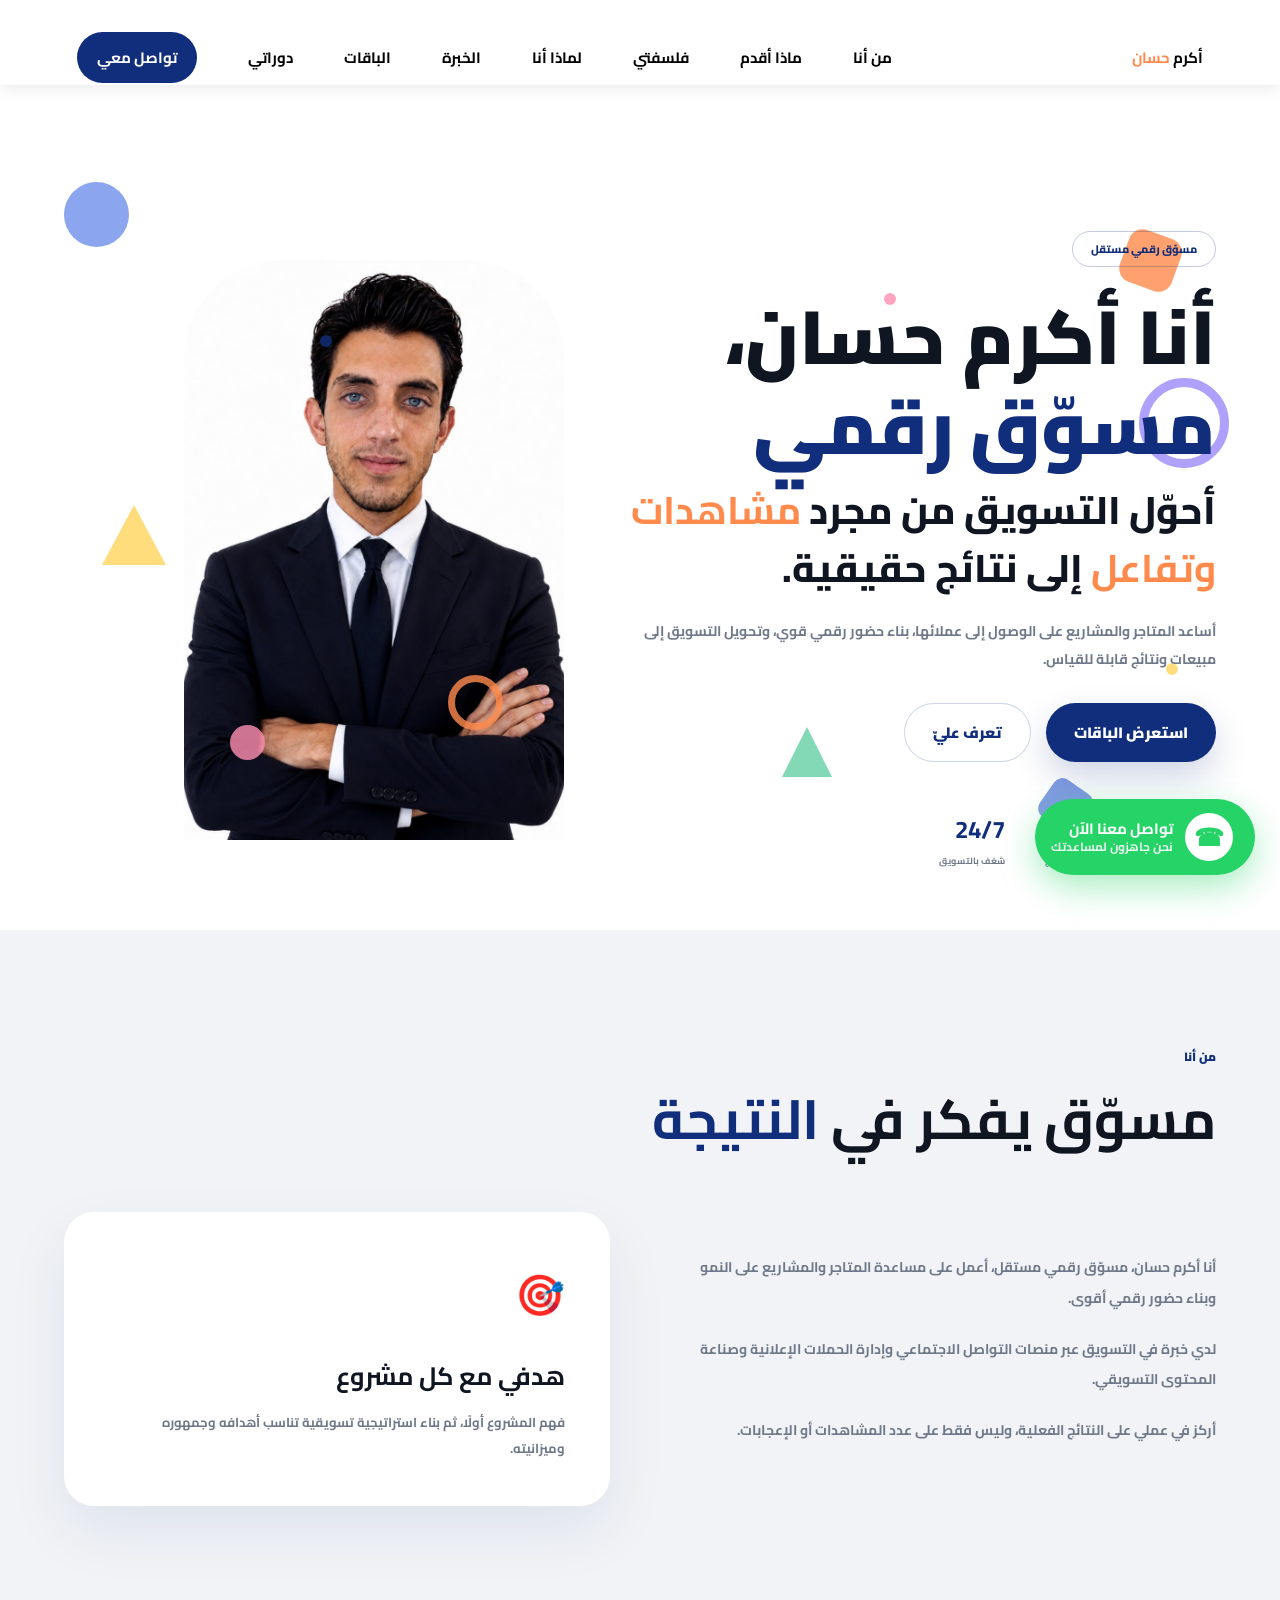
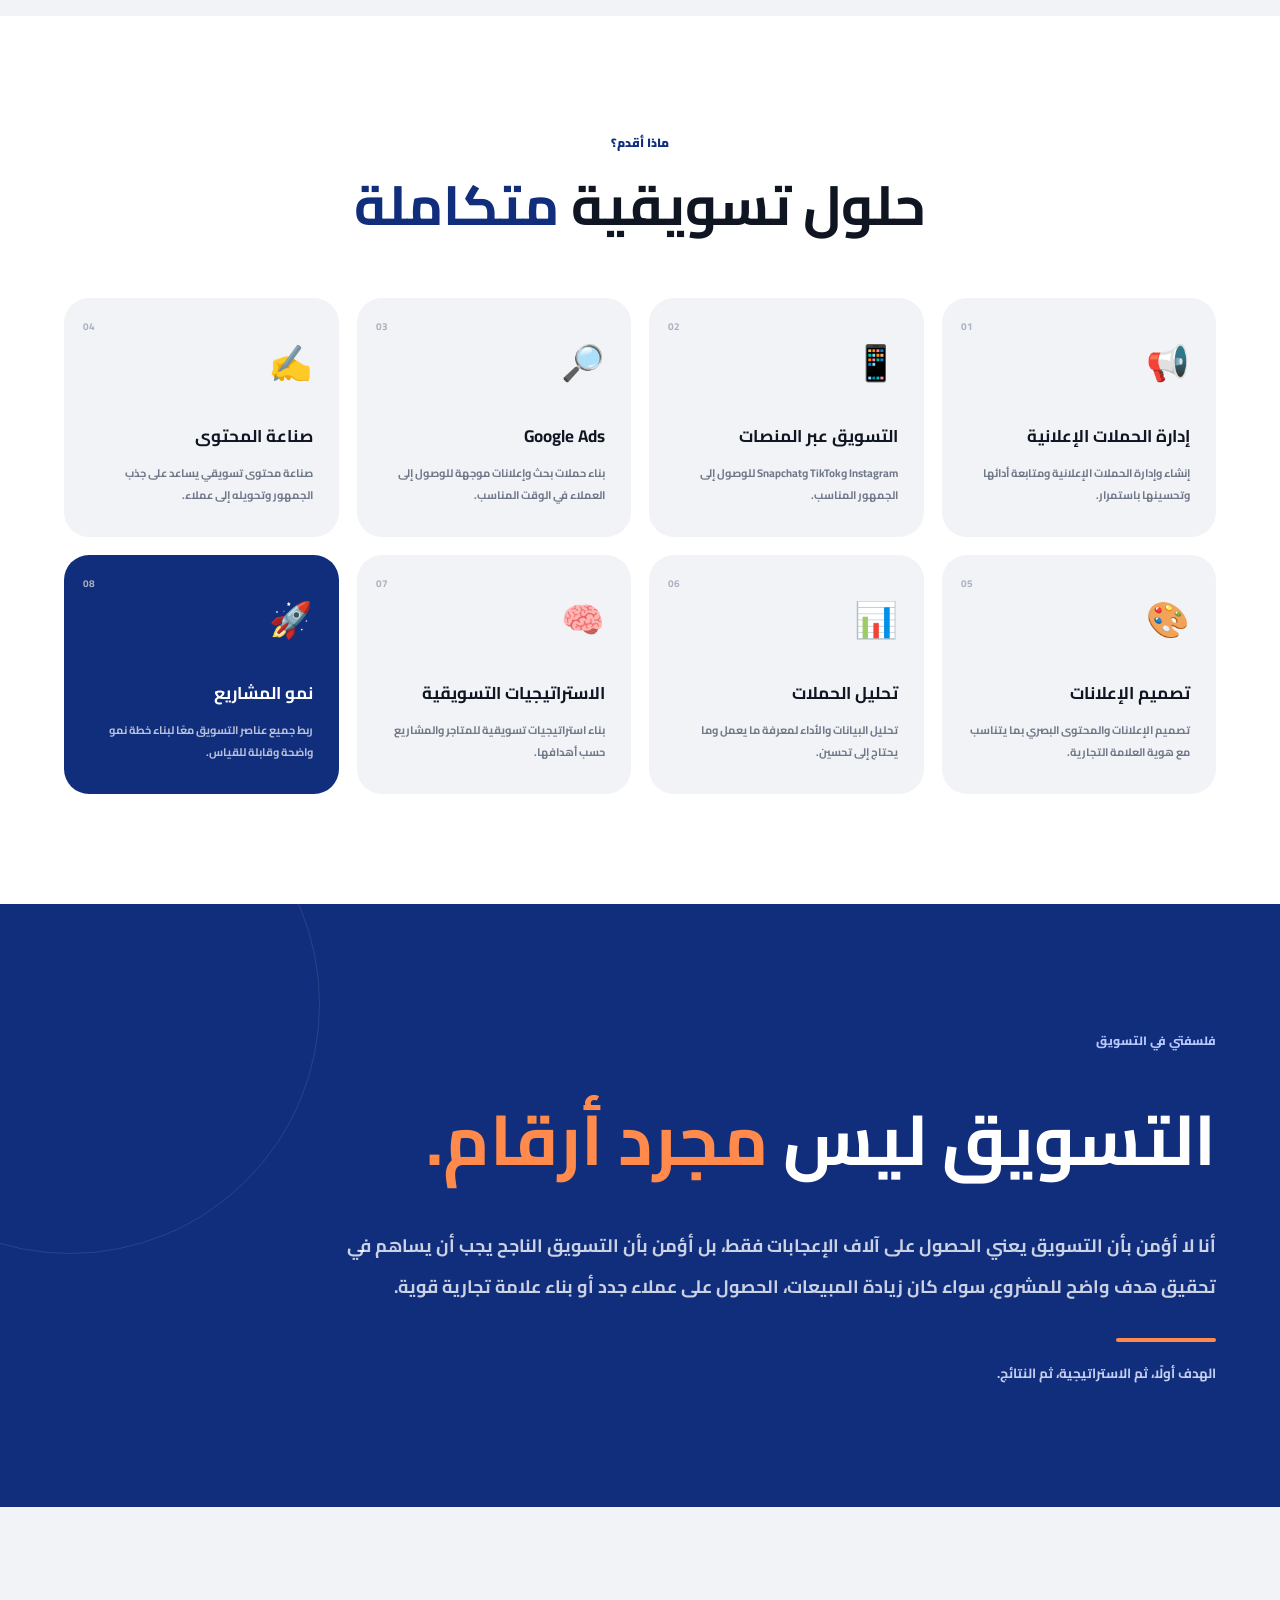
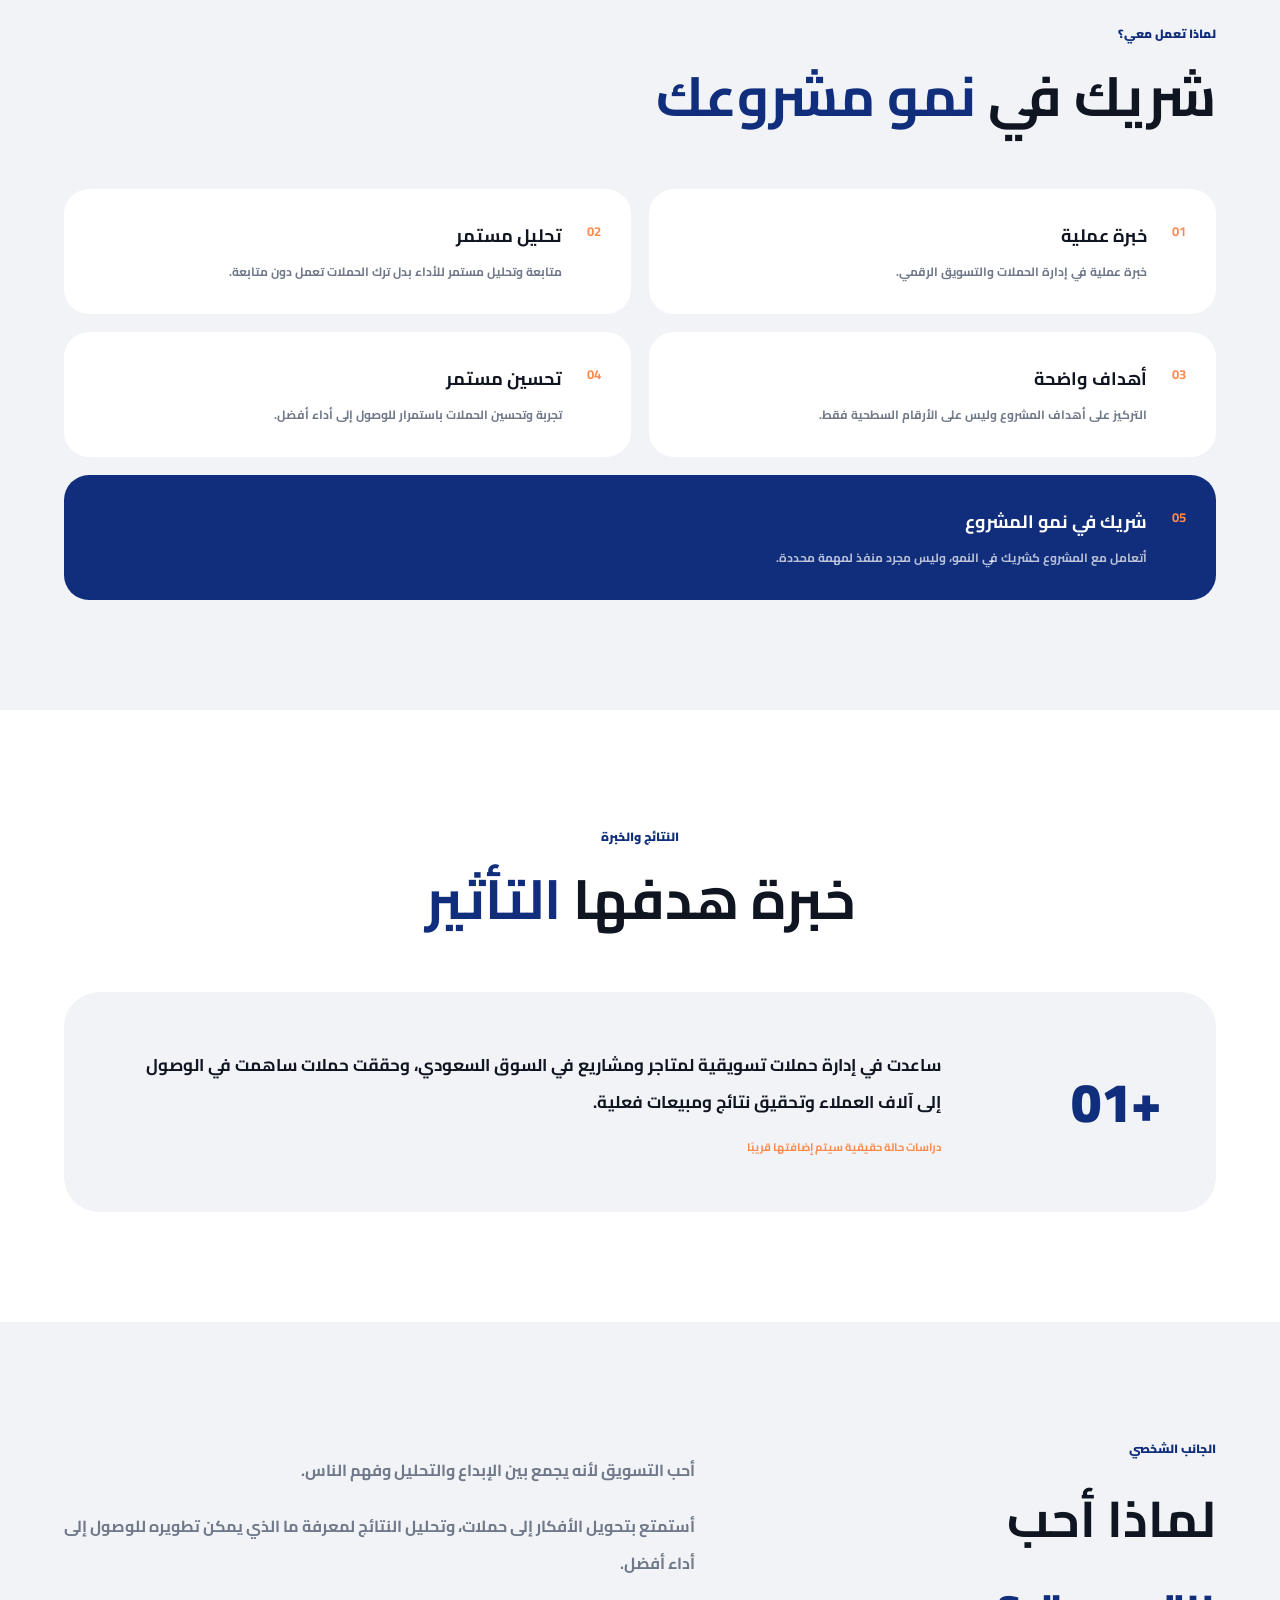
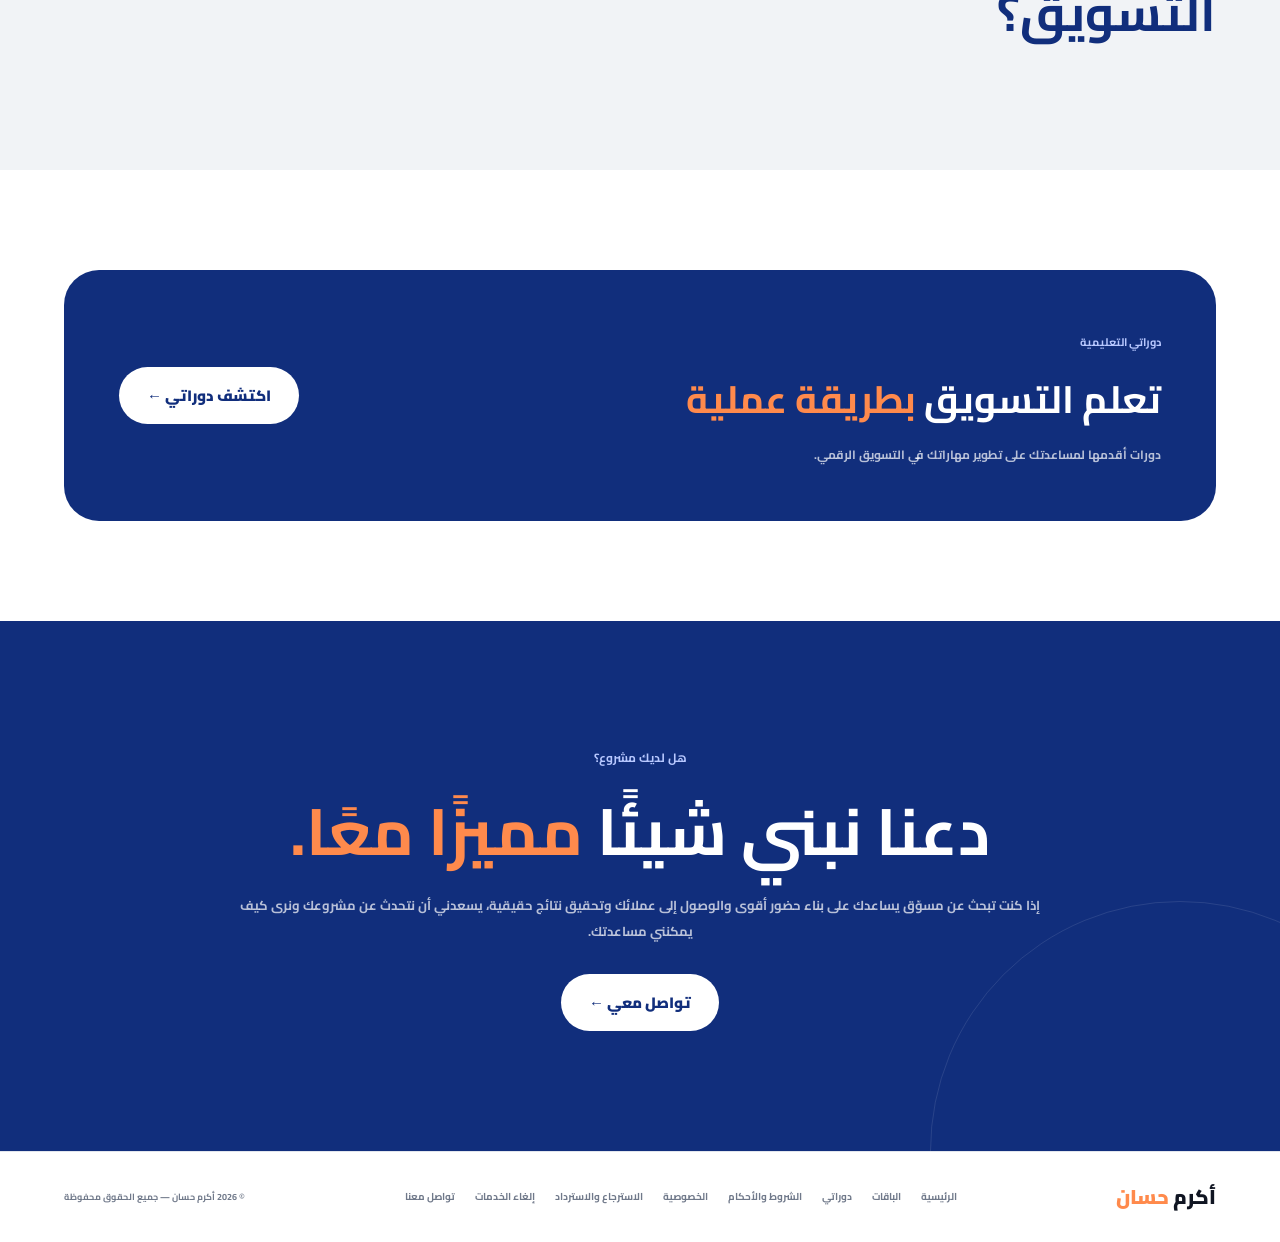
<file: index.html>
<!DOCTYPE html>
<html lang="ar" dir="rtl">

<head>
    <meta charset="UTF-8">
    <meta name="viewport" content="width=device-width, initial-scale=1.0">

    <title>أكرم حسان | مسوّق رقمي</title>

    <link rel="preconnect" href="https://fonts.googleapis.com">
    <link rel="preconnect" href="https://fonts.gstatic.com" crossorigin>

    <link
        href="https://fonts.googleapis.com/css2?family=Cairo:wght@400;500;600;700;800;900&display=swap"
        rel="stylesheet"
    >

    <link rel="stylesheet" href="style.css">
</head>

<body>

<!-- =========================
     HEADER
========================= -->

<header class="header">

    <div class="container nav">

        <a href="index.html" class="logo">
            أكرم <span>حسان</span>
        </a>

        <button class="menu-btn" id="menuBtn">
            ☰
        </button>

        <nav class="nav-links" id="navLinks">

            <a href="#about">من أنا</a>

            <a href="#services">ماذا أقدم</a>

            <a href="#philosophy">فلسفتي</a>

            <a href="#why-me">لماذا أنا</a>

            <a href="#experience">الخبرة</a>

            <a href="packages.html">الباقات</a>

            <a href="courses.html">دوراتي</a>

          <a href="https://wa.me/00970597663982" target="_blank" class="nav-button">
                تواصل معي
            </a>

        </nav>

    </div>

</header>


<!-- =========================
     HERO
========================= -->

<section class="hero">

    <!-- Floating Shapes -->

    <div class="floating-shapes">

        <span class="shape circle blue-circle"></span>

        <span class="shape square orange-square"></span>

        <span class="shape triangle yellow-triangle"></span>

        <span class="shape ring purple-ring"></span>

        <span class="shape circle pink-circle"></span>

        <span class="shape square blue-square"></span>

        <span class="shape triangle green-triangle"></span>

        <span class="shape ring orange-ring"></span>

        <span class="shape dot blue-dot"></span>

        <span class="shape dot pink-dot"></span>

        <span class="shape dot yellow-dot"></span>

    </div>


    <div class="container hero-grid">

        <div class="hero-content">

            <div class="hero-badge">
                مسوّق رقمي مستقل
            </div>

            <h1>
                أنا أكرم حسان،
                <span>مسوّق رقمي</span>
            </h1>

            <h2>
                أحوّل التسويق من مجرد
                <strong>مشاهدات وتفاعل</strong>
                إلى نتائج حقيقية.
            </h2>

            <p>
                أساعد المتاجر والمشاريع على الوصول إلى عملائها،
                بناء حضور رقمي قوي، وتحويل التسويق إلى مبيعات
                ونتائج قابلة للقياس.
            </p>


            <div class="hero-buttons">

                <a href="packages.html" class="btn primary-btn">
                    استعرض الباقات
                </a>

                <a href="#about" class="btn secondary-btn">
                    تعرف عليّ
                </a>

            </div>


            <div class="hero-stats">

                <div>
                    <strong>+4</strong>
                    <span>مجالات تسويقية</span>
                </div>

                <div>
                    <strong>100%</strong>
                    <span>تركيز على النتائج</span>
                </div>

                <div>
                    <strong>24/7</strong>
                    <span>شغف بالتسويق</span>
                </div>

            </div>

        </div>


        <!-- Hero Visual -->

        <!-- REPLACE WITH THIS -->
        <div class="hero-image-container">
<img src="rr.jpg" alt="أكرم حسان" class="hero-img"
    style="width: 100%; max-width: 380px; height: 580px; object-fit: cover; border-radius: 100px 100px 0 0; display: block;">
         
        </div>

    </div>

</section>


<!-- =========================
     ABOUT
========================= -->

<section class="section about" id="about">

    <div class="container">

        <div class="section-title">

            <span>من أنا</span>

            <h2>
                مسوّق يفكر في
                <strong>النتيجة</strong>
            </h2>

        </div>


        <div class="about-grid">

            <div class="about-text">

                <p>
                    أنا أكرم حسان، مسوّق رقمي مستقل،
                    أعمل على مساعدة المتاجر والمشاريع
                    على النمو وبناء حضور رقمي أقوى.
                </p>

                <p>
                    لدي خبرة في التسويق عبر منصات التواصل
                    الاجتماعي وإدارة الحملات الإعلانية
                    وصناعة المحتوى التسويقي.
                </p>

                <p>
                    أركز في عملي على النتائج الفعلية،
                    وليس فقط على عدد المشاهدات أو الإعجابات.
                </p>

            </div>


            <div class="about-card">

                <div class="card-icon">
                    🎯
                </div>

                <h3>
                    هدفي مع كل مشروع
                </h3>

                <p>
                    فهم المشروع أولًا، ثم بناء استراتيجية
                    تسويقية تناسب أهدافه وجمهوره وميزانيته.
                </p>

            </div>

        </div>

    </div>

</section>


<!-- =========================
     SERVICES
========================= -->

<section class="section services" id="services">

    <div class="container">

        <div class="section-title center">

            <span>ماذا أقدم؟</span>

            <h2>
                حلول تسويقية
                <strong>متكاملة</strong>
            </h2>

        </div>


        <div class="services-grid">


            <div class="service-card">

                <div class="service-icon">
                    📢
                </div>

                <span>01</span>

                <h3>
                    إدارة الحملات الإعلانية
                </h3>

                <p>
                    إنشاء وإدارة الحملات الإعلانية
                    ومتابعة أدائها وتحسينها باستمرار.
                </p>

            </div>


            <div class="service-card">

                <div class="service-icon">
                    📱
                </div>

                <span>02</span>

                <h3>
                    التسويق عبر المنصات
                </h3>

                <p>
                    Instagram وTikTok وSnapchat
                    للوصول إلى الجمهور المناسب.
                </p>

            </div>


            <div class="service-card">

                <div class="service-icon">
                    🔎
                </div>

                <span>03</span>

                <h3>
                    Google Ads
                </h3>

                <p>
                    بناء حملات بحث وإعلانات موجهة
                    للوصول إلى العملاء في الوقت المناسب.
                </p>

            </div>


            <div class="service-card">

                <div class="service-icon">
                    ✍️
                </div>

                <span>04</span>

                <h3>
                    صناعة المحتوى
                </h3>

                <p>
                    صناعة محتوى تسويقي يساعد على
                    جذب الجمهور وتحويله إلى عملاء.
                </p>

            </div>


            <div class="service-card">

                <div class="service-icon">
                    🎨
                </div>

                <span>05</span>

                <h3>
                    تصميم الإعلانات
                </h3>

                <p>
                    تصميم الإعلانات والمحتوى البصري
                    بما يتناسب مع هوية العلامة التجارية.
                </p>

            </div>


            <div class="service-card">

                <div class="service-icon">
                    📊
                </div>

                <span>06</span>

                <h3>
                    تحليل الحملات
                </h3>

                <p>
                    تحليل البيانات والأداء لمعرفة
                    ما يعمل وما يحتاج إلى تحسين.
                </p>

            </div>


            <div class="service-card">

                <div class="service-icon">
                    🧠
                </div>

                <span>07</span>

                <h3>
                    الاستراتيجيات التسويقية
                </h3>

                <p>
                    بناء استراتيجيات تسويقية للمتاجر
                    والمشاريع حسب أهدافها.
                </p>

            </div>


            <div class="service-card featured-service">

                <div class="service-icon">
                    🚀
                </div>

                <span>08</span>

                <h3>
                    نمو المشاريع
                </h3>

                <p>
                    ربط جميع عناصر التسويق معًا
                    لبناء خطة نمو واضحة وقابلة للقياس.
                </p>

            </div>

        </div>

    </div>

</section>


<!-- =========================
     PHILOSOPHY
========================= -->

<section class="philosophy" id="philosophy">

    <div class="philosophy-shape"></div>

    <div class="container">

        <div class="philosophy-content">

            <span>
                فلسفتي في التسويق
            </span>

            <h2>
                التسويق ليس
                <strong>مجرد أرقام.</strong>
            </h2>

            <p>
                أنا لا أؤمن بأن التسويق يعني الحصول على آلاف
                الإعجابات فقط، بل أؤمن بأن التسويق الناجح يجب
                أن يساهم في تحقيق هدف واضح للمشروع، سواء كان
                زيادة المبيعات، الحصول على عملاء جدد أو بناء
                علامة تجارية قوية.
            </p>

            <div class="philosophy-line"></div>

            <small>
                الهدف أولًا، ثم الاستراتيجية، ثم النتائج.
            </small>

        </div>

    </div>

</section>


<!-- =========================
     WHY ME
========================= -->

<section class="section why-me" id="why-me">

    <div class="container">

        <div class="section-title">

            <span>لماذا تعمل معي؟</span>

            <h2>
                شريك في
                <strong>نمو مشروعك</strong>
            </h2>

        </div>


        <div class="why-grid">


            <div class="why-card">

                <b>01</b>

                <div>
                    <h3>خبرة عملية</h3>

                    <p>
                        خبرة عملية في إدارة الحملات
                        والتسويق الرقمي.
                    </p>
                </div>

            </div>


            <div class="why-card">

                <b>02</b>

                <div>
                    <h3>تحليل مستمر</h3>

                    <p>
                        متابعة وتحليل مستمر للأداء
                        بدل ترك الحملات تعمل دون متابعة.
                    </p>
                </div>

            </div>


            <div class="why-card">

                <b>03</b>

                <div>
                    <h3>أهداف واضحة</h3>

                    <p>
                        التركيز على أهداف المشروع
                        وليس على الأرقام السطحية فقط.
                    </p>
                </div>

            </div>


            <div class="why-card">

                <b>04</b>

                <div>
                    <h3>تحسين مستمر</h3>

                    <p>
                        تجربة وتحسين الحملات باستمرار
                        للوصول إلى أداء أفضل.
                    </p>

                </div>

            </div>


            <div class="why-card large-why">

                <b>05</b>

                <div>

                    <h3>
                        شريك في نمو المشروع
                    </h3>

                    <p>
                        أتعامل مع المشروع كشريك في النمو،
                        وليس مجرد منفذ لمهمة محددة.
                    </p>

                </div>

            </div>

        </div>

    </div>

</section>


<!-- =========================
     EXPERIENCE
========================= -->

<section class="section experience" id="experience">

    <div class="container">

        <div class="section-title center">

            <span>النتائج والخبرة</span>

            <h2>
                خبرة هدفها
                <strong>التأثير</strong>
            </h2>

        </div>


        <div class="experience-card">

            <div class="experience-number">
                +01
            </div>

            <div>

                <p>
                    ساعدت في إدارة حملات تسويقية لمتاجر
                    ومشاريع في السوق السعودي، وحققت حملات
                    ساهمت في الوصول إلى آلاف العملاء وتحقيق
                    نتائج ومبيعات فعلية.
                </p>

                <span>
                    دراسات حالة حقيقية سيتم إضافتها قريبًا
                </span>

            </div>

        </div>

    </div>

</section>


<!-- =========================
     PERSONAL
========================= -->

<section class="section personal">

    <div class="container personal-grid">

        <div class="personal-title">

            <span>
                الجانب الشخصي
            </span>

            <h2>
                لماذا أحب
                <strong>التسويق؟</strong>
            </h2>

        </div>


        <div class="personal-text">

            <p>
                أحب التسويق لأنه يجمع بين الإبداع والتحليل
                وفهم الناس.
            </p>

            <p>
                أستمتع بتحويل الأفكار إلى حملات، وتحليل
                النتائج لمعرفة ما الذي يمكن تطويره للوصول
                إلى أداء أفضل.
            </p>

        </div>

    </div>

</section>


<!-- =========================
     COURSES PREVIEW
========================= -->

<section class="courses-preview">

    <div class="container">

        <div class="preview-inner">

            <div>

                <span>
                    دوراتي التعليمية
                </span>

                <h2>
                    تعلم التسويق
                    <strong>بطريقة عملية</strong>
                </h2>

                <p>
                    دورات أقدمها لمساعدتك على تطوير
                    مهاراتك في التسويق الرقمي.
                </p>

            </div>


            <a href="courses.html" class="btn white-btn">
                اكتشف دوراتي
                ←
            </a>

        </div>

    </div>

</section>


<!-- =========================
     CONTACT
========================= -->

<section class="contact" id="contact">

    <div class="contact-shape"></div>

    <div class="container">

        <div class="contact-content">

            <span>
                هل لديك مشروع؟
            </span>

            <h2>
                دعنا نبني شيئًا
                <strong>مميزًا معًا.</strong>
            </h2>

            <p>
                إذا كنت تبحث عن مسوّق يساعدك على بناء حضور
                أقوى والوصول إلى عملائك وتحقيق نتائج حقيقية،
                يسعدني أن نتحدث عن مشروعك ونرى كيف يمكنني
                مساعدتك.
            </p>

<a href="https://wa.me/00970597663982" target="_blank" class="btn white-btn">
                تواصل معي
                ←
            </a>

        </div>

    </div>

</section>


<!-- =========================
     FOOTER
========================= -->

<footer>

    <div class="container footer">

        <div class="footer-logo">
            أكرم <span>حسان</span>
        </div>

        <div class="footer-links"><a href="index.html">الرئيسية</a><a href="packages.html">الباقات</a><a href="courses.html">دوراتي</a><a href="terms.html">الشروط والأحكام</a><a href="privacy.html">الخصوصية</a><a href="refund.html">الاسترجاع والاسترداد</a><a href="cancellation.html">إلغاء الخدمات</a><a href="contact.html">تواصل معنا</a></div>

        <p>
            © 2026 أكرم حسان — جميع الحقوق محفوظة
        </p>

    </div>

</footer>


<script src="script.js"></script>
<a 
  href="https://wa.me/970597663982?text=مرحبًا،%20أرغب%20في%20الاستفسار%20عن%20خدماتكم"
  target="_blank"
  class="whatsapp-float"
  aria-label="تواصل معنا عبر واتساب"
>
    <span class="whatsapp-icon">☎</span>

    <span class="whatsapp-text">
        <strong>تواصل معنا الآن</strong>
        <small>نحن جاهزون لمساعدتك</small>
    </span>
</a>
</body>
</html>
</file>
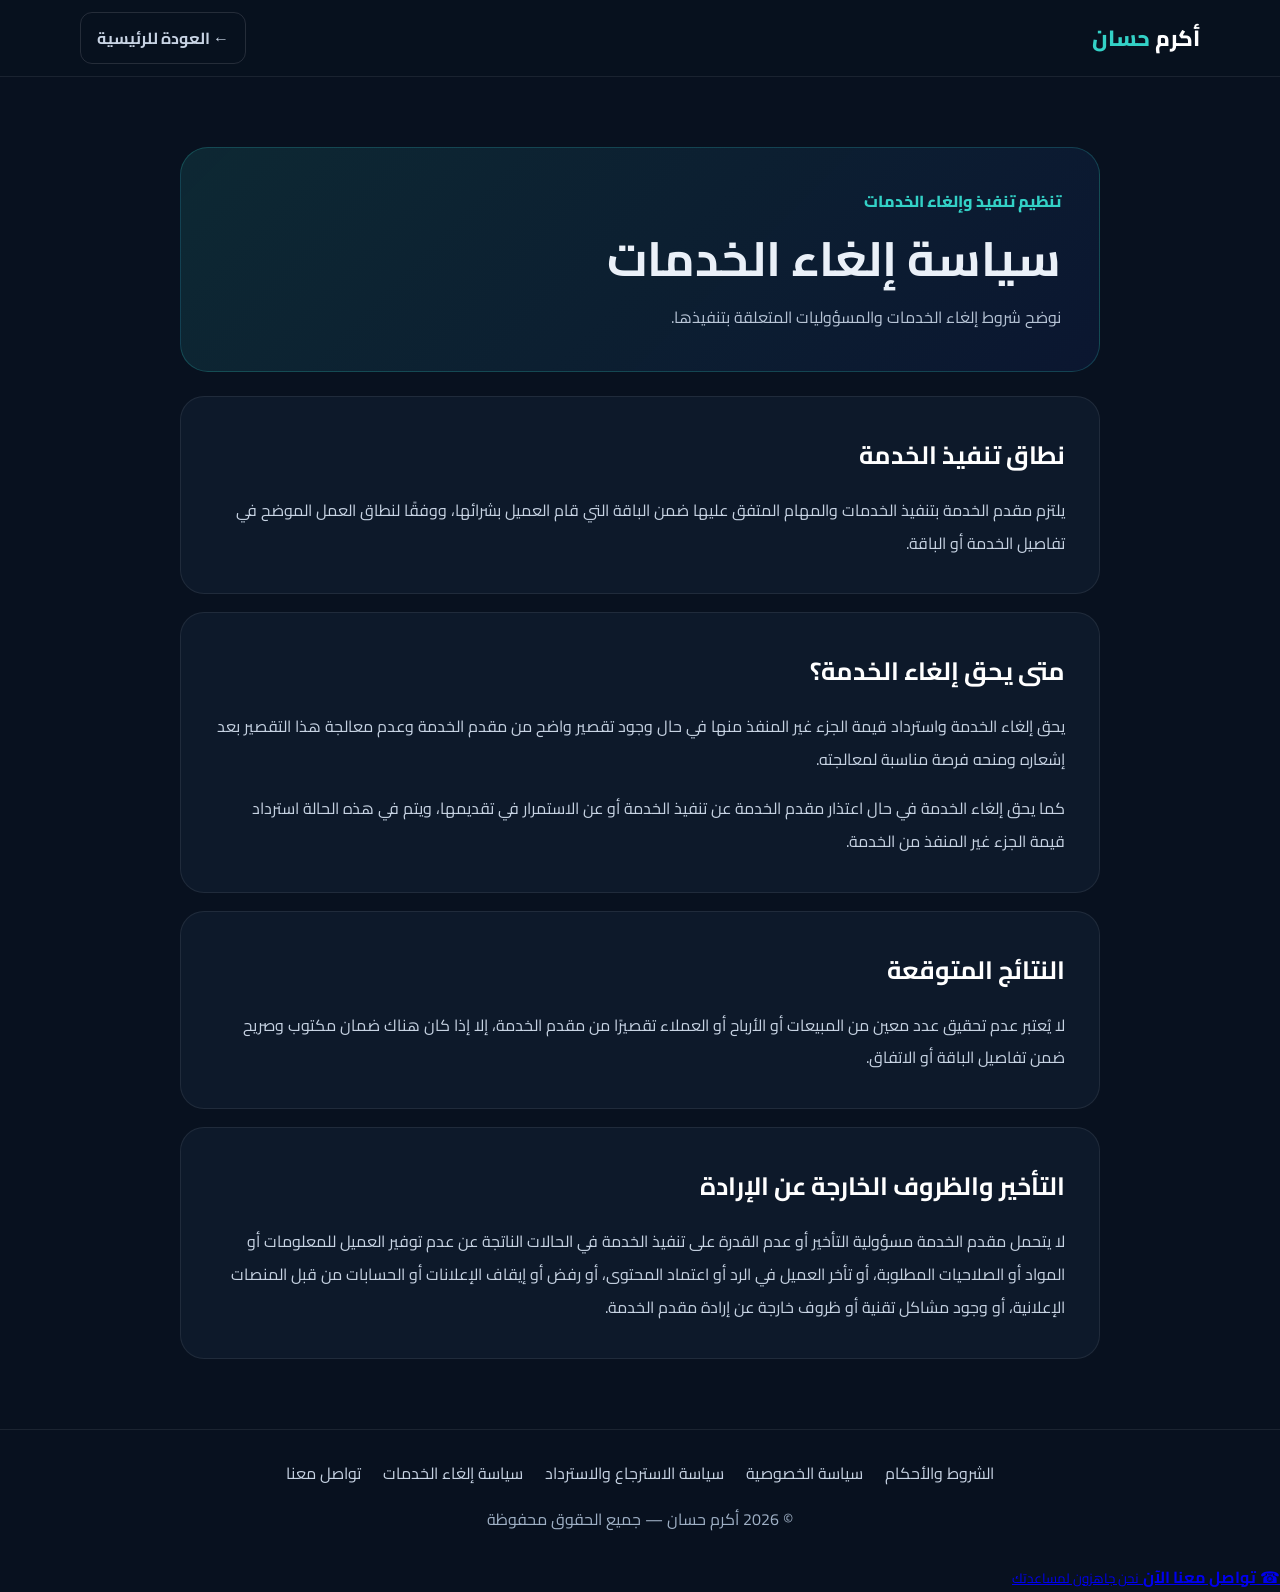
<file: cancellation.html>
<!DOCTYPE html>
<html lang="ar" dir="rtl">
<head>
<meta charset="UTF-8">
<meta name="viewport" content="width=device-width, initial-scale=1.0">
<title>سياسة إلغاء الخدمات | أكرم حسان</title>
<link rel="stylesheet" href="policy.css">
</head>
<body>
<header class="policy-header"><nav class="policy-nav"><a class="brand" href="index.html">أكرم <span>حسان</span></a><a class="back-link" href="index.html">← العودة للرئيسية</a></nav></header>
<main class="policy-main">
<section class="policy-hero"><span>تنظيم تنفيذ وإلغاء الخدمات</span><h1>سياسة إلغاء الخدمات</h1><p>نوضح شروط إلغاء الخدمات والمسؤوليات المتعلقة بتنفيذها.</p></section>
<section class="policy-card"><h2>نطاق تنفيذ الخدمة</h2><p>يلتزم مقدم الخدمة بتنفيذ الخدمات والمهام المتفق عليها ضمن الباقة التي قام العميل بشرائها، ووفقًا لنطاق العمل الموضح في تفاصيل الخدمة أو الباقة.</p></section>
<section class="policy-card"><h2>متى يحق إلغاء الخدمة؟</h2><p>يحق إلغاء الخدمة واسترداد قيمة الجزء غير المنفذ منها في حال وجود تقصير واضح من مقدم الخدمة وعدم معالجة هذا التقصير بعد إشعاره ومنحه فرصة مناسبة لمعالجته.</p><p>كما يحق إلغاء الخدمة في حال اعتذار مقدم الخدمة عن تنفيذ الخدمة أو عن الاستمرار في تقديمها، ويتم في هذه الحالة استرداد قيمة الجزء غير المنفذ من الخدمة.</p></section>
<section class="policy-card"><h2>النتائج المتوقعة</h2><p>لا يُعتبر عدم تحقيق عدد معين من المبيعات أو الأرباح أو العملاء تقصيرًا من مقدم الخدمة، إلا إذا كان هناك ضمان مكتوب وصريح ضمن تفاصيل الباقة أو الاتفاق.</p></section>
<section class="policy-card"><h2>التأخير والظروف الخارجة عن الإرادة</h2><p>لا يتحمل مقدم الخدمة مسؤولية التأخير أو عدم القدرة على تنفيذ الخدمة في الحالات الناتجة عن عدم توفير العميل للمعلومات أو المواد أو الصلاحيات المطلوبة، أو تأخر العميل في الرد أو اعتماد المحتوى، أو رفض أو إيقاف الإعلانات أو الحسابات من قبل المنصات الإعلانية، أو وجود مشاكل تقنية أو ظروف خارجة عن إرادة مقدم الخدمة.</p></section>
</main>
<footer class="policy-footer">
    <div class="links">
        <a href="terms.html">الشروط والأحكام</a>
        <a href="privacy.html">سياسة الخصوصية</a>
        <a href="refund.html">سياسة الاسترجاع والاسترداد</a>
        <a href="cancellation.html">سياسة إلغاء الخدمات</a>
        <a href="contact.html">تواصل معنا</a>
    </div>
    <div>© 2026 أكرم حسان — جميع الحقوق محفوظة</div>
</footer>
    <a 
  href="https://wa.me/970597663982?text=مرحبًا،%20أرغب%20في%20الاستفسار%20عن%20خدماتكم"
  target="_blank"
  class="whatsapp-float"
  aria-label="تواصل معنا عبر واتساب"
>
    <span class="whatsapp-icon">☎</span>

    <span class="whatsapp-text">
        <strong>تواصل معنا الآن</strong>
        <small>نحن جاهزون لمساعدتك</small>
    </span>
</a>
</body>
</html>
</file>
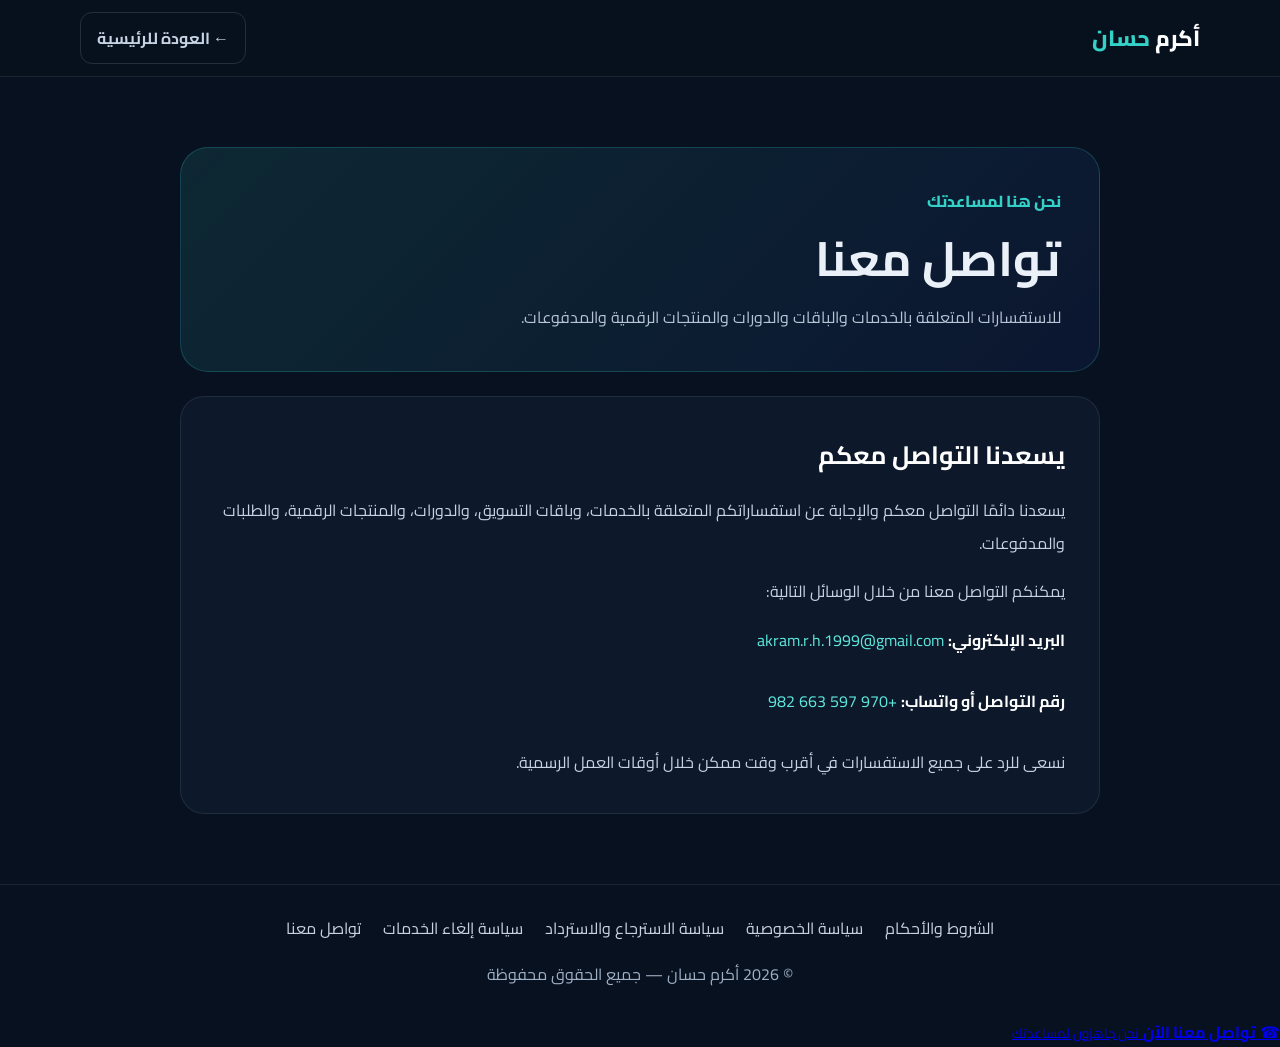
<file: contact.html>
<!DOCTYPE html>
<html lang="ar" dir="rtl">
<head>
<meta charset="UTF-8">
<meta name="viewport" content="width=device-width, initial-scale=1.0">
<title>تواصل معنا | أكرم حسان</title>
<link rel="stylesheet" href="policy.css">
</head>
<body>
<header class="policy-header"><nav class="policy-nav"><a class="brand" href="index.html">أكرم <span>حسان</span></a><a class="back-link" href="index.html">← العودة للرئيسية</a></nav></header>
<main class="policy-main">
<section class="policy-hero"><span>نحن هنا لمساعدتك</span><h1>تواصل معنا</h1><p>للاستفسارات المتعلقة بالخدمات والباقات والدورات والمنتجات الرقمية والمدفوعات.</p></section>
<section class="policy-card"><h2>يسعدنا التواصل معكم</h2><p>يسعدنا دائمًا التواصل معكم والإجابة عن استفساراتكم المتعلقة بالخدمات، وباقات التسويق، والدورات، والمنتجات الرقمية، والطلبات والمدفوعات.</p><p>يمكنكم التواصل معنا من خلال الوسائل التالية:</p><div class="contact-box"><p><strong>البريد الإلكتروني:</strong> <a href="mailto:akram.r.h.1999@gmail.com">akram.r.h.1999@gmail.com</a></p><p><strong>رقم التواصل أو واتساب:</strong> <a href="https://wa.me/970597663982" target="_blank" rel="noopener">+970 597 663 982</a></p><p>نسعى للرد على جميع الاستفسارات في أقرب وقت ممكن خلال أوقات العمل الرسمية.</p></div></section>
</main>
<footer class="policy-footer">
    <div class="links">
        <a href="terms.html">الشروط والأحكام</a>
        <a href="privacy.html">سياسة الخصوصية</a>
        <a href="refund.html">سياسة الاسترجاع والاسترداد</a>
        <a href="cancellation.html">سياسة إلغاء الخدمات</a>
        <a href="contact.html">تواصل معنا</a>
    </div>
    <div>© 2026 أكرم حسان — جميع الحقوق محفوظة</div>
</footer>
    <a 
  href="https://wa.me/970597663982?text=مرحبًا،%20أرغب%20في%20الاستفسار%20عن%20خدماتكم"
  target="_blank"
  class="whatsapp-float"
  aria-label="تواصل معنا عبر واتساب"
>
    <span class="whatsapp-icon">☎</span>

    <span class="whatsapp-text">
        <strong>تواصل معنا الآن</strong>
        <small>نحن جاهزون لمساعدتك</small>
    </span>
</a>
</body>
</html>
</file>
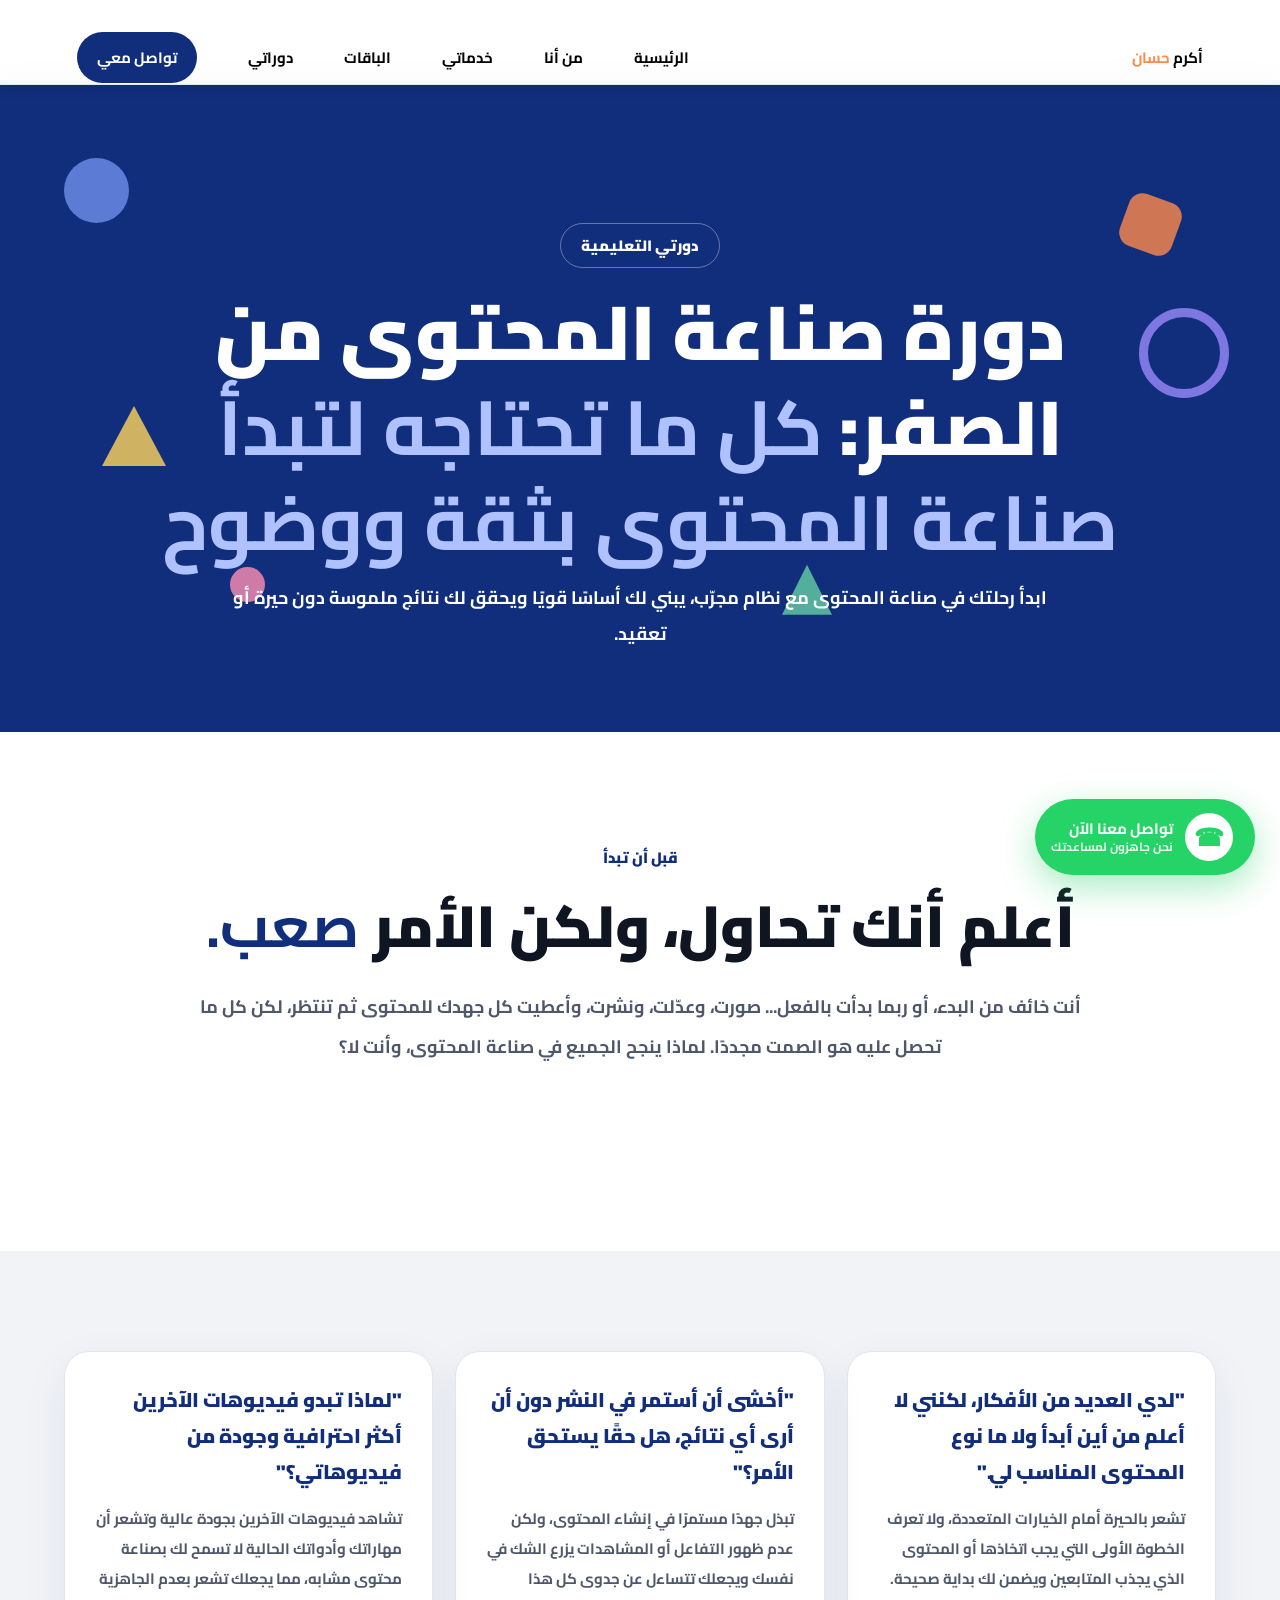
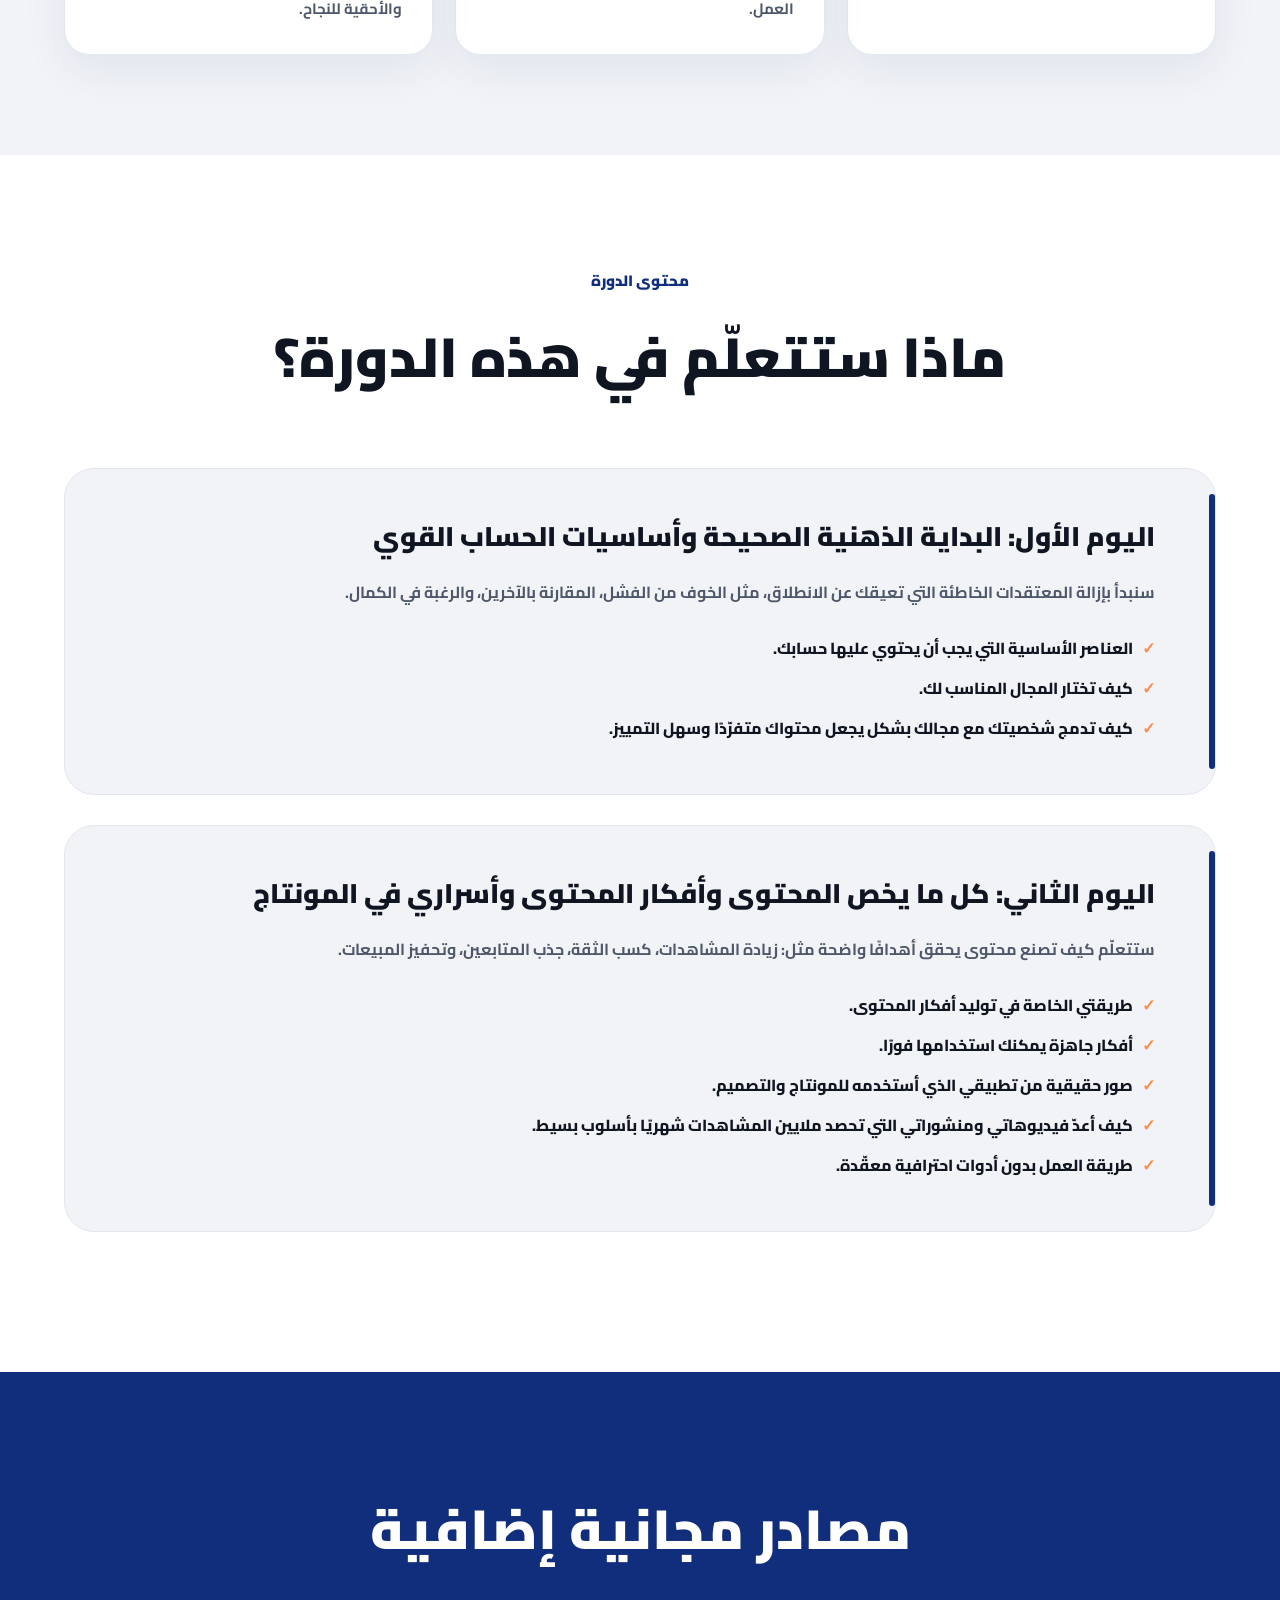
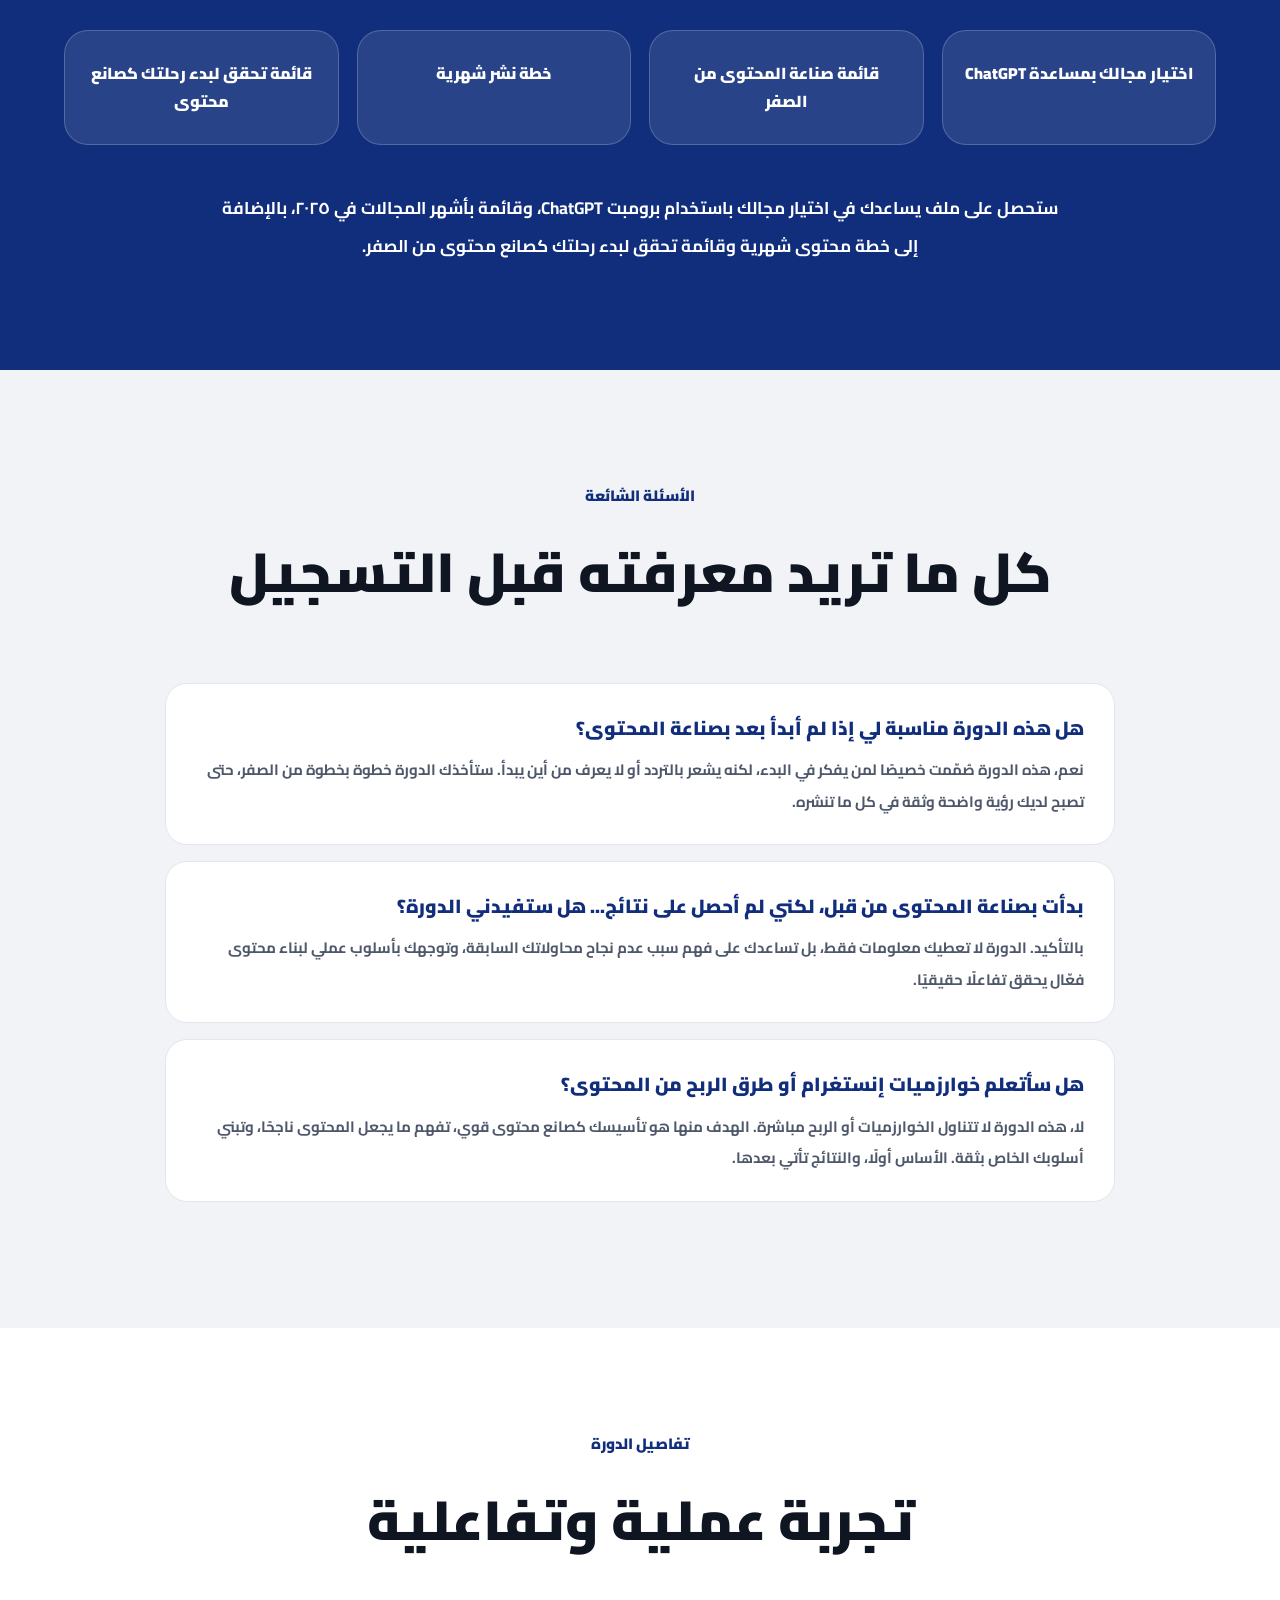
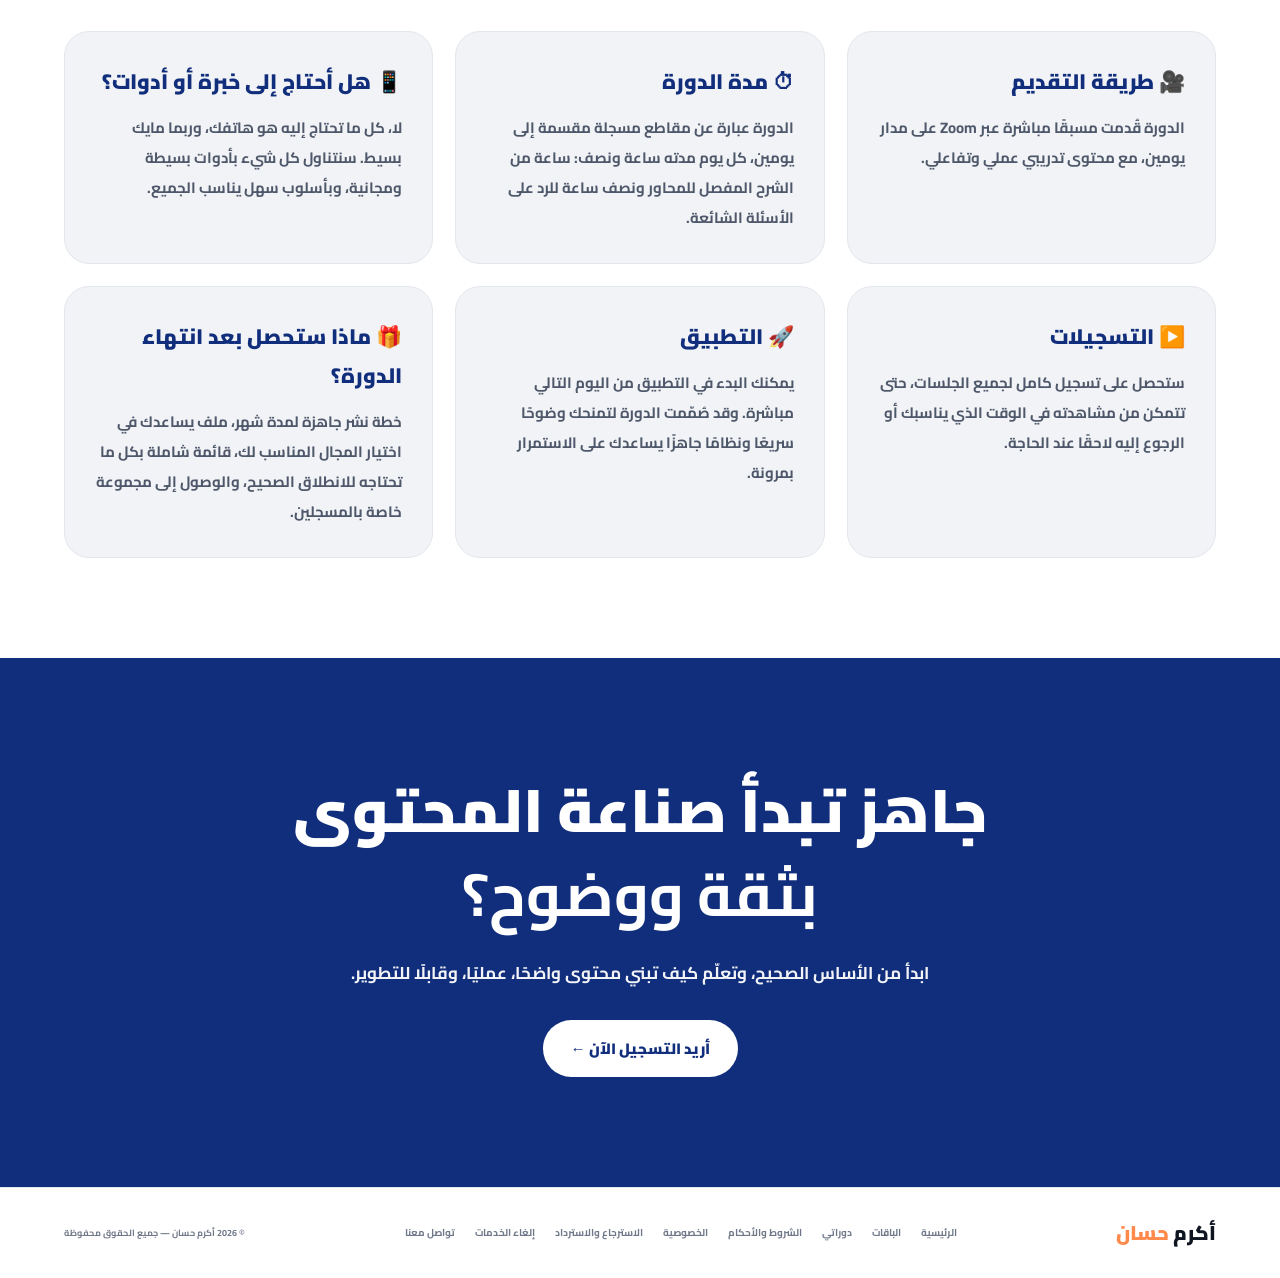
<file: courses.html>
<!DOCTYPE html>
<html lang="ar" dir="rtl">
<head>
<meta charset="UTF-8">
<meta name="viewport" content="width=device-width, initial-scale=1.0">
<title>دورة صناعة المحتوى من الصفر | أكرم حسان</title>
<link rel="preconnect" href="https://fonts.googleapis.com">
<link rel="preconnect" href="https://fonts.gstatic.com" crossorigin>
<link href="https://fonts.googleapis.com/css2?family=Cairo:wght@400;500;600;700;800;900&display=swap" rel="stylesheet">
<link rel="stylesheet" href="style.css">
</head>
<body>

<header class="header inner-header">
<div class="container nav">
<a href="index.html" class="logo">أكرم <span>حسان</span></a>
<button class="menu-btn" id="menuBtn">☰</button>
<nav class="nav-links" id="navLinks">
<a href="index.html">الرئيسية</a><a href="index.html#about">من أنا</a>
<a href="index.html#services">خدماتي</a><a href="packages.html">الباقات</a>
<a href="courses.html" class="active">دوراتي</a>
<a href="index.html#contact" class="nav-button">تواصل معي</a>
</nav>
</div>
</header>

<section class="page-hero courses-page">
<div class="floating-shapes">
<span class="shape circle blue-circle"></span><span class="shape square orange-square"></span>
<span class="shape triangle yellow-triangle"></span><span class="shape ring purple-ring"></span>
<span class="shape circle pink-circle"></span><span class="shape triangle green-triangle"></span>
</div>
<span>دورتي التعليمية</span>
<h1>دورة صناعة المحتوى من الصفر: <strong>كل ما تحتاجه لتبدأ صناعة المحتوى بثقة ووضوح</strong></h1>
<p>ابدأ رحلتك في صناعة المحتوى مع نظام مجرّب، يبني لك أساسًا قويًا ويحقق لك نتائج ملموسة دون حيرة أو تعقيد.</p>
</section>

<section class="course-sales">
<div class="container">
<div class="sales-intro">
<span class="eyebrow">قبل أن تبدأ</span>
<h2>أعلم أنك تحاول، ولكن الأمر <strong>صعب.</strong></h2>
<p>أنت خائف من البدء، أو ربما بدأت بالفعل... صورت، وعدّلت، ونشرت، وأعطيت كل جهدك للمحتوى ثم تنتظر، لكن كل ما تحصل عليه هو الصمت مجددًا. لماذا ينجح الجميع في صناعة المحتوى، وأنت لا؟</p>
</div>
</div>
</section>

<section class="problem-section">
<div class="container"><div class="problem-grid">
<article class="problem-card"><div class="quote">"لدي العديد من الأفكار، لكنني لا أعلم من أين أبدأ ولا ما نوع المحتوى المناسب لي."</div><p>تشعر بالحيرة أمام الخيارات المتعددة، ولا تعرف الخطوة الأولى التي يجب اتخاذها أو المحتوى الذي يجذب المتابعين ويضمن لك بداية صحيحة.</p></article>
<article class="problem-card"><div class="quote">"أخشى أن أستمر في النشر دون أن أرى أي نتائج، هل حقًا يستحق الأمر؟"</div><p>تبذل جهدًا مستمرًا في إنشاء المحتوى، ولكن عدم ظهور التفاعل أو المشاهدات يزرع الشك في نفسك ويجعلك تتساءل عن جدوى كل هذا العمل.</p></article>
<article class="problem-card"><div class="quote">"لماذا تبدو فيديوهات الآخرين أكثر احترافية وجودة من فيديوهاتي؟"</div><p>تشاهد فيديوهات الآخرين بجودة عالية وتشعر أن مهاراتك وأدواتك الحالية لا تسمح لك بصناعة محتوى مشابه، مما يجعلك تشعر بعدم الجاهزية والأحقية للنجاح.</p></article>
</div></div>
</section>

<section class="learning-section">
<div class="container">
<div class="learning-title"><span>محتوى الدورة</span><h2>ماذا ستتعلّم في هذه الدورة؟</h2></div>

<div class="learning-day">
<h3>اليوم الأول: البداية الذهنية الصحيحة وأساسيات الحساب القوي</h3>
<p>سنبدأ بإزالة المعتقدات الخاطئة التي تعيقك عن الانطلاق، مثل الخوف من الفشل، المقارنة بالآخرين، والرغبة في الكمال.</p>
<ul>
<li>العناصر الأساسية التي يجب أن يحتوي عليها حسابك.</li>
<li>كيف تختار المجال المناسب لك.</li>
<li>كيف تدمج شخصيتك مع مجالك بشكل يجعل محتواك متفرّدًا وسهل التمييز.</li>
</ul>
</div>

<div class="learning-day">
<h3>اليوم الثاني: كل ما يخص المحتوى وأفكار المحتوى وأسراري في المونتاج</h3>
<p>ستتعلّم كيف تصنع محتوى يحقق أهدافًا واضحة مثل: زيادة المشاهدات، كسب الثقة، جذب المتابعين، وتحفيز المبيعات.</p>
<ul>
<li>طريقتي الخاصة في توليد أفكار المحتوى.</li>
<li>أفكار جاهزة يمكنك استخدامها فورًا.</li>
<li>صور حقيقية من تطبيقي الذي أستخدمه للمونتاج والتصميم.</li>
<li>كيف أعدّ فيديوهاتي ومنشوراتي التي تحصد ملايين المشاهدات شهريًا بأسلوب بسيط.</li>
<li>طريقة العمل بدون أدوات احترافية معقّدة.</li>
</ul>
</div>
</div>
</section>

<section class="resources-section">
<div class="container">
<div class="resources-title"><h2>مصادر مجانية إضافية</h2></div>
<div class="resources-grid">
<div class="resource-card"><strong>اختيار مجالك بمساعدة ChatGPT</strong></div>
<div class="resource-card"><strong>قائمة صناعة المحتوى من الصفر</strong></div>
<div class="resource-card"><strong>خطة نشر شهرية</strong></div>
<div class="resource-card"><strong>قائمة تحقق لبدء رحلتك كصانع محتوى</strong></div>
</div>
<p style="max-width:850px;margin:45px auto 0;text-align:center;font-size:17px;font-weight:700;line-height:2.2;color:#fff;">ستحصل على ملف يساعدك في اختيار مجالك باستخدام برومبت ChatGPT، وقائمة بأشهر المجالات في ٢٠٢٥، بالإضافة إلى خطة محتوى شهرية وقائمة تحقق لبدء رحلتك كصانع محتوى من الصفر.</p>
</div>
</section>

<section class="faq-section">
<div class="container">
<div class="learning-title"><span>الأسئلة الشائعة</span><h2>كل ما تريد معرفته قبل التسجيل</h2></div>
<div class="faq-list">
<article class="faq-item"><h3>هل هذه الدورة مناسبة لي إذا لم أبدأ بعد بصناعة المحتوى؟</h3><p>نعم، هذه الدورة صُمّمت خصيصًا لمن يفكر في البدء، لكنه يشعر بالتردد أو لا يعرف من أين يبدأ. ستأخذك الدورة خطوة بخطوة من الصفر، حتى تصبح لديك رؤية واضحة وثقة في كل ما تنشره.</p></article>
<article class="faq-item"><h3>بدأت بصناعة المحتوى من قبل، لكني لم أحصل على نتائج... هل ستفيدني الدورة؟</h3><p>بالتأكيد. الدورة لا تعطيك معلومات فقط، بل تساعدك على فهم سبب عدم نجاح محاولاتك السابقة، وتوجهك بأسلوب عملي لبناء محتوى فعّال يحقق تفاعلًا حقيقيًا.</p></article>
<article class="faq-item"><h3>هل سأتعلم خوارزميات إنستغرام أو طرق الربح من المحتوى؟</h3><p>لا، هذه الدورة لا تتناول الخوارزميات أو الربح مباشرة. الهدف منها هو تأسيسك كصانع محتوى قوي، تفهم ما يجعل المحتوى ناجحًا، وتبني أسلوبك الخاص بثقة. الأساس أولًا، والنتائج تأتي بعدها.</p></article>
</div>
</div>
</section>

<section class="course-details">
<div class="container">
<div class="learning-title"><span>تفاصيل الدورة</span><h2>تجربة عملية وتفاعلية</h2></div>
<div class="details-grid">
<div class="detail-box"><h3>🎥 طريقة التقديم</h3><p>الدورة قُدمت مسبقًا مباشرة عبر Zoom على مدار يومين، مع محتوى تدريبي عملي وتفاعلي.</p></div>
<div class="detail-box"><h3>⏱ مدة الدورة</h3><p>الدورة عبارة عن مقاطع مسجلة مقسمة إلى يومين، كل يوم مدته ساعة ونصف: ساعة من الشرح المفصل للمحاور ونصف ساعة للرد على الأسئلة الشائعة.</p></div>
<div class="detail-box"><h3>📱 هل أحتاج إلى خبرة أو أدوات؟</h3><p>لا، كل ما تحتاج إليه هو هاتفك، وربما مايك بسيط. سنتناول كل شيء بأدوات بسيطة ومجانية، وبأسلوب سهل يناسب الجميع.</p></div>
<div class="detail-box"><h3>▶️ التسجيلات</h3><p>ستحصل على تسجيل كامل لجميع الجلسات، حتى تتمكن من مشاهدته في الوقت الذي يناسبك أو الرجوع إليه لاحقًا عند الحاجة.</p></div>
<div class="detail-box"><h3>🚀 التطبيق</h3><p>يمكنك البدء في التطبيق من اليوم التالي مباشرة. وقد صُمّمت الدورة لتمنحك وضوحًا سريعًا ونظامًا جاهزًا يساعدك على الاستمرار بمرونة.</p></div>
<div class="detail-box"><h3>🎁 ماذا ستحصل بعد انتهاء الدورة؟</h3><p>خطة نشر جاهزة لمدة شهر، ملف يساعدك في اختيار المجال المناسب لك، قائمة شاملة بكل ما تحتاجه للانطلاق الصحيح، والوصول إلى مجموعة خاصة بالمسجلين.</p></div>
</div>
</div>
</section>

<section class="final-course-cta">
<div class="container">
<h2>جاهز تبدأ صناعة المحتوى<br><strong>بثقة ووضوح؟</strong></h2>
<p>ابدأ من الأساس الصحيح، وتعلّم كيف تبني محتوى واضحًا، عمليًا، وقابلًا للتطوير.</p>
<a href="index.html#contact" class="btn white-btn">أريد التسجيل الآن ←</a>
</div>
</section>

<footer>
<div class="container footer">
<div class="footer-logo">أكرم <span>حسان</span></div>
<div class="footer-links"><a href="index.html">الرئيسية</a><a href="packages.html">الباقات</a><a href="courses.html">دوراتي</a><a href="terms.html">الشروط والأحكام</a><a href="privacy.html">الخصوصية</a><a href="refund.html">الاسترجاع والاسترداد</a><a href="cancellation.html">إلغاء الخدمات</a><a href="contact.html">تواصل معنا</a></div>
<p>© 2026 أكرم حسان — جميع الحقوق محفوظة</p>
</div>
</footer>
<script src="script.js"></script>
  <a 
  href="https://wa.me/970597663982?text=مرحبًا،%20أرغب%20في%20الاستفسار%20عن%20خدماتكم"
  target="_blank"
  class="whatsapp-float"
  aria-label="تواصل معنا عبر واتساب"
>
    <span class="whatsapp-icon">☎</span>

    <span class="whatsapp-text">
        <strong>تواصل معنا الآن</strong>
        <small>نحن جاهزون لمساعدتك</small>
    </span>
</a>
</body>
</html>
</file>
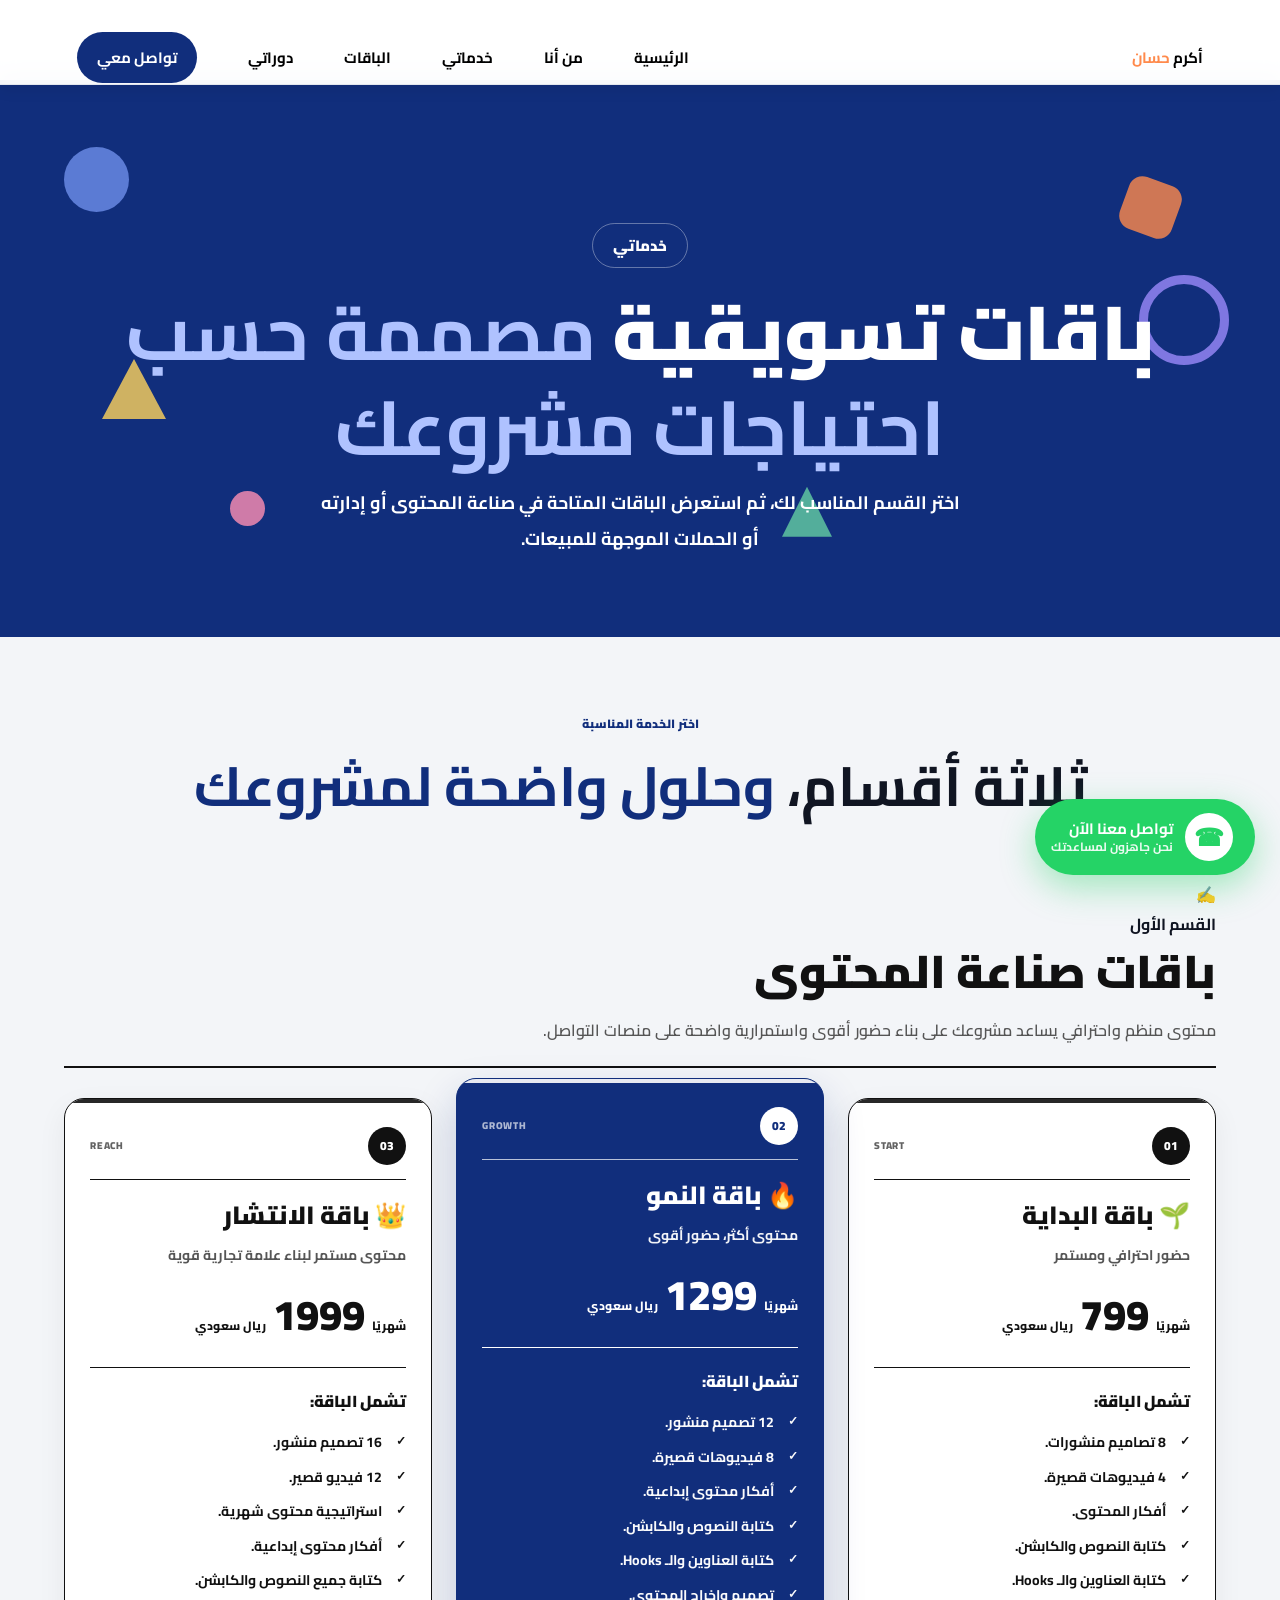
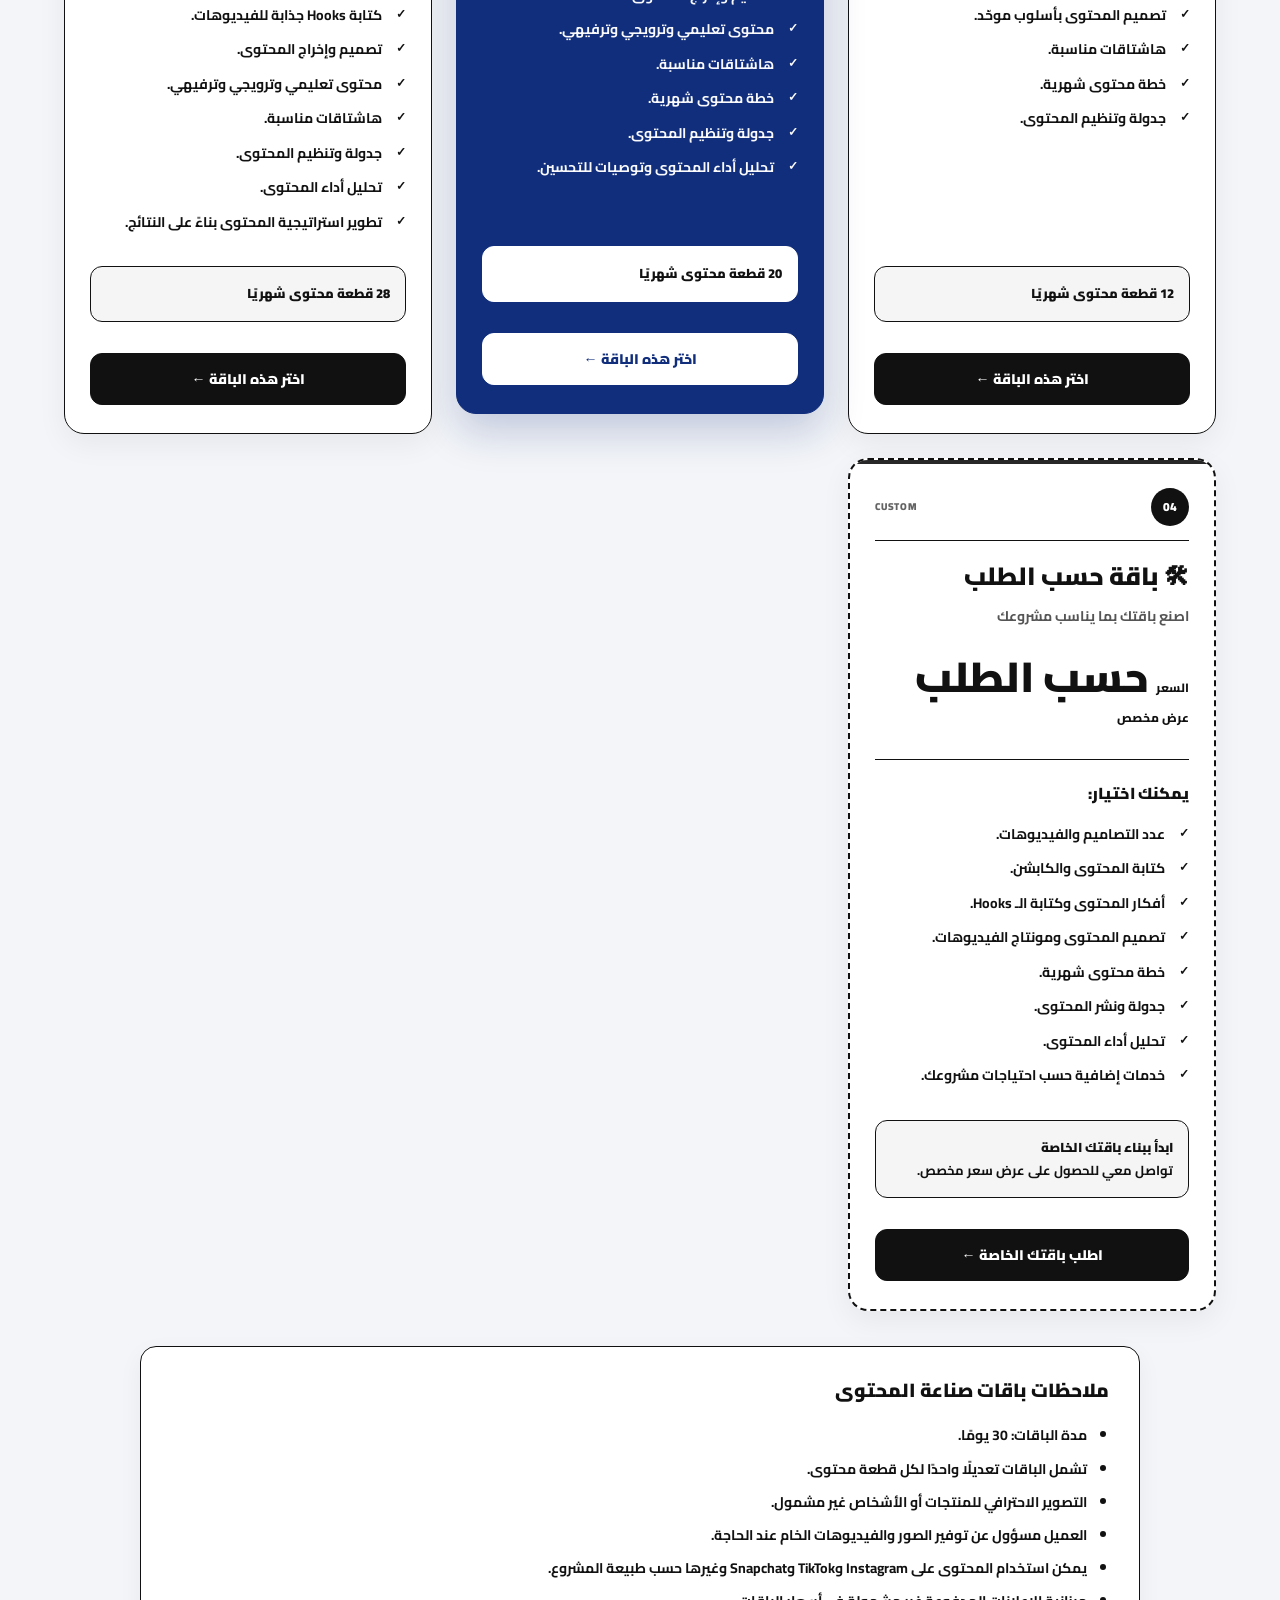
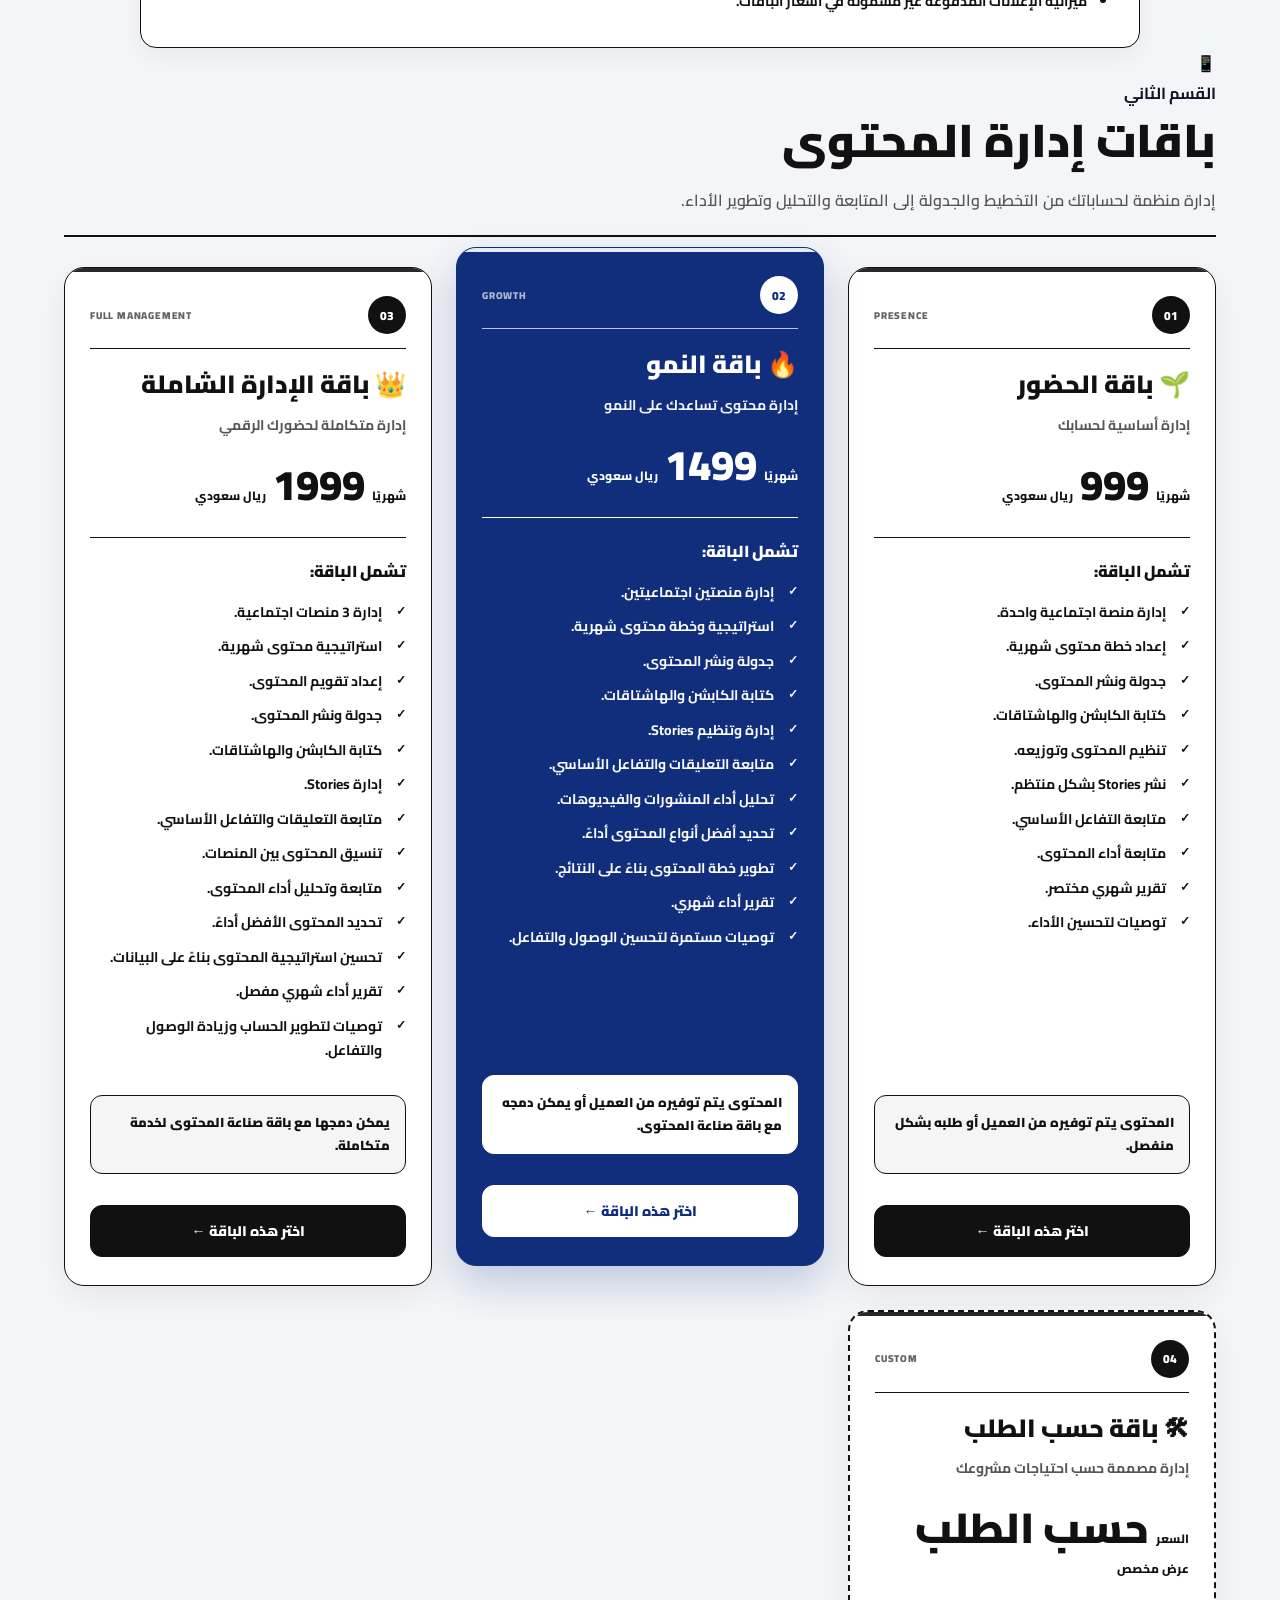
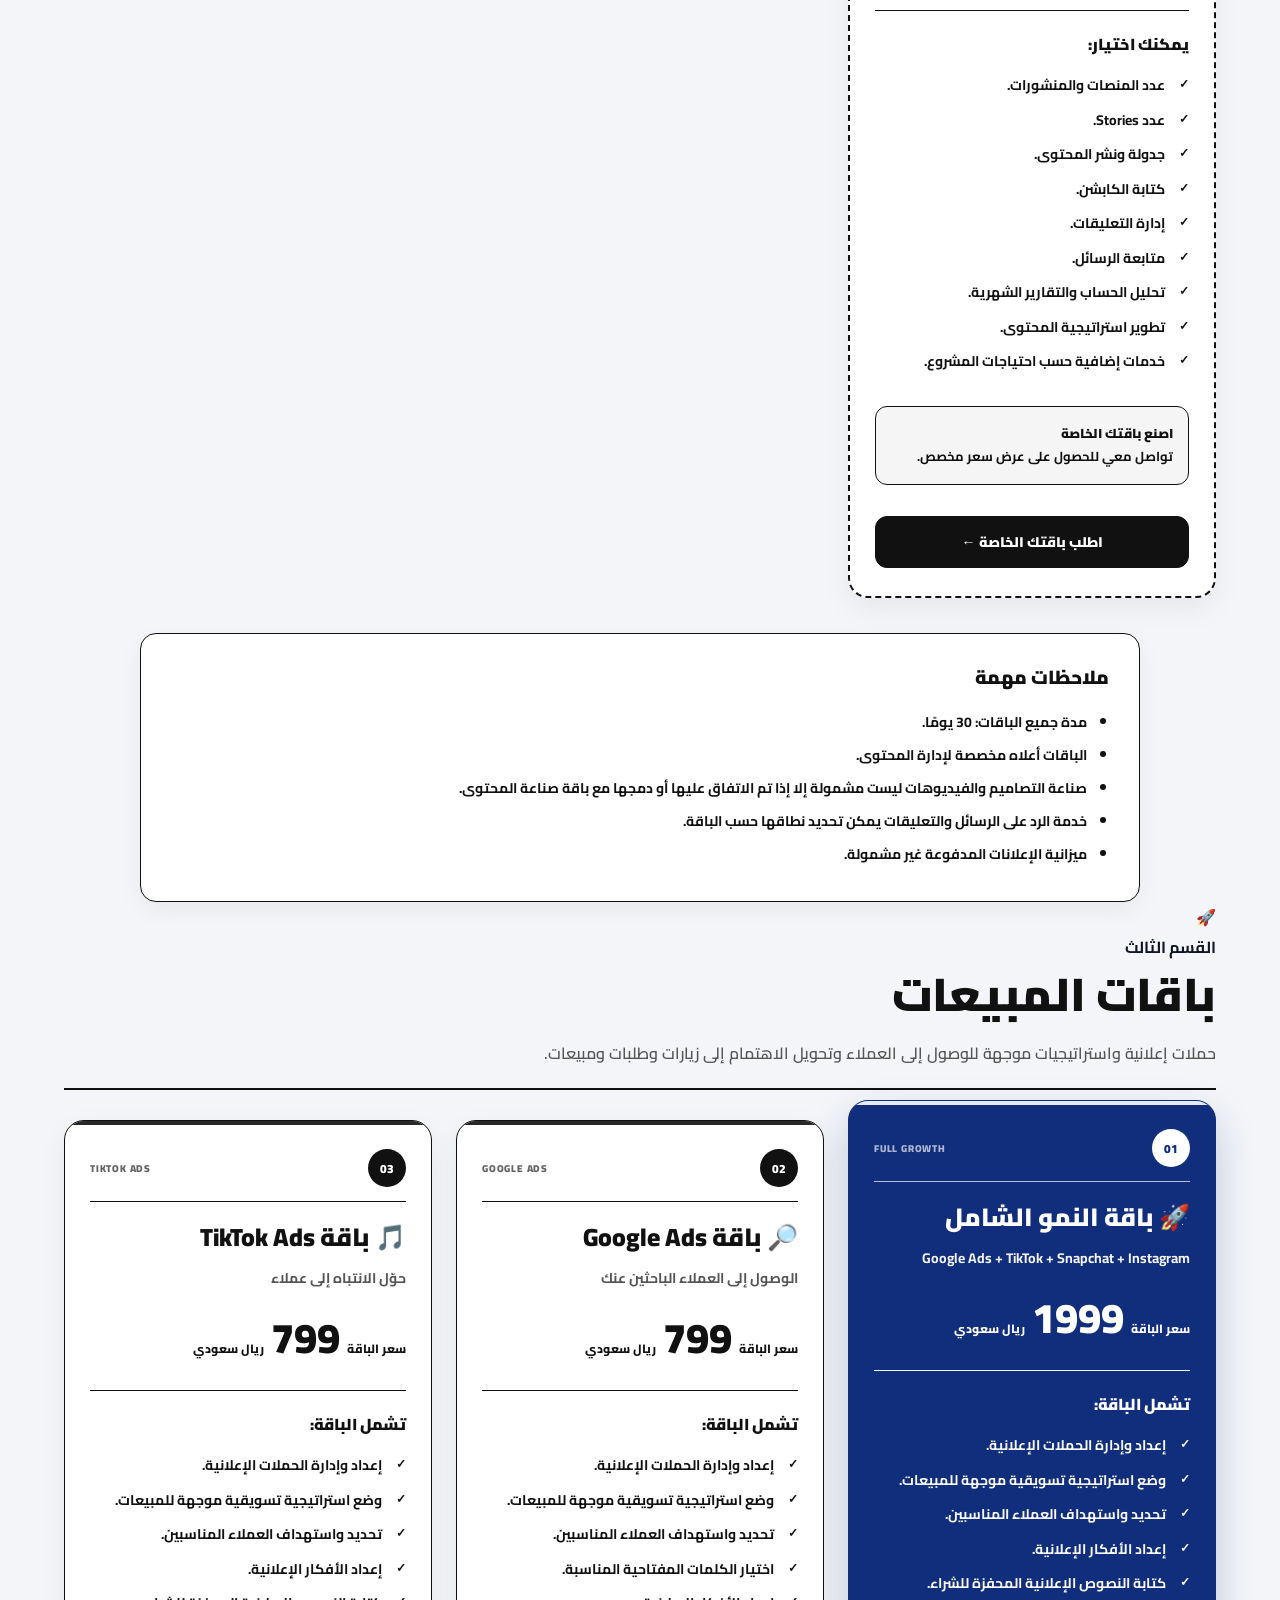
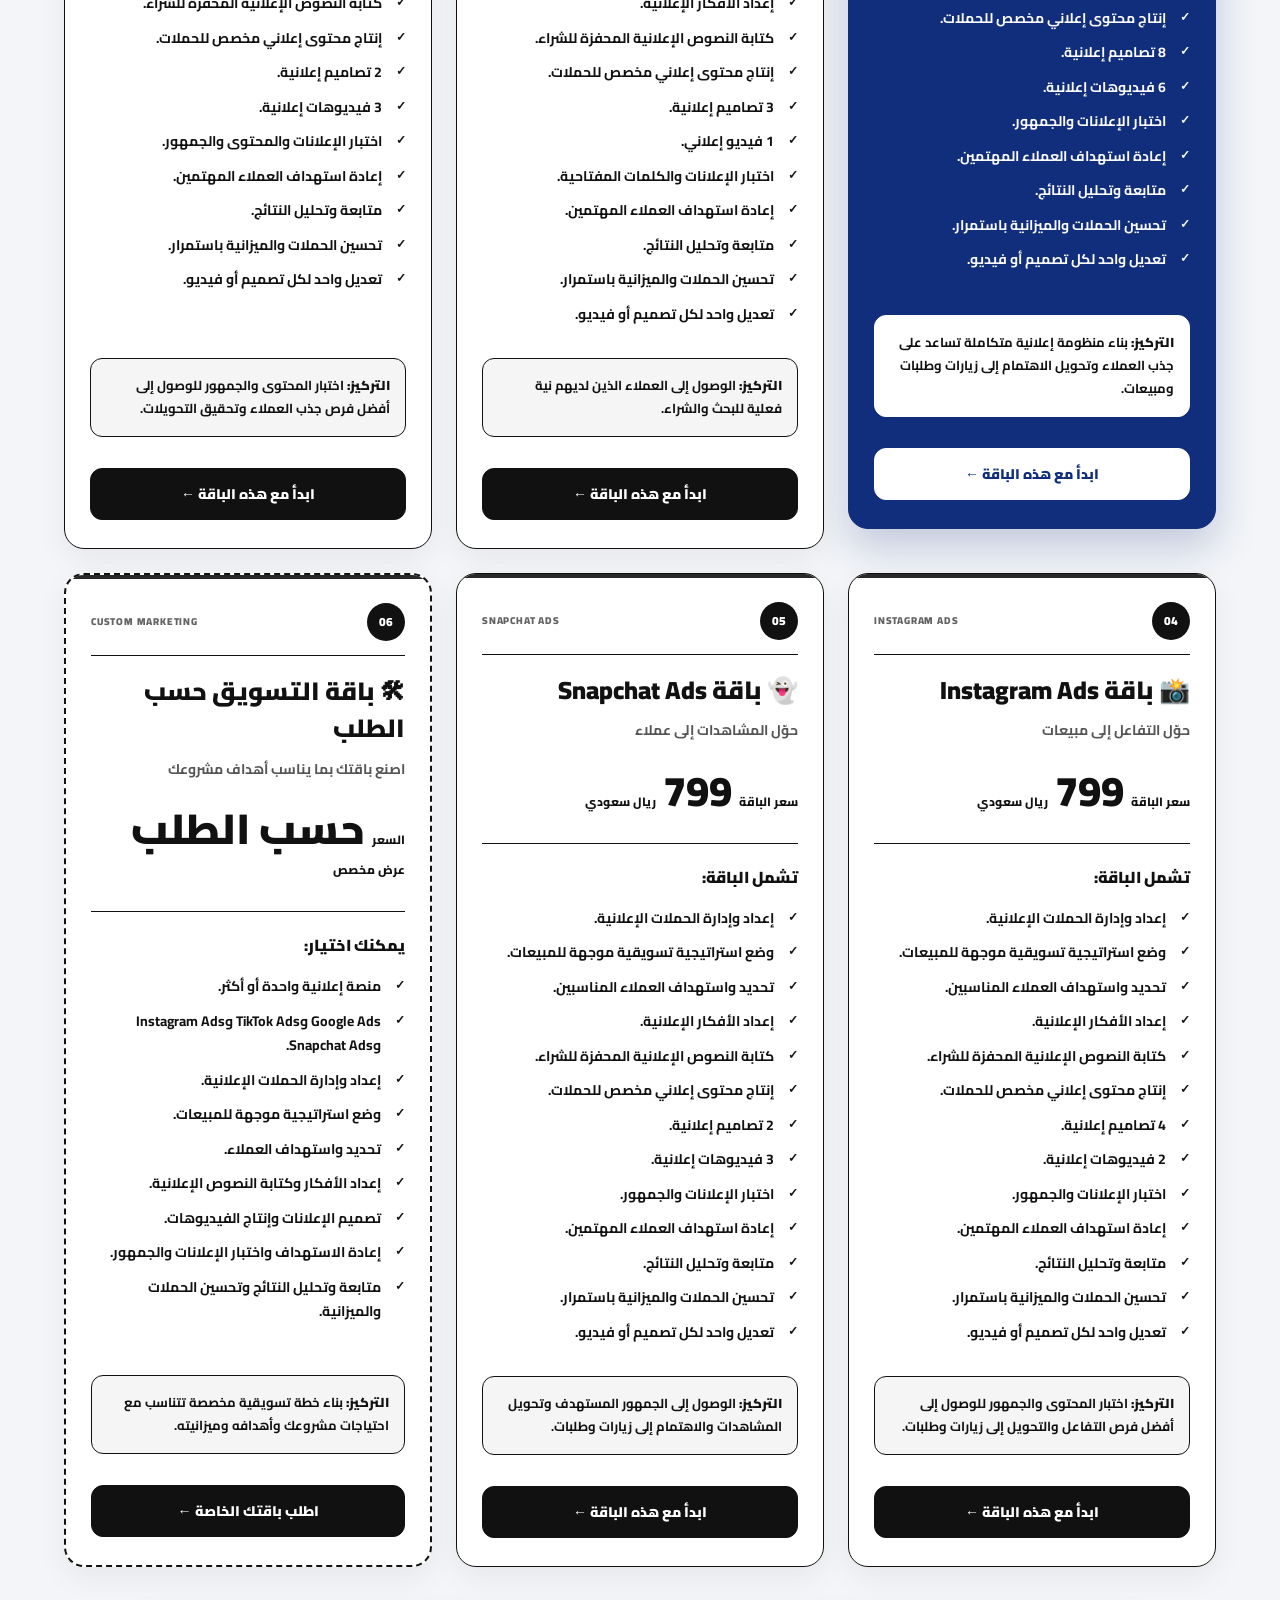
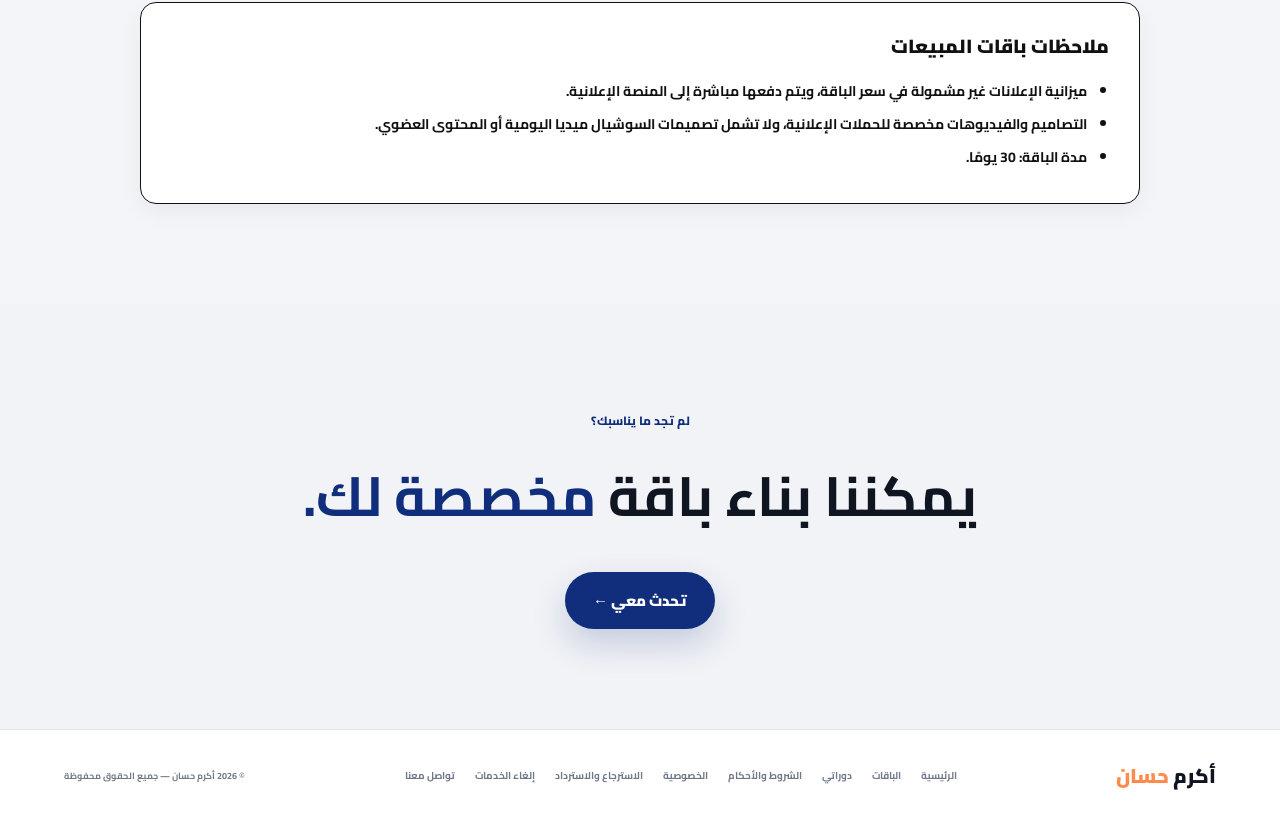
<file: packages.html>
<!DOCTYPE html>
<html lang="ar" dir="rtl">

    <head>
        <meta charset="UTF-8">
        <meta name="viewport" content="width=device-width, initial-scale=1.0">
        <title>الباقات | أكرم حسان</title>
        <link rel="preconnect" href="https://fonts.googleapis.com">
        <link rel="preconnect" href="https://fonts.gstatic.com" crossorigin>
        <link href="https://fonts.googleapis.com/css2?family=Cairo:wght@400;500;600;700;800;900&display=swap"
            rel="stylesheet">
        <link rel="stylesheet" href="style.css">
    </head>

    <body>

        <header class="header inner-header">
            <div class="container nav">
                <a href="index.html" class="logo">أكرم <span>حسان</span></a>
                <button class="menu-btn" id="menuBtn">☰</button>
                <nav class="nav-links" id="navLinks">
                    <a href="index.html">الرئيسية</a>
                    <a href="index.html#about">من أنا</a>
                    <a href="index.html#services">خدماتي</a>
                    <a href="packages.html" class="active">الباقات</a>
                    <a href="courses.html">دوراتي</a>
                    <a href="index.html#contact" class="nav-button">تواصل معي</a>
                </nav>
            </div>
        </header>

        <section class="page-hero">
            <div class="floating-shapes">
                <span class="shape circle blue-circle"></span><span class="shape square orange-square"></span>
                <span class="shape triangle yellow-triangle"></span><span class="shape ring purple-ring"></span>
                <span class="shape circle pink-circle"></span><span class="shape triangle green-triangle"></span>
            </div>
            <span>خدماتي</span>
            <h1>باقات تسويقية <strong>مصممة حسب احتياجات مشروعك</strong></h1>
            <p>اختر القسم المناسب لك، ثم استعرض الباقات المتاحة في صناعة المحتوى أو إدارته أو الحملات الموجهة للمبيعات.
            </p>
        </section>

        <main class="packages-area grouped-packages-area">
            <div class="container packages-intro">
                <div class="section-title center">
                    <span>اختر الخدمة المناسبة</span>
                    <h2>ثلاثة أقسام، <strong>وحلول واضحة لمشروعك</strong></h2>
                </div>
            </div>

            <!-- ========================= صناعة المحتوى ========================= -->
            <section class="package-category" id="content-creation">
                <div class="container">
                    <div class="category-heading">
                        <div class="category-icon">✍️</div>
                        <div>
                            <span>القسم الأول</span>
                            <h2>باقات صناعة المحتوى</h2>
                            <p>محتوى منظم واحترافي يساعد مشروعك على بناء حضور أقوى واستمرارية واضحة على منصات التواصل.
                            </p>
                        </div>
                    </div>

                    <div class="packages-grid category-grid">
                        <article class="package-card">
                            <div class="package-top"><span>01</span><small>START</small></div>
                            <h2>🌱 باقة البداية</h2>
                            <p>حضور احترافي ومستمر</p>
                            <div class="price"><small>شهريًا</small><strong>799</strong><small>ريال سعودي</small></div>
                            <div class="divider"></div>
                            <h3>تشمل الباقة:</h3>
                            <ul>
                                <li>8 تصاميم منشورات.</li>
                                <li>4 فيديوهات قصيرة.</li>
                                <li>أفكار المحتوى.</li>
                                <li>كتابة النصوص والكابشن.</li>
                                <li>كتابة العناوين والـ Hooks.</li>
                                <li>تصميم المحتوى بأسلوب موحّد.</li>
                                <li>هاشتاقات مناسبة.</li>
                                <li>خطة محتوى شهرية.</li>
                                <li>جدولة وتنظيم المحتوى.</li>
                            </ul>
                            <div class="package-focus"><strong>12 قطعة محتوى شهريًا</strong></div>
                            <a href="index.html#contact" class="package-btn">اختر هذه الباقة ←</a>
                        </article>

                        <article class="package-card featured-package">
                            <div class="package-top"><span>02</span><small>GROWTH</small></div>
                            <h2>🔥 باقة النمو</h2>
                            <p>محتوى أكثر، حضور أقوى</p>
                            <div class="price"><small>شهريًا</small><strong>1299</strong><small>ريال سعودي</small></div>
                            <div class="divider"></div>
                            <h3>تشمل الباقة:</h3>
                            <ul>
                                <li>12 تصميم منشور.</li>
                                <li>8 فيديوهات قصيرة.</li>
                                <li>أفكار محتوى إبداعية.</li>
                                <li>كتابة النصوص والكابشن.</li>
                                <li>كتابة العناوين والـ Hooks.</li>
                                <li>تصميم وإخراج المحتوى.</li>
                                <li>محتوى تعليمي وترويجي وترفيهي.</li>
                                <li>هاشتاقات مناسبة.</li>
                                <li>خطة محتوى شهرية.</li>
                                <li>جدولة وتنظيم المحتوى.</li>
                                <li>تحليل أداء المحتوى وتوصيات للتحسين.</li>
                            </ul>
                            <div class="package-focus"><strong>20 قطعة محتوى شهريًا</strong></div>
                            <a href="index.html#contact" class="package-btn">اختر هذه الباقة ←</a>
                        </article>

                        <article class="package-card">
                            <div class="package-top"><span>03</span><small>REACH</small></div>
                            <h2>👑 باقة الانتشار</h2>
                            <p>محتوى مستمر لبناء علامة تجارية قوية</p>
                            <div class="price"><small>شهريًا</small><strong>1999</strong><small>ريال سعودي</small></div>
                            <div class="divider"></div>
                            <h3>تشمل الباقة:</h3>
                            <ul>
                                <li>16 تصميم منشور.</li>
                                <li>12 فيديو قصير.</li>
                                <li>استراتيجية محتوى شهرية.</li>
                                <li>أفكار محتوى إبداعية.</li>
                                <li>كتابة جميع النصوص والكابشن.</li>
                                <li>كتابة Hooks جذابة للفيديوهات.</li>
                                <li>تصميم وإخراج المحتوى.</li>
                                <li>محتوى تعليمي وترويجي وترفيهي.</li>
                                <li>هاشتاقات مناسبة.</li>
                                <li>جدولة وتنظيم المحتوى.</li>
                                <li>تحليل أداء المحتوى.</li>
                                <li>تطوير استراتيجية المحتوى بناءً على النتائج.</li>
                            </ul>
                            <div class="package-focus"><strong>28 قطعة محتوى شهريًا</strong></div>
                            <a href="index.html#contact" class="package-btn">اختر هذه الباقة ←</a>
                        </article>

                        <article class="package-card custom-package">
                            <div class="package-top"><span>04</span><small>CUSTOM</small></div>
                            <h2>🛠 باقة حسب الطلب</h2>
                            <p>اصنع باقتك بما يناسب مشروعك</p>
                            <div class="price"><small>السعر</small><strong>حسب الطلب</strong><small>عرض مخصص</small>
                            </div>
                            <div class="divider"></div>
                            <h3>يمكنك اختيار:</h3>
                            <ul>
                                <li>عدد التصاميم والفيديوهات.</li>
                                <li>كتابة المحتوى والكابشن.</li>
                                <li>أفكار المحتوى وكتابة الـ Hooks.</li>
                                <li>تصميم المحتوى ومونتاج الفيديوهات.</li>
                                <li>خطة محتوى شهرية.</li>
                                <li>جدولة ونشر المحتوى.</li>
                                <li>تحليل أداء المحتوى.</li>
                                <li>خدمات إضافية حسب احتياجات مشروعك.</li>
                            </ul>
                            <div class="package-focus"><strong>ابدأ ببناء باقتك الخاصة</strong><br>تواصل معي للحصول على
                                عرض سعر مخصص.</div>
                            <a href="index.html#contact" class="package-btn">اطلب باقتك الخاصة ←</a>
                        </article>
                    </div>

                    <div class="package-notes category-notes">
                        <h3>ملاحظات باقات صناعة المحتوى</h3>
                        <ul>
                            <li>مدة الباقات: <strong>30 يومًا</strong>.</li>
                            <li>تشمل الباقات <strong>تعديلًا واحدًا لكل قطعة محتوى</strong>.</li>
                            <li>التصوير الاحترافي للمنتجات أو الأشخاص غير مشمول.</li>
                            <li>العميل مسؤول عن توفير الصور والفيديوهات الخام عند الحاجة.</li>
                            <li>يمكن استخدام المحتوى على Instagram وTikTok وSnapchat وغيرها حسب طبيعة المشروع.</li>
                            <li>ميزانية الإعلانات المدفوعة غير مشمولة في أسعار الباقات.</li>
                        </ul>
                    </div>
                </div>
            </section>

            <!-- ========================= إدارة المحتوى ========================= -->
            <section class="package-category alt-category" id="content-management">
                <div class="container">
                    <div class="category-heading">
                        <div class="category-icon">📱</div>
                        <div>
                            <span>القسم الثاني</span>
                            <h2>باقات إدارة المحتوى</h2>
                            <p>إدارة منظمة لحساباتك من التخطيط والجدولة إلى المتابعة والتحليل وتطوير الأداء.</p>
                        </div>
                    </div>

                    <div class="packages-grid category-grid">
                        <article class="package-card">
                            <div class="package-top"><span>01</span><small>PRESENCE</small></div>
                            <h2>🌱 باقة الحضور</h2>
                            <p>إدارة أساسية لحسابك</p>
                            <div class="price"><small>شهريًا</small><strong>999</strong><small>ريال سعودي</small></div>
                            <div class="divider"></div>
                            <h3>تشمل الباقة:</h3>
                            <ul>
                                <li>إدارة منصة اجتماعية واحدة.</li>
                                <li>إعداد خطة محتوى شهرية.</li>
                                <li>جدولة ونشر المحتوى.</li>
                                <li>كتابة الكابشن والهاشتاقات.</li>
                                <li>تنظيم المحتوى وتوزيعه.</li>
                                <li>نشر Stories بشكل منتظم.</li>
                                <li>متابعة التفاعل الأساسي.</li>
                                <li>متابعة أداء المحتوى.</li>
                                <li>تقرير شهري مختصر.</li>
                                <li>توصيات لتحسين الأداء.</li>
                            </ul>
                            <div class="package-focus"><strong>المحتوى يتم توفيره من العميل أو طلبه بشكل منفصل.</strong>
                            </div><a href="index.html#contact" class="package-btn">اختر هذه الباقة ←</a>
                        </article>

                        <article class="package-card featured-package">
                            <div class="package-top"><span>02</span><small>GROWTH</small></div>
                            <h2>🔥 باقة النمو</h2>
                            <p>إدارة محتوى تساعدك على النمو</p>
                            <div class="price"><small>شهريًا</small><strong>1499</strong><small>ريال سعودي</small></div>
                            <div class="divider"></div>
                            <h3>تشمل الباقة:</h3>
                            <ul>
                                <li>إدارة منصتين اجتماعيتين.</li>
                                <li>استراتيجية وخطة محتوى شهرية.</li>
                                <li>جدولة ونشر المحتوى.</li>
                                <li>كتابة الكابشن والهاشتاقات.</li>
                                <li>إدارة وتنظيم Stories.</li>
                                <li>متابعة التعليقات والتفاعل الأساسي.</li>
                                <li>تحليل أداء المنشورات والفيديوهات.</li>
                                <li>تحديد أفضل أنواع المحتوى أداءً.</li>
                                <li>تطوير خطة المحتوى بناءً على النتائج.</li>
                                <li>تقرير أداء شهري.</li>
                                <li>توصيات مستمرة لتحسين الوصول والتفاعل.</li>
                            </ul>
                            <div class="package-focus"><strong>المحتوى يتم توفيره من العميل أو يمكن دمجه مع باقة صناعة
                                    المحتوى.</strong></div><a href="index.html#contact" class="package-btn">اختر هذه
                                الباقة ←</a>
                        </article>

                        <article class="package-card">
                            <div class="package-top"><span>03</span><small>FULL MANAGEMENT</small></div>
                            <h2>👑 باقة الإدارة الشاملة</h2>
                            <p>إدارة متكاملة لحضورك الرقمي</p>
                            <div class="price"><small>شهريًا</small><strong>1999</strong><small>ريال سعودي</small></div>
                            <div class="divider"></div>
                            <h3>تشمل الباقة:</h3>
                            <ul>
                                <li>إدارة 3 منصات اجتماعية.</li>
                                <li>استراتيجية محتوى شهرية.</li>
                                <li>إعداد تقويم المحتوى.</li>
                                <li>جدولة ونشر المحتوى.</li>
                                <li>كتابة الكابشن والهاشتاقات.</li>
                                <li>إدارة Stories.</li>
                                <li>متابعة التعليقات والتفاعل الأساسي.</li>
                                <li>تنسيق المحتوى بين المنصات.</li>
                                <li>متابعة وتحليل أداء المحتوى.</li>
                                <li>تحديد المحتوى الأفضل أداءً.</li>
                                <li>تحسين استراتيجية المحتوى بناءً على البيانات.</li>
                                <li>تقرير أداء شهري مفصل.</li>
                                <li>توصيات لتطوير الحساب وزيادة الوصول والتفاعل.</li>
                            </ul>
                            <div class="package-focus"><strong>يمكن دمجها مع باقة صناعة المحتوى لخدمة متكاملة.</strong>
                            </div><a href="index.html#contact" class="package-btn">اختر هذه الباقة ←</a>
                        </article>

                        <article class="package-card custom-package">
                            <div class="package-top"><span>04</span><small>CUSTOM</small></div>
                            <h2>🛠 باقة حسب الطلب</h2>
                            <p>إدارة مصممة حسب احتياجات مشروعك</p>
                            <div class="price"><small>السعر</small><strong>حسب الطلب</strong><small>عرض مخصص</small>
                            </div>
                            <div class="divider"></div>
                            <h3>يمكنك اختيار:</h3>
                            <ul>
                                <li>عدد المنصات والمنشورات.</li>
                                <li>عدد Stories.</li>
                                <li>جدولة ونشر المحتوى.</li>
                                <li>كتابة الكابشن.</li>
                                <li>إدارة التعليقات.</li>
                                <li>متابعة الرسائل.</li>
                                <li>تحليل الحساب والتقارير الشهرية.</li>
                                <li>تطوير استراتيجية المحتوى.</li>
                                <li>خدمات إضافية حسب احتياجات المشروع.</li>
                            </ul>
                            <div class="package-focus"><strong>اصنع باقتك الخاصة</strong><br>تواصل معي للحصول على عرض
                                سعر مخصص.</div><a href="index.html#contact" class="package-btn">اطلب باقتك الخاصة ←</a>
                        </article>
                    </div>

                    <div class="package-notes category-notes">
                        <h3>ملاحظات مهمة</h3>
                        <ul>
                            <li>مدة جميع الباقات: <strong>30 يومًا</strong>.</li>
                            <li>الباقات أعلاه مخصصة <strong>لإدارة المحتوى</strong>.</li>
                            <li>صناعة التصاميم والفيديوهات ليست مشمولة إلا إذا تم الاتفاق عليها أو دمجها مع باقة صناعة
                                المحتوى.</li>
                            <li>خدمة الرد على الرسائل والتعليقات يمكن تحديد نطاقها حسب الباقة.</li>
                            <li>ميزانية الإعلانات المدفوعة غير مشمولة.</li>
                        </ul>
                    </div>
                </div>
            </section>

            <!-- ========================= المبيعات ========================= -->
            <section class="package-category" id="sales-packages">
                <div class="container">
                    <div class="category-heading">
                        <div class="category-icon">🚀</div>
                        <div>
                            <span>القسم الثالث</span>
                            <h2>باقات المبيعات</h2>
                            <p>حملات إعلانية واستراتيجيات موجهة للوصول إلى العملاء وتحويل الاهتمام إلى زيارات وطلبات
                                ومبيعات.</p>
                        </div>
                    </div>

                    <div class="packages-grid category-grid">
                        <article class="package-card featured-package">
                            <div class="package-top"><span>01</span><small>FULL GROWTH</small></div>
                            <h2>🚀 باقة النمو الشامل</h2>
                            <p>Google Ads + TikTok + Snapchat + Instagram</p>
                            <div class="price"><small>سعر الباقة</small><strong>1999</strong><small>ريال سعودي</small>
                            </div>
                            <div class="divider"></div>
                            <h3>تشمل الباقة:</h3>
                            <ul>
                                <li>إعداد وإدارة الحملات الإعلانية.</li>
                                <li>وضع استراتيجية تسويقية موجهة للمبيعات.</li>
                                <li>تحديد واستهداف العملاء المناسبين.</li>
                                <li>إعداد الأفكار الإعلانية.</li>
                                <li>كتابة النصوص الإعلانية المحفزة للشراء.</li>
                                <li>إنتاج محتوى إعلاني مخصص للحملات.</li>
                                <li>8 تصاميم إعلانية.</li>
                                <li>6 فيديوهات إعلانية.</li>
                                <li>اختبار الإعلانات والجمهور.</li>
                                <li>إعادة استهداف العملاء المهتمين.</li>
                                <li>متابعة وتحليل النتائج.</li>
                                <li>تحسين الحملات والميزانية باستمرار.</li>
                                <li>تعديل واحد لكل تصميم أو فيديو.</li>
                            </ul>
                            <div class="package-focus"><strong>التركيز:</strong> بناء منظومة إعلانية متكاملة تساعد على
                                جذب العملاء وتحويل الاهتمام إلى زيارات وطلبات ومبيعات.</div><a href="index.html#contact"
                                class="package-btn">ابدأ مع هذه الباقة ←</a>
                        </article>

                        <article class="package-card">
                            <div class="package-top"><span>02</span><small>GOOGLE ADS</small></div>
                            <h2>🔎 باقة Google Ads</h2>
                            <p>الوصول إلى العملاء الباحثين عنك</p>
                            <div class="price"><small>سعر الباقة</small><strong>799</strong><small>ريال سعودي</small>
                            </div>
                            <div class="divider"></div>
                            <h3>تشمل الباقة:</h3>
                            <ul>
                                <li>إعداد وإدارة الحملات الإعلانية.</li>
                                <li>وضع استراتيجية تسويقية موجهة للمبيعات.</li>
                                <li>تحديد واستهداف العملاء المناسبين.</li>
                                <li>اختيار الكلمات المفتاحية المناسبة.</li>
                                <li>إعداد الأفكار الإعلانية.</li>
                                <li>كتابة النصوص الإعلانية المحفزة للشراء.</li>
                                <li>إنتاج محتوى إعلاني مخصص للحملات.</li>
                                <li>3 تصاميم إعلانية.</li>
                                <li>1 فيديو إعلاني.</li>
                                <li>اختبار الإعلانات والكلمات المفتاحية.</li>
                                <li>إعادة استهداف العملاء المهتمين.</li>
                                <li>متابعة وتحليل النتائج.</li>
                                <li>تحسين الحملات والميزانية باستمرار.</li>
                                <li>تعديل واحد لكل تصميم أو فيديو.</li>
                            </ul>
                            <div class="package-focus"><strong>التركيز:</strong> الوصول إلى العملاء الذين لديهم نية
                                فعلية للبحث والشراء.</div><a href="index.html#contact" class="package-btn">ابدأ مع هذه
                                الباقة ←</a>
                        </article>

                        <article class="package-card">
                            <div class="package-top"><span>03</span><small>TIKTOK ADS</small></div>
                            <h2>🎵 باقة TikTok Ads</h2>
                            <p>حوّل الانتباه إلى عملاء</p>
                            <div class="price"><small>سعر الباقة</small><strong>799</strong><small>ريال سعودي</small>
                            </div>
                            <div class="divider"></div>
                            <h3>تشمل الباقة:</h3>
                            <ul>
                                <li>إعداد وإدارة الحملات الإعلانية.</li>
                                <li>وضع استراتيجية تسويقية موجهة للمبيعات.</li>
                                <li>تحديد واستهداف العملاء المناسبين.</li>
                                <li>إعداد الأفكار الإعلانية.</li>
                                <li>كتابة النصوص الإعلانية المحفزة للشراء.</li>
                                <li>إنتاج محتوى إعلاني مخصص للحملات.</li>
                                <li>2 تصاميم إعلانية.</li>
                                <li>3 فيديوهات إعلانية.</li>
                                <li>اختبار الإعلانات والمحتوى والجمهور.</li>
                                <li>إعادة استهداف العملاء المهتمين.</li>
                                <li>متابعة وتحليل النتائج.</li>
                                <li>تحسين الحملات والميزانية باستمرار.</li>
                                <li>تعديل واحد لكل تصميم أو فيديو.</li>
                            </ul>
                            <div class="package-focus"><strong>التركيز:</strong> اختبار المحتوى والجمهور للوصول إلى أفضل
                                فرص جذب العملاء وتحقيق التحويلات.</div><a href="index.html#contact"
                                class="package-btn">ابدأ مع هذه الباقة ←</a>
                        </article>

                        <article class="package-card">
                            <div class="package-top"><span>04</span><small>INSTAGRAM ADS</small></div>
                            <h2>📸 باقة Instagram Ads</h2>
                            <p>حوّل التفاعل إلى مبيعات</p>
                            <div class="price"><small>سعر الباقة</small><strong>799</strong><small>ريال سعودي</small>
                            </div>
                            <div class="divider"></div>
                            <h3>تشمل الباقة:</h3>
                            <ul>
                                <li>إعداد وإدارة الحملات الإعلانية.</li>
                                <li>وضع استراتيجية تسويقية موجهة للمبيعات.</li>
                                <li>تحديد واستهداف العملاء المناسبين.</li>
                                <li>إعداد الأفكار الإعلانية.</li>
                                <li>كتابة النصوص الإعلانية المحفزة للشراء.</li>
                                <li>إنتاج محتوى إعلاني مخصص للحملات.</li>
                                <li>4 تصاميم إعلانية.</li>
                                <li>2 فيديوهات إعلانية.</li>
                                <li>اختبار الإعلانات والجمهور.</li>
                                <li>إعادة استهداف العملاء المهتمين.</li>
                                <li>متابعة وتحليل النتائج.</li>
                                <li>تحسين الحملات والميزانية باستمرار.</li>
                                <li>تعديل واحد لكل تصميم أو فيديو.</li>
                            </ul>
                            <div class="package-focus"><strong>التركيز:</strong> اختبار المحتوى والجمهور للوصول إلى أفضل
                                فرص التفاعل والتحويل إلى زيارات وطلبات.</div><a href="index.html#contact"
                                class="package-btn">ابدأ مع هذه الباقة ←</a>
                        </article>

                        <article class="package-card">
                            <div class="package-top"><span>05</span><small>SNAPCHAT ADS</small></div>
                            <h2>👻 باقة Snapchat Ads</h2>
                            <p>حوّل المشاهدات إلى عملاء</p>
                            <div class="price"><small>سعر الباقة</small><strong>799</strong><small>ريال سعودي</small>
                            </div>
                            <div class="divider"></div>
                            <h3>تشمل الباقة:</h3>
                            <ul>
                                <li>إعداد وإدارة الحملات الإعلانية.</li>
                                <li>وضع استراتيجية تسويقية موجهة للمبيعات.</li>
                                <li>تحديد واستهداف العملاء المناسبين.</li>
                                <li>إعداد الأفكار الإعلانية.</li>
                                <li>كتابة النصوص الإعلانية المحفزة للشراء.</li>
                                <li>إنتاج محتوى إعلاني مخصص للحملات.</li>
                                <li>2 تصاميم إعلانية.</li>
                                <li>3 فيديوهات إعلانية.</li>
                                <li>اختبار الإعلانات والجمهور.</li>
                                <li>إعادة استهداف العملاء المهتمين.</li>
                                <li>متابعة وتحليل النتائج.</li>
                                <li>تحسين الحملات والميزانية باستمرار.</li>
                                <li>تعديل واحد لكل تصميم أو فيديو.</li>
                            </ul>
                            <div class="package-focus"><strong>التركيز:</strong> الوصول إلى الجمهور المستهدف وتحويل
                                المشاهدات والاهتمام إلى زيارات وطلبات.</div><a href="index.html#contact"
                                class="package-btn">ابدأ مع هذه الباقة ←</a>
                        </article>

                        <article class="package-card custom-package">
                            <div class="package-top"><span>06</span><small>CUSTOM MARKETING</small></div>
                            <h2>🛠 باقة التسويق حسب الطلب</h2>
                            <p>اصنع باقتك بما يناسب أهداف مشروعك</p>
                            <div class="price"><small>السعر</small><strong>حسب الطلب</strong><small>عرض مخصص</small>
                            </div>
                            <div class="divider"></div>
                            <h3>يمكنك اختيار:</h3>
                            <ul>
                                <li>منصة إعلانية واحدة أو أكثر.</li>
                                <li>Google Ads وTikTok Ads وInstagram Ads وSnapchat Ads.</li>
                                <li>إعداد وإدارة الحملات الإعلانية.</li>
                                <li>وضع استراتيجية موجهة للمبيعات.</li>
                                <li>تحديد واستهداف العملاء.</li>
                                <li>إعداد الأفكار وكتابة النصوص الإعلانية.</li>
                                <li>تصميم الإعلانات وإنتاج الفيديوهات.</li>
                                <li>إعادة الاستهداف واختبار الإعلانات والجمهور.</li>
                                <li>متابعة وتحليل النتائج وتحسين الحملات والميزانية.</li>
                            </ul>
                            <div class="package-focus"><strong>التركيز:</strong> بناء خطة تسويقية مخصصة تتناسب مع
                                احتياجات مشروعك وأهدافه وميزانيته.</div><a href="index.html#contact"
                                class="package-btn">اطلب باقتك الخاصة ←</a>
                        </article>
                    </div>

                    <div class="package-notes category-notes">
                        <h3>ملاحظات باقات المبيعات</h3>
                        <ul>
                            <li><strong>ميزانية الإعلانات غير مشمولة في سعر الباقة</strong>، ويتم دفعها مباشرة إلى
                                المنصة الإعلانية.</li>
                            <li><strong>التصاميم والفيديوهات مخصصة للحملات الإعلانية</strong>، ولا تشمل تصميمات السوشيال
                                ميديا اليومية أو المحتوى العضوي.</li>
                            <li><strong>مدة الباقة: 30 يومًا.</strong></li>
                        </ul>
                    </div>
                </div>
            </section>
        </main>

        <section class="simple-cta">
            <span>لم تجد ما يناسبك؟</span>
            <h2>يمكننا بناء باقة <strong>مخصصة لك.</strong></h2>
            <a href="index.html#contact" class="btn primary-btn">تحدث معي ←</a>
        </section>

        <footer>
            <div class="container footer">
                <div class="footer-logo">أكرم <span>حسان</span></div>
                <div class="footer-links"><a href="index.html">الرئيسية</a><a href="packages.html">الباقات</a><a href="courses.html">دوراتي</a><a href="terms.html">الشروط والأحكام</a><a href="privacy.html">الخصوصية</a><a href="refund.html">الاسترجاع والاسترداد</a><a href="cancellation.html">إلغاء الخدمات</a><a href="contact.html">تواصل معنا</a></div>
                <p>© 2026 أكرم حسان — جميع الحقوق محفوظة</p>
            </div>
        </footer>
        <script src="script.js"></script>

        <a 
  href="https://wa.me/970597663982?text=مرحبًا،%20أرغب%20في%20الاستفسار%20عن%20خدماتكم"
  target="_blank"
  class="whatsapp-float"
  aria-label="تواصل معنا عبر واتساب"
>
    <span class="whatsapp-icon">☎</span>

    <span class="whatsapp-text">
        <strong>تواصل معنا الآن</strong>
        <small>نحن جاهزون لمساعدتك</small>
    </span>
</a>
    </body>

</html>
</file>
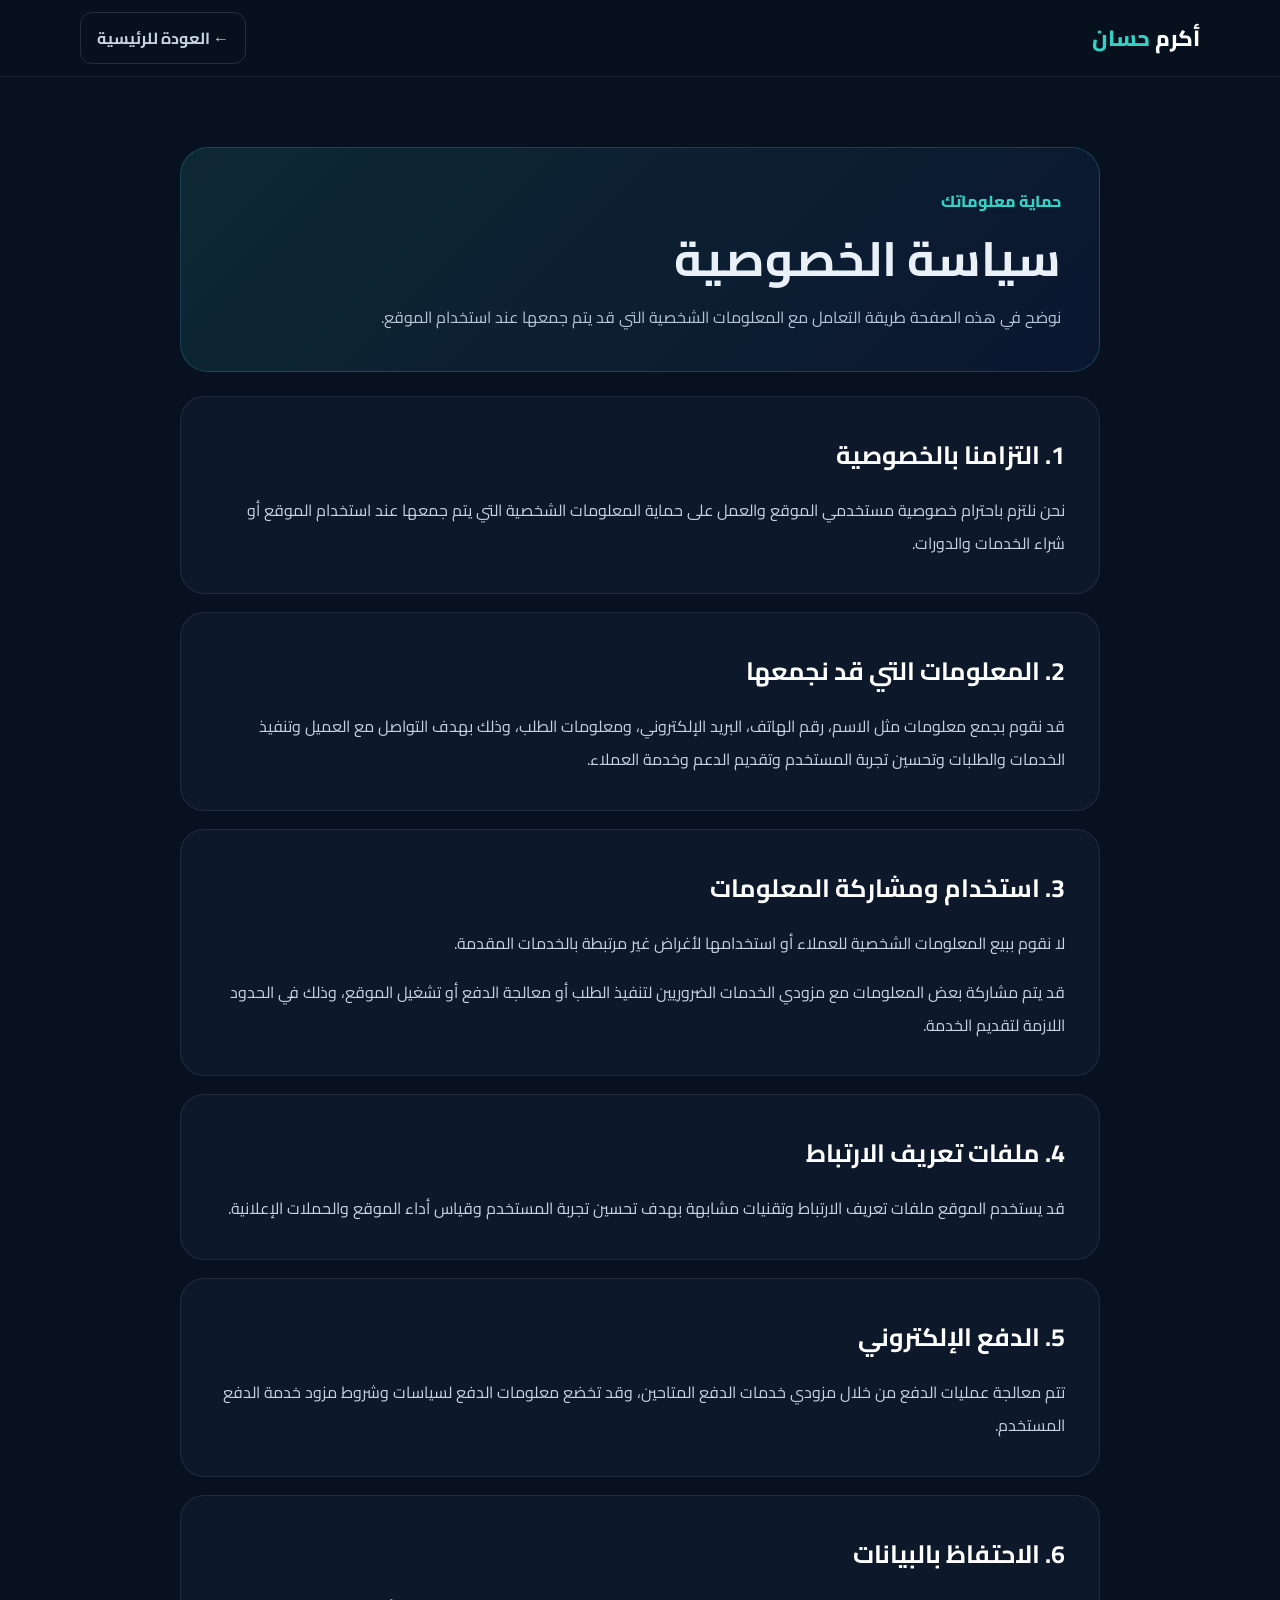
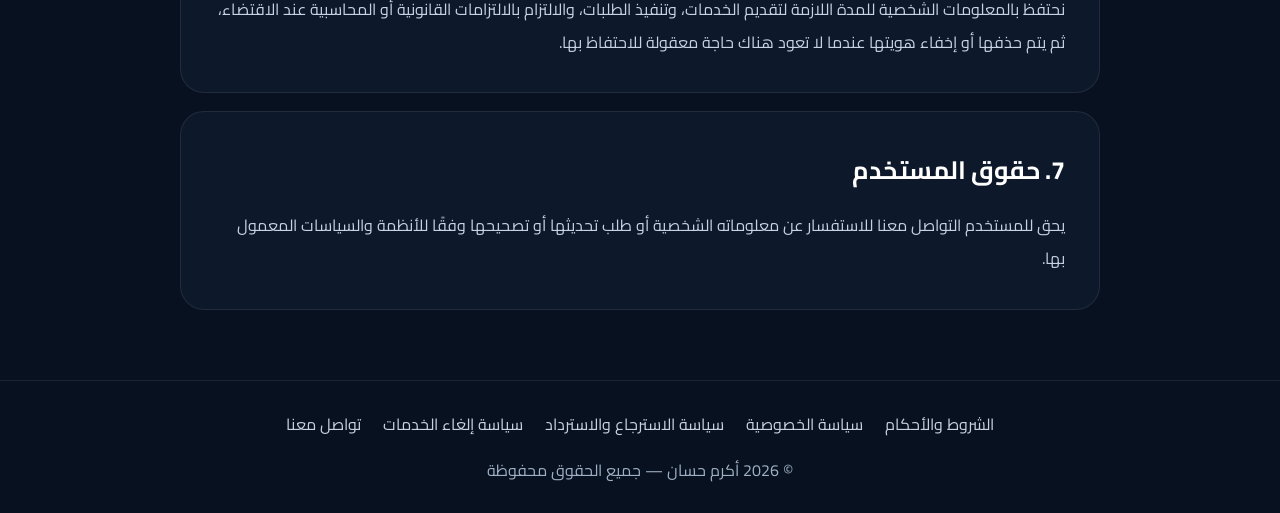
<file: privacy.html>
<!DOCTYPE html>
<html lang="ar" dir="rtl">
<head>
<meta charset="UTF-8">
<meta name="viewport" content="width=device-width, initial-scale=1.0">
<title>سياسة الخصوصية | أكرم حسان</title>
<link rel="stylesheet" href="policy.css">
</head>
<body>
<header class="policy-header"><nav class="policy-nav"><a class="brand" href="index.html">أكرم <span>حسان</span></a><a class="back-link" href="index.html">← العودة للرئيسية</a></nav></header>
<main class="policy-main">
<section class="policy-hero"><span>حماية معلوماتك</span><h1>سياسة الخصوصية</h1><p>نوضح في هذه الصفحة طريقة التعامل مع المعلومات الشخصية التي قد يتم جمعها عند استخدام الموقع.</p></section>
<section class="policy-card"><h2>1. التزامنا بالخصوصية</h2><p>نحن نلتزم باحترام خصوصية مستخدمي الموقع والعمل على حماية المعلومات الشخصية التي يتم جمعها عند استخدام الموقع أو شراء الخدمات والدورات.</p></section>
<section class="policy-card"><h2>2. المعلومات التي قد نجمعها</h2><p>قد نقوم بجمع معلومات مثل الاسم، رقم الهاتف، البريد الإلكتروني، ومعلومات الطلب، وذلك بهدف التواصل مع العميل وتنفيذ الخدمات والطلبات وتحسين تجربة المستخدم وتقديم الدعم وخدمة العملاء.</p></section>
<section class="policy-card"><h2>3. استخدام ومشاركة المعلومات</h2><p>لا نقوم ببيع المعلومات الشخصية للعملاء أو استخدامها لأغراض غير مرتبطة بالخدمات المقدمة.</p><p>قد يتم مشاركة بعض المعلومات مع مزودي الخدمات الضروريين لتنفيذ الطلب أو معالجة الدفع أو تشغيل الموقع، وذلك في الحدود اللازمة لتقديم الخدمة.</p></section>
<section class="policy-card"><h2>4. ملفات تعريف الارتباط</h2><p>قد يستخدم الموقع ملفات تعريف الارتباط وتقنيات مشابهة بهدف تحسين تجربة المستخدم وقياس أداء الموقع والحملات الإعلانية.</p></section>
<section class="policy-card"><h2>5. الدفع الإلكتروني</h2><p>تتم معالجة عمليات الدفع من خلال مزودي خدمات الدفع المتاحين، وقد تخضع معلومات الدفع لسياسات وشروط مزود خدمة الدفع المستخدم.</p></section>
<section class="policy-card"><h2>6. الاحتفاظ بالبيانات</h2><p>نحتفظ بالمعلومات الشخصية للمدة اللازمة لتقديم الخدمات، وتنفيذ الطلبات، والالتزام بالالتزامات القانونية أو المحاسبية عند الاقتضاء، ثم يتم حذفها أو إخفاء هويتها عندما لا تعود هناك حاجة معقولة للاحتفاظ بها.</p></section>
<section class="policy-card"><h2>7. حقوق المستخدم</h2><p>يحق للمستخدم التواصل معنا للاستفسار عن معلوماته الشخصية أو طلب تحديثها أو تصحيحها وفقًا للأنظمة والسياسات المعمول بها.</p></section>
</main>
<footer class="policy-footer">
    <div class="links">
        <a href="terms.html">الشروط والأحكام</a>
        <a href="privacy.html">سياسة الخصوصية</a>
        <a href="refund.html">سياسة الاسترجاع والاسترداد</a>
        <a href="cancellation.html">سياسة إلغاء الخدمات</a>
        <a href="contact.html">تواصل معنا</a>
    </div>
    <div>© 2026 أكرم حسان — جميع الحقوق محفوظة</div>
</footer>
</body>
</html>
</file>
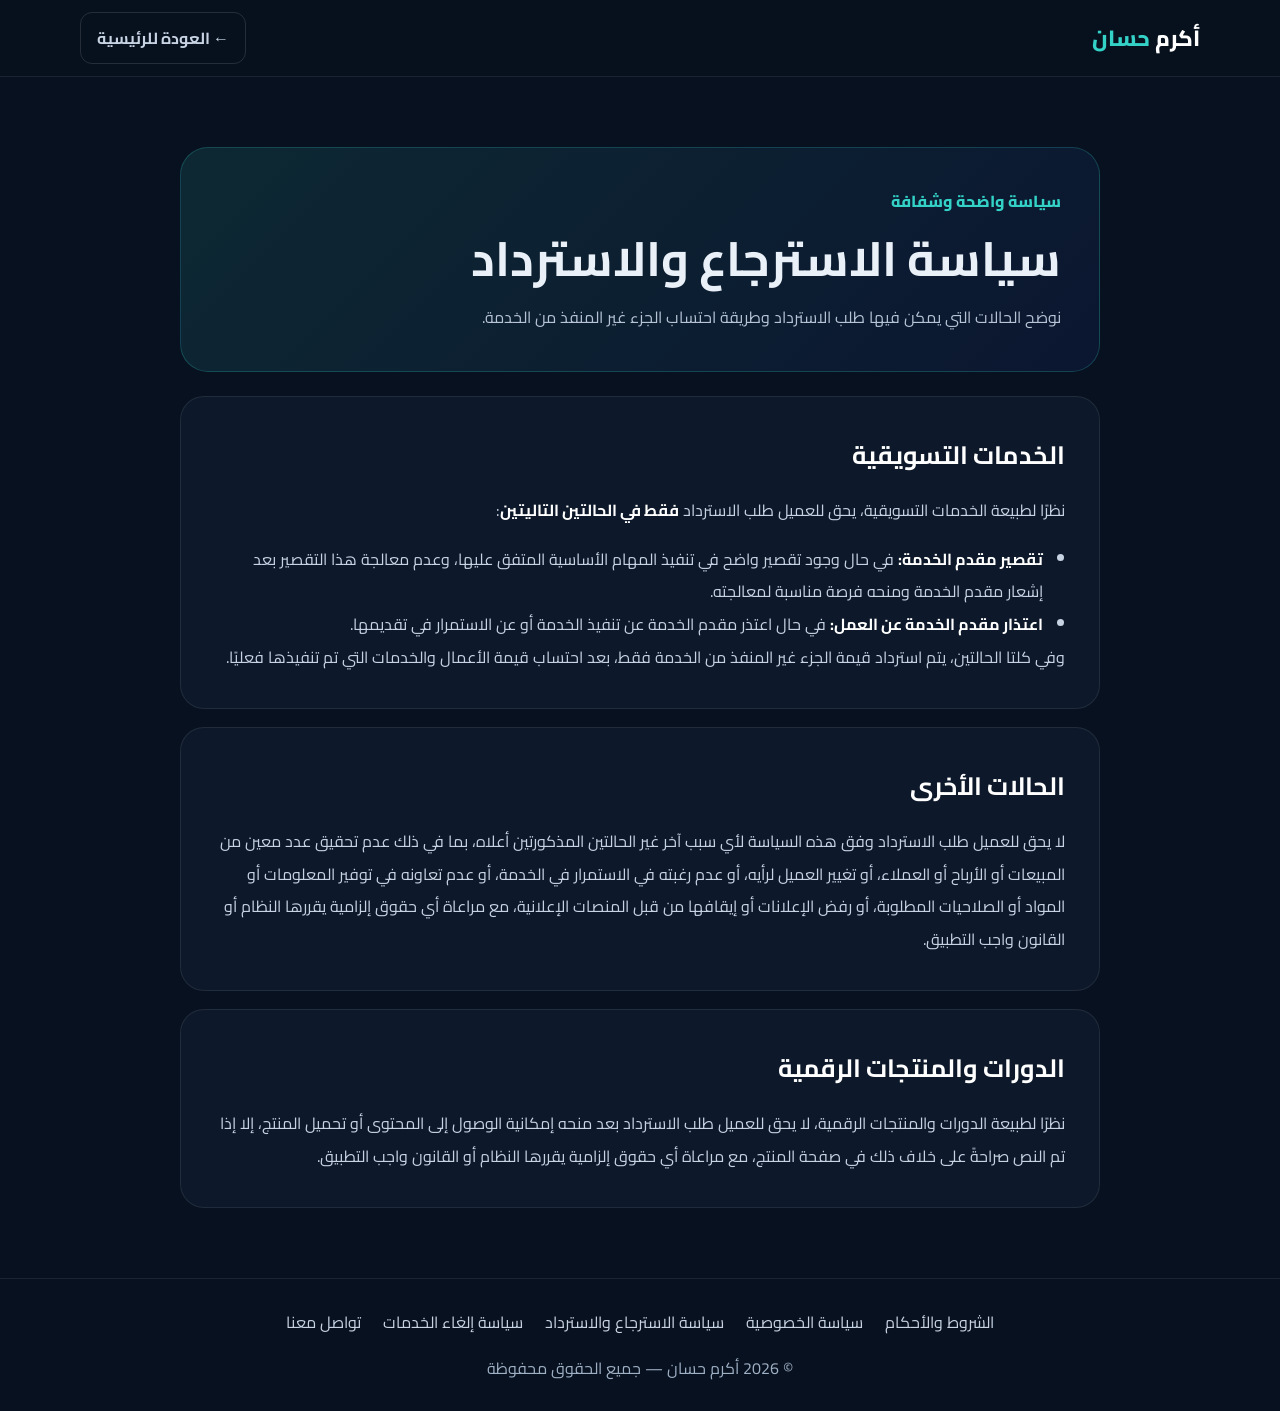
<file: refund.html>
<!DOCTYPE html>
<html lang="ar" dir="rtl">
<head>
<meta charset="UTF-8">
<meta name="viewport" content="width=device-width, initial-scale=1.0">
<title>سياسة الاسترجاع والاسترداد | أكرم حسان</title>
<link rel="stylesheet" href="policy.css">
</head>
<body>
<header class="policy-header"><nav class="policy-nav"><a class="brand" href="index.html">أكرم <span>حسان</span></a><a class="back-link" href="index.html">← العودة للرئيسية</a></nav></header>
<main class="policy-main">
<section class="policy-hero"><span>سياسة واضحة وشفافة</span><h1>سياسة الاسترجاع والاسترداد</h1><p>نوضح الحالات التي يمكن فيها طلب الاسترداد وطريقة احتساب الجزء غير المنفذ من الخدمة.</p></section>
<section class="policy-card"><h2>الخدمات التسويقية</h2><p>نظرًا لطبيعة الخدمات التسويقية، يحق للعميل طلب الاسترداد <strong>فقط في الحالتين التاليتين</strong>:</p><ul><li><strong>تقصير مقدم الخدمة:</strong> في حال وجود تقصير واضح في تنفيذ المهام الأساسية المتفق عليها، وعدم معالجة هذا التقصير بعد إشعار مقدم الخدمة ومنحه فرصة مناسبة لمعالجته.</li><li><strong>اعتذار مقدم الخدمة عن العمل:</strong> في حال اعتذر مقدم الخدمة عن تنفيذ الخدمة أو عن الاستمرار في تقديمها.</li></ul><p>وفي كلتا الحالتين، يتم استرداد قيمة الجزء غير المنفذ من الخدمة فقط، بعد احتساب قيمة الأعمال والخدمات التي تم تنفيذها فعليًا.</p></section>
<section class="policy-card"><h2>الحالات الأخرى</h2><p>لا يحق للعميل طلب الاسترداد وفق هذه السياسة لأي سبب آخر غير الحالتين المذكورتين أعلاه، بما في ذلك عدم تحقيق عدد معين من المبيعات أو الأرباح أو العملاء، أو تغيير العميل لرأيه، أو عدم رغبته في الاستمرار في الخدمة، أو عدم تعاونه في توفير المعلومات أو المواد أو الصلاحيات المطلوبة، أو رفض الإعلانات أو إيقافها من قبل المنصات الإعلانية، مع مراعاة أي حقوق إلزامية يقررها النظام أو القانون واجب التطبيق.</p></section>
<section class="policy-card"><h2>الدورات والمنتجات الرقمية</h2><p>نظرًا لطبيعة الدورات والمنتجات الرقمية، لا يحق للعميل طلب الاسترداد بعد منحه إمكانية الوصول إلى المحتوى أو تحميل المنتج، إلا إذا تم النص صراحةً على خلاف ذلك في صفحة المنتج، مع مراعاة أي حقوق إلزامية يقررها النظام أو القانون واجب التطبيق.</p></section>
</main>
<footer class="policy-footer">
    <div class="links">
        <a href="terms.html">الشروط والأحكام</a>
        <a href="privacy.html">سياسة الخصوصية</a>
        <a href="refund.html">سياسة الاسترجاع والاسترداد</a>
        <a href="cancellation.html">سياسة إلغاء الخدمات</a>
        <a href="contact.html">تواصل معنا</a>
    </div>
    <div>© 2026 أكرم حسان — جميع الحقوق محفوظة</div>
</footer>
</body>
</html>
</file>
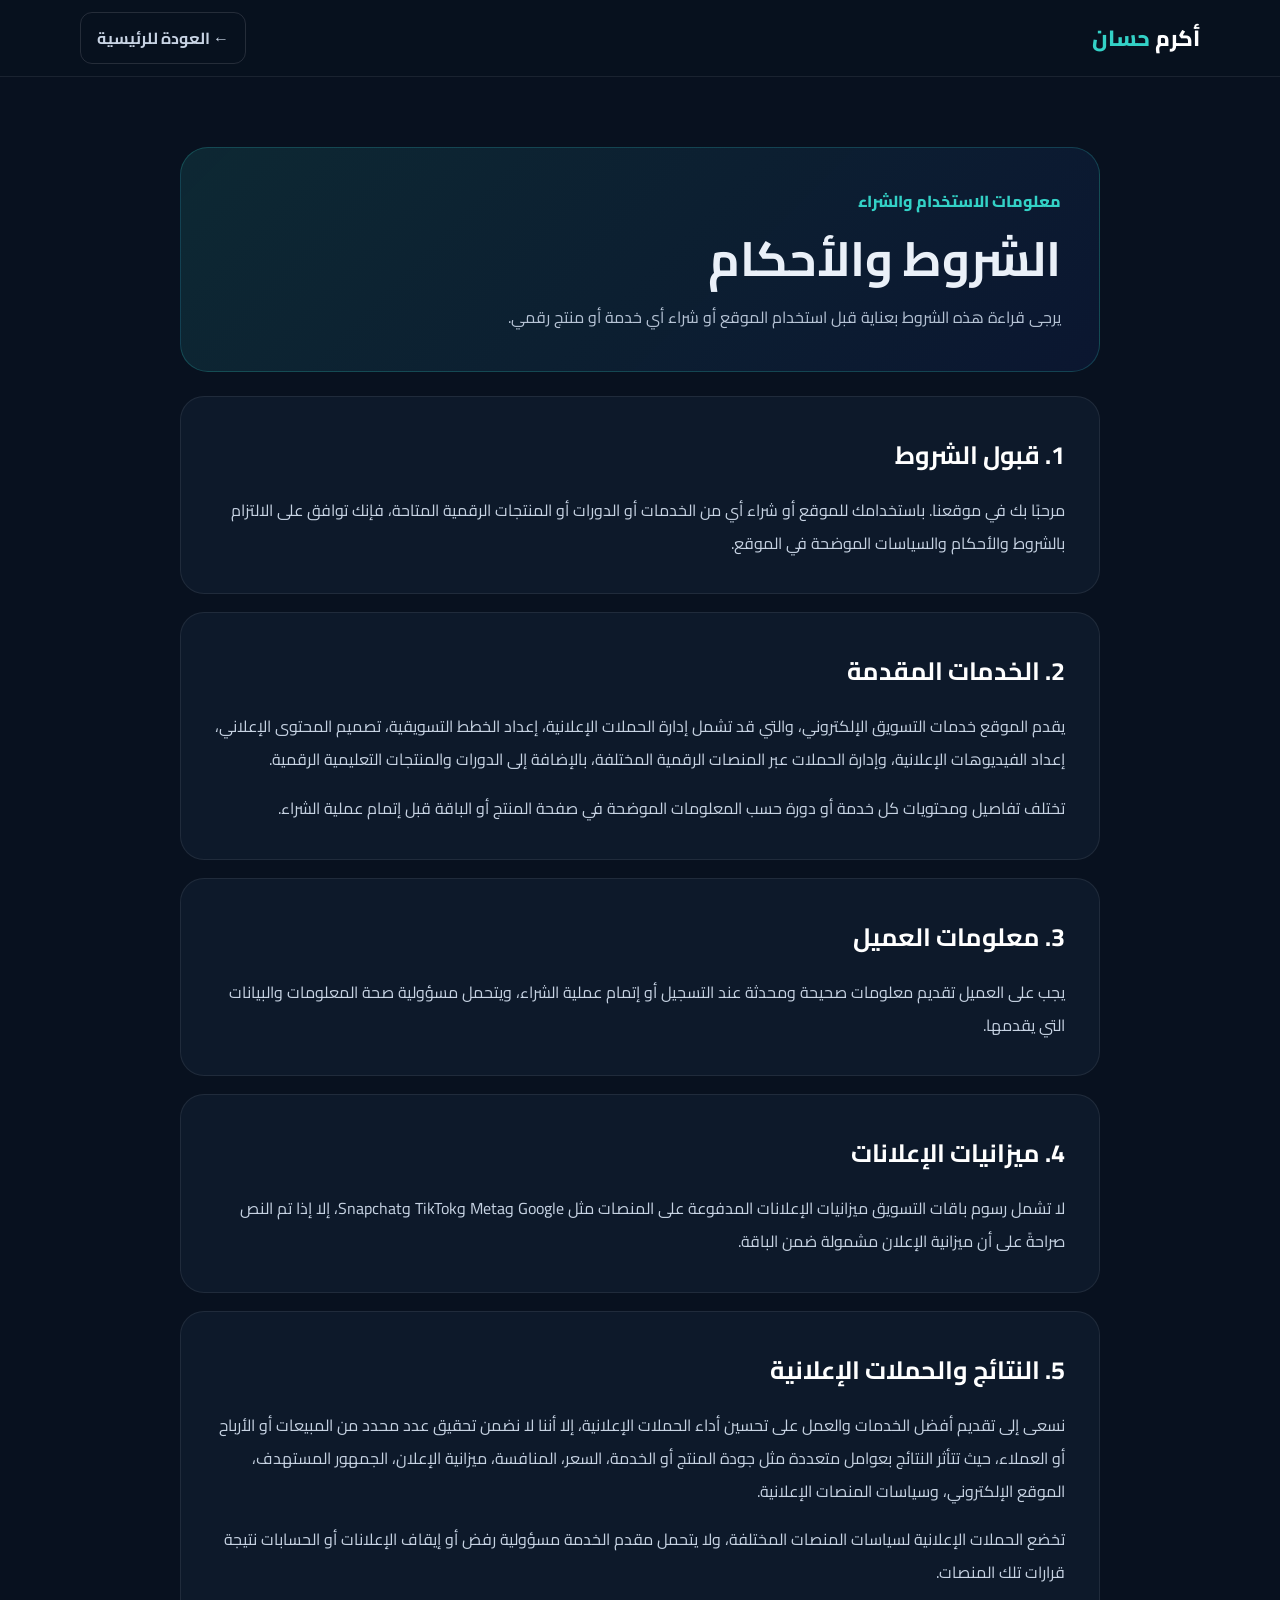
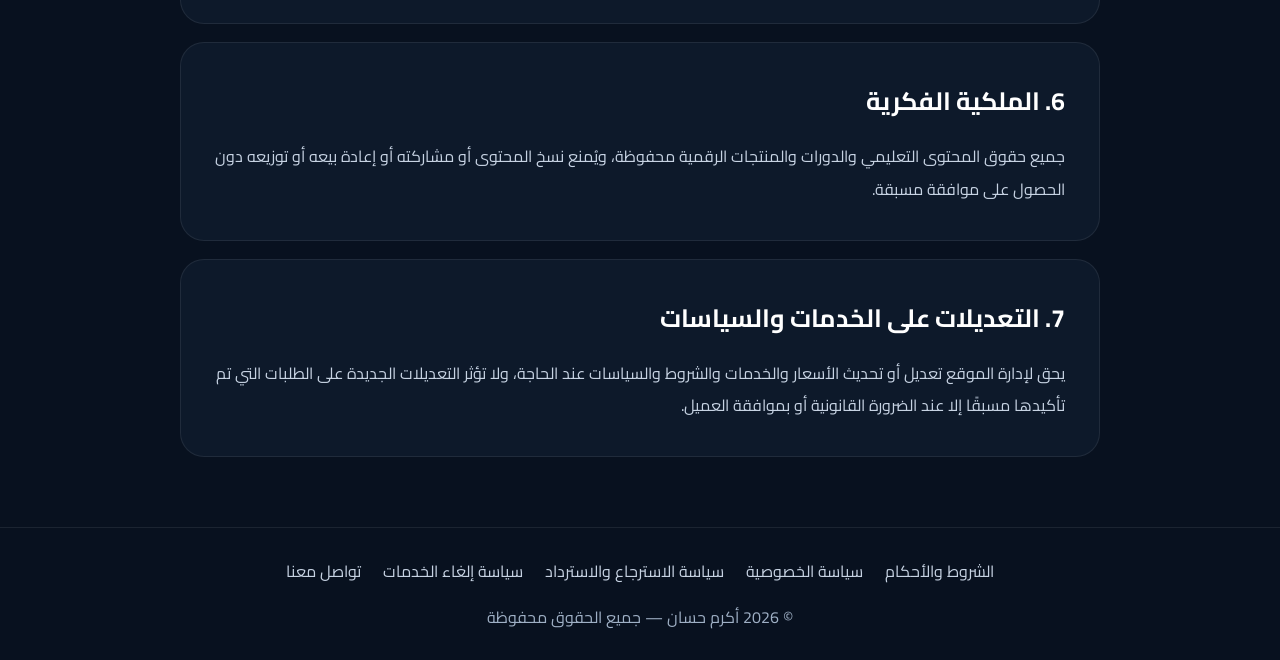
<file: terms.html>
<!DOCTYPE html>
<html lang="ar" dir="rtl">
<head>
<meta charset="UTF-8">
<meta name="viewport" content="width=device-width, initial-scale=1.0">
<title>الشروط والأحكام | أكرم حسان</title>
<link rel="stylesheet" href="policy.css">
</head>
<body>
<header class="policy-header"><nav class="policy-nav"><a class="brand" href="index.html">أكرم <span>حسان</span></a><a class="back-link" href="index.html">← العودة للرئيسية</a></nav></header>
<main class="policy-main">
<section class="policy-hero"><span>معلومات الاستخدام والشراء</span><h1>الشروط والأحكام</h1><p>يرجى قراءة هذه الشروط بعناية قبل استخدام الموقع أو شراء أي خدمة أو منتج رقمي.</p></section>
<section class="policy-card"><h2>1. قبول الشروط</h2><p>مرحبًا بك في موقعنا. باستخدامك للموقع أو شراء أي من الخدمات أو الدورات أو المنتجات الرقمية المتاحة، فإنك توافق على الالتزام بالشروط والأحكام والسياسات الموضحة في الموقع.</p></section>
<section class="policy-card"><h2>2. الخدمات المقدمة</h2><p>يقدم الموقع خدمات التسويق الإلكتروني، والتي قد تشمل إدارة الحملات الإعلانية، إعداد الخطط التسويقية، تصميم المحتوى الإعلاني، إعداد الفيديوهات الإعلانية، وإدارة الحملات عبر المنصات الرقمية المختلفة، بالإضافة إلى الدورات والمنتجات التعليمية الرقمية.</p><p>تختلف تفاصيل ومحتويات كل خدمة أو دورة حسب المعلومات الموضحة في صفحة المنتج أو الباقة قبل إتمام عملية الشراء.</p></section>
<section class="policy-card"><h2>3. معلومات العميل</h2><p>يجب على العميل تقديم معلومات صحيحة ومحدثة عند التسجيل أو إتمام عملية الشراء، ويتحمل مسؤولية صحة المعلومات والبيانات التي يقدمها.</p></section>
<section class="policy-card"><h2>4. ميزانيات الإعلانات</h2><p>لا تشمل رسوم باقات التسويق ميزانيات الإعلانات المدفوعة على المنصات مثل Google وMeta وTikTok وSnapchat، إلا إذا تم النص صراحةً على أن ميزانية الإعلان مشمولة ضمن الباقة.</p></section>
<section class="policy-card"><h2>5. النتائج والحملات الإعلانية</h2><p>نسعى إلى تقديم أفضل الخدمات والعمل على تحسين أداء الحملات الإعلانية، إلا أننا لا نضمن تحقيق عدد محدد من المبيعات أو الأرباح أو العملاء، حيث تتأثر النتائج بعوامل متعددة مثل جودة المنتج أو الخدمة، السعر، المنافسة، ميزانية الإعلان، الجمهور المستهدف، الموقع الإلكتروني، وسياسات المنصات الإعلانية.</p><p>تخضع الحملات الإعلانية لسياسات المنصات المختلفة، ولا يتحمل مقدم الخدمة مسؤولية رفض أو إيقاف الإعلانات أو الحسابات نتيجة قرارات تلك المنصات.</p></section>
<section class="policy-card"><h2>6. الملكية الفكرية</h2><p>جميع حقوق المحتوى التعليمي والدورات والمنتجات الرقمية محفوظة، ويُمنع نسخ المحتوى أو مشاركته أو إعادة بيعه أو توزيعه دون الحصول على موافقة مسبقة.</p></section>
<section class="policy-card"><h2>7. التعديلات على الخدمات والسياسات</h2><p>يحق لإدارة الموقع تعديل أو تحديث الأسعار والخدمات والشروط والسياسات عند الحاجة، ولا تؤثر التعديلات الجديدة على الطلبات التي تم تأكيدها مسبقًا إلا عند الضرورة القانونية أو بموافقة العميل.</p></section>
</main>
<footer class="policy-footer">
    <div class="links">
        <a href="terms.html">الشروط والأحكام</a>
        <a href="privacy.html">سياسة الخصوصية</a>
        <a href="refund.html">سياسة الاسترجاع والاسترداد</a>
        <a href="cancellation.html">سياسة إلغاء الخدمات</a>
        <a href="contact.html">تواصل معنا</a>
    </div>
    <div>© 2026 أكرم حسان — جميع الحقوق محفوظة</div>
</footer>
</body>
</html>
</file>
<file: style.css>
:root {

    --blue: #112E7C;
    --blue-light: #3155A5;

    --fog: #F1F3F6;

    --white: #FFFFFF;

    --black: #101522;

    --gray: #70798A;

    --orange: #FF8A4C;
    --yellow: #FFD45C;
    --purple: #9B8AFB;
    --pink: #FF8FB3;
    --green: #65CFA3;

    --border: #E2E6ED;

}


* {
    margin: 0;
    padding: 0;
    box-sizing: border-box;
}


html {
    scroll-behavior: smooth;
}


body {
padding-top: 80px;
    font-family: "Cairo", sans-serif;

    background: var(--fog);

    color: var(--black);

    overflow-x: hidden;

    font-size: 16px;
    font-weight: 700 !important; /* زيادة سماكة خط الجسم */
    color: #101522 !important;   /* تغميق اللون الأسود */

}


a {
    text-decoration: none;
    color: inherit;
}


.container {

    width: min(1180px, 90%);

    margin: auto;

}


/* =========================
HEADER
========================= */

.header {

    position: absolute;

    top: 0;

    left: 0;

    width: 100%;

    height: 85px;

    z-index: 100;
position: fixed !important;
    top: 0;
    left: 0;
    width: 100%;
    z-index: 1000; /* لضمان ظهور الهيدر فوق جميع عناصر الصفحة */
    background-color: rgba(255, 255, 255, 0.95) !important; /* خلفية بيضاء شبه معتمة لوضوح النصوص */
    backdrop-filter: blur(10px); /* تأثير ضبابي جمالي خلف الهيدر */
    box-shadow: 0 4px 15px rgba(0, 0, 0, 0.08); /* ظل خفيف لفصل الهيدر عن محتوى الصفحة */
    transition: all 0.3s ease;
}


.inner-header {

    position: relative;

    background: var(--white);

    border-bottom: 1px solid var(--border);

}


.nav {

    height: 85px;

    display: flex;

    align-items: center;

    justify-content: space-between;

}


.logo {

    font-size: 25px;

    font-weight: 900;

    white-space: nowrap;

}


.logo span,
.footer-logo span {

    color: var(--orange);

}


.nav-links {

    display: flex;

    align-items: center;

    gap: 25px;

}


.nav-links a {

    font-size: 12px;

    font-weight: 700;

    transition: .3s;

}


.nav-links a:hover,
.nav-links .active {

    color: var(--blue);

}


.nav-button {

    background: var(--blue);

    color: white !important;

    padding: 11px 20px;

    border-radius: 30px;

}


.menu-btn {

    display: none;

    border: 0;

    background: none;

    font-size: 25px;

    cursor: pointer;

}


/* =========================
BUTTONS
========================= */

.btn {

    display: inline-flex;

    align-items: center;

    justify-content: center;

    gap: 15px;

    padding: 14px 28px;

    border-radius: 35px;

    font-size: 12px;

    font-weight: 800;

    transition: .35s;

}


.btn:hover {

    transform: translateY(-4px);

}


.primary-btn {

    background: var(--blue);

    color: white;

    box-shadow: 0 15px 35px rgba(17,46,124,.2);

}


.secondary-btn {

    border: 1px solid rgba(17,46,124,.2);

    color: var(--blue);

    background: white;

}


.white-btn {

    background: white;

    color: var(--blue);

}


/* =========================
FLOATING SHAPES
========================= */

.floating-shapes {

    position: absolute;

    inset: 0;

    overflow: hidden;

    pointer-events: none;

    z-index: 1;

}


.shape {

    position: absolute;

    opacity: .8;

    animation: floating 7s ease-in-out infinite;

}


.circle {

    border-radius: 50%;

}


.blue-circle {

    width: 65px;

    height: 65px;

    background: #6E8FEA;

}


.orange-square {

    width: 55px;

    height: 55px;

    border-radius: 14px;

    background: var(--orange);

    transform: rotate(20deg);

}


.yellow-triangle {

    width: 0;

    height: 0;

    border-left: 32px solid transparent;

    border-right: 32px solid transparent;

    border-bottom: 60px solid var(--yellow);

}


.purple-ring {

    width: 90px;

    height: 90px;

    border: 9px solid var(--purple);

    border-radius: 50%;

}


.pink-circle {

    width: 35px;

    height: 35px;

    background: var(--pink);

}


.blue-square {

    width: 45px;

    height: 45px;

    border-radius: 10px;

    background: #6384DC;

    transform: rotate(35deg);

}


.green-triangle {

    width: 50px;

    height: 50px;

    background: var(--green);

    clip-path: polygon(50% 0, 100% 100%, 0 100%);

}


.orange-ring {

    width: 55px;

    height: 55px;

    border: 7px solid var(--orange);

    border-radius: 50%;

}


.dot {

    width: 12px;

    height: 12px;

    border-radius: 50%;

}


.blue-dot {

    background: var(--blue);

}


.pink-dot {

    background: var(--pink);

}


.yellow-dot {

    background: var(--yellow);

}


/* positions */

.blue-circle {

    top: 12%;

    left: 5%;

}


.orange-square {

    top: 18%;

    right: 8%;

}


.yellow-triangle {

    top: 50%;

    left: 8%;

}


.purple-ring {

    top: 35%;

    right: 4%;

}


.pink-circle {

    bottom: 20%;

    left: 18%;

}


.blue-square {

    bottom: 12%;

    right: 15%;

}


.green-triangle {

    bottom: 18%;

    right: 35%;

}


.orange-ring {

    top: 70%;

    left: 35%;

}


.blue-dot {

    top: 30%;

    left: 25%;

}


.pink-dot {

    top: 25%;

    right: 30%;

}


.yellow-dot {

    bottom: 30%;

    right: 8%;

}


@keyframes floating {

    0%,100% {
        transform: translateY(0) rotate(0);
    }

    50% {
        transform: translateY(-25px) rotate(15deg);
    }

}


/* =========================
HERO
========================= */

.hero {

    min-height: 850px;

    padding-top: 120px;

    position: relative;

    overflow: hidden;

    background: white;

}


.hero-grid {

    min-height: 700px;

    display: grid;

    grid-template-columns: 1.1fr .9fr;

    align-items: center;

    gap: 40px;

}


.hero-content {

    position: relative;

    z-index: 5;

}


.hero-badge {

    display: inline-block;

    color: var(--blue);

    border: 1px solid rgba(17,46,124,.25);

    border-radius: 30px;

    padding: 7px 18px;

    font-size: 11px;

    font-weight: 800;

}


.hero h1 {

    font-size: clamp(45px,6vw,75px);

    line-height: 1.2;

    font-weight: 900;

    margin: 25px 0 10px;

}


.hero h1 span {

    display: block;

    color: var(--blue);

}


.hero h2 {

    font-size: clamp(25px,3vw,40px);

    line-height: 1.5;

    font-weight: 800;

}


.hero h2 strong {

    color: var(--orange);

}


.hero-content > p {

    color: var(--gray);

    max-width: 650px;

    font-size: 14px;

    line-height: 2;

    margin: 20px 0;

}


.hero-buttons {

    display: flex;

    gap: 15px;

    margin-top: 30px;

}


.hero-stats {

    display: flex;

    gap: 40px;

    margin-top: 45px;

}


.hero-stats div {

    display: flex;

    flex-direction: column;

}


.hero-stats strong {

    color: var(--blue);

    font-size: 24px;

}


.hero-stats span {

    color: var(--gray);

    font-size: 9px;

}


/* HERO VISUAL */

.hero-visual {

    height: 600px;

    position: relative;

    display: flex;

    align-items: center;

    justify-content: center;

}


.hero-circle {

    position: absolute;

    width: 450px;

    height: 450px;

    background: var(--blue);

    border-radius: 50%;

    bottom: 10px;

}


.hero-ring {

    position: absolute;

    width: 520px;

    height: 520px;

    border: 2px dashed rgba(17,46,124,.25);

    border-radius: 50%;

    animation: rotate 25s linear infinite;

}


@keyframes rotate {

    to {
        transform: rotate(360deg);
    }

}


.person-card {

    position: relative;

    z-index: 5;

    width: 340px;

    height: 470px;

    display: flex;

    align-items: end;

}


.person-placeholder {

    width: 100%;

    height: 85%;

    border-radius: 180px 180px 0 0;

    background: #17191F;

    color: white;

    display: flex;

    align-items: center;

    justify-content: center;

    font-size: 40px;

    font-weight: 900;

}


.floating-label {

    position: absolute;

    z-index: 10;

    background: white;

    padding: 12px 18px;

    border-radius: 30px;

    box-shadow: 0 15px 35px rgba(0,0,0,.12);

    font-size: 10px;

    font-weight: 800;

}


.label-one {

    top: 20%;

    right: 0;

}


.label-two {

    bottom: 28%;

    left: 0;

}


.label-three {

    top: 42%;

    left: -20px;

}


/* =========================
SECTIONS
========================= */

.section {

    padding: 110px 0;

}


.about {

    background: var(--fog);

}


.section-title {

    margin-bottom: 55px;

}


.section-title.center {

    text-align: center;

}


.section-title span {

    color: var(--blue);

    font-size: 12px;

    font-weight: 900;

}


.section-title h2 {

    font-size: clamp(35px,5vw,55px);

    line-height: 1.4;

    margin-top: 10px;

}


.section-title strong {

    color: var(--blue);

}


/* ABOUT */

.about-grid {

    display: grid;

    grid-template-columns: 1fr 1fr;

    gap: 60px;

    align-items: center;

}


.about-text p {

    color: var(--gray);

    font-size: 14px;

    line-height: 2.2;

    margin-bottom: 20px;

}


.about-card {

    background: white;

    padding: 45px;

    border-radius: 30px;

    box-shadow: 0 25px 60px rgba(17,46,124,.08);

}


.card-icon {

    font-size: 40px;

}


.about-card h3 {

    font-size: 25px;

    margin: 20px 0 10px;

}


.about-card p {

    color: var(--gray);

    font-size: 13px;

    line-height: 2;

}


/* SERVICES */

.services {

    background: white;

}


.services-grid {

    display: grid;

    grid-template-columns: repeat(4,1fr);

    gap: 18px;

}


.service-card {

    padding: 30px 25px;

    background: var(--fog);

    border-radius: 25px;

    position: relative;

    transition: .4s;

    border: 1px solid transparent;

}


.service-card:hover {

    transform: translateY(-8px);

    border-color: rgba(17,46,124,.15);

    box-shadow: 0 20px 50px rgba(17,46,124,.1);

}


.service-card > span {

    position: absolute;

    top: 18px;

    left: 18px;

    font-size: 10px;

    color: #AAB1BF;

}


.service-icon {

    font-size: 35px;

    margin-bottom: 25px;

}


.service-card h3 {

    font-size: 17px;

    margin-bottom: 10px;

}


.service-card p {

    color: var(--gray);

    font-size: 11px;

    line-height: 2;

}


.featured-service {

    background: var(--blue);

    color: white;

}


.featured-service p {

    color: rgba(255,255,255,.7);

}


/* =========================
PHILOSOPHY
========================= */

.philosophy {

    background: var(--blue);

    color: white;

    padding: 120px 0;

    position: relative;

    overflow: hidden;

}


.philosophy-content {

    max-width: 900px;

    position: relative;

    z-index: 5;

}


.philosophy-content > span {

    color: #B8C8FF;

    font-size: 12px;

    font-weight: 800;

}


.philosophy h2 {

    font-size: clamp(40px,6vw,70px);

    margin: 20px 0;

}


.philosophy h2 strong {

    color: var(--orange);

}


.philosophy p {

    font-size: 18px;

    line-height: 2.3;

    color: rgba(255,255,255,.78);

}


.philosophy-line {

    width: 100px;

    height: 4px;

    background: var(--orange);

    margin: 30px 0 15px;

    border-radius: 5px;

}


.philosophy small {

    color: #C5D0F0;

}


.philosophy-shape {

    position: absolute;

    width: 500px;

    height: 500px;

    border: 1px solid rgba(255,255,255,.1);

    border-radius: 50%;

    left: -180px;

    top: -150px;

}


/* =========================
WHY ME
========================= */

.why-me {

    background: var(--fog);

}


.why-grid {

    display: grid;

    grid-template-columns: 1fr 1fr;

    gap: 18px;

}


.why-card {

    background: white;

    padding: 30px;

    border-radius: 25px;

    display: flex;

    gap: 25px;

    align-items: flex-start;

    transition: .3s;

}


.why-card:hover {

    transform: translateY(-5px);

}


.why-card b {

    color: var(--orange);

    font-size: 13px;

}


.why-card h3 {

    margin-bottom: 8px;

    font-size: 18px;

}


.why-card p {

    color: var(--gray);

    font-size: 12px;

    line-height: 2;

}


.large-why {

    grid-column: span 2;

    background: var(--blue);

    color: white;

}


.large-why p {

    color: rgba(255,255,255,.7);

}


/* =========================
EXPERIENCE
========================= */

.experience {

    background: white;

}


.experience-card {

    background: var(--fog);

    border-radius: 35px;

    padding: 55px;

    display: grid;

    grid-template-columns: 180px 1fr;

    gap: 40px;

    align-items: center;

}


.experience-number {

    font-size: 55px;

    font-weight: 900;

    color: var(--blue);

}


.experience-card p {

    font-size: 17px;

    line-height: 2.2;

}


.experience-card span {

    display: block;

    color: var(--orange);

    font-size: 11px;

    margin-top: 15px;

}


/* =========================
PERSONAL
========================= */

.personal {

    background: var(--fog);

}


.personal-grid {

    display: grid;

    grid-template-columns: .8fr 1.2fr;

    gap: 100px;

}


.personal-title h2 {

    font-size: 50px;

    margin-top: 10px;

}


.personal-title span {

    color: var(--blue);

    font-size: 12px;

    font-weight: 900;

}


.personal-title strong {

    color: var(--blue);

}


.personal-text {

    padding-top: 20px;

}


.personal-text p {

    color: var(--gray);

    font-size: 16px;

    line-height: 2.3;

    margin-bottom: 20px;

}


/* =========================
COURSES PREVIEW
========================= */

.courses-preview {

    background: white;

    padding: 100px 0;

}


.preview-inner {

    background: var(--blue);

    border-radius: 35px;

    padding: 55px;

    color: white;

    display: flex;

    align-items: center;

    justify-content: space-between;

    gap: 30px;

}


.preview-inner > div > span {

    color: #B8C8FF;

    font-size: 11px;

}


.preview-inner h2 {

    font-size: 38px;

    margin: 8px 0;

}


.preview-inner h2 strong {

    color: var(--orange);

}


.preview-inner p {

    color: rgba(255,255,255,.7);

    font-size: 12px;

}


/* =========================
CONTACT
========================= */

.contact {

    background: var(--blue);

    color: white;

    text-align: center;

    padding: 120px 0;

    position: relative;

    overflow: hidden;

}


.contact-content {

    position: relative;

    z-index: 5;

    max-width: 800px;

    margin: auto;

}


.contact-content > span {

    color: #B8C8FF;

    font-size: 12px;

}


.contact h2 {

    font-size: clamp(40px,6vw,65px);

    line-height: 1.4;

    margin: 15px 0;

}


.contact h2 strong {

    color: var(--orange);

}


.contact p {

    color: rgba(255,255,255,.7);

    line-height: 2;

    font-size: 13px;

    margin-bottom: 30px;

}


.contact-shape {

    position: absolute;

    width: 500px;

    height: 500px;

    border: 1px solid rgba(255,255,255,.1);

    border-radius: 50%;

    right: -150px;

    bottom: -250px;

}


/* =========================
PAGE HERO
========================= */

.page-hero {

    min-height: 450px;

    background: var(--blue);

    color: white;

    text-align: center;

    padding: 150px 20px 80px;

    position: relative;

    overflow: hidden;

}


.page-hero > span {

    position: relative;

    z-index: 5;

    border: 1px solid rgba(255,255,255,.35);

    padding: 7px 20px;

    border-radius: 30px;

    font-size: 11px;

}


.page-hero h1 {

    position: relative;

    z-index: 5;

    font-size: clamp(40px,6vw,70px);

    margin: 25px 0 10px;

}


.page-hero h1 strong {

    color: #AFC2FF;

}


.page-hero p {

    position: relative;

    z-index: 5;

    max-width: 650px;

    margin: auto;

    color: rgba(255,255,255,.7);

    font-size: 13px;

    line-height: 2;

}


/* =========================
PACKAGES
========================= */

.packages-area,
.courses-area {

    position: relative;

    overflow: hidden;

    padding: 120px 0;

    min-height: 800px;

}


.packages-grid,
.courses-grid {

    display: grid;

    grid-template-columns: repeat(3,1fr);

    gap: 25px;

    position: relative;

    z-index: 5;

}


/* path */

.packages-path,
.courses-path {

    position: absolute;

    inset: 0;

    width: 100%;

    height: 100%;

    z-index: 2;

}


.packages-path path,
.courses-path path {

    fill: none;

    stroke: rgba(17,46,124,.35);

    stroke-width: 4;

    stroke-linecap: round;

    stroke-dasharray: 12 15;

    /* animation: pathAnimation 4s linear infinite; */

}


@keyframes pathAnimation {

    to {
        stroke-dashoffset: -108;
    }

}


/* package */

.package-card {

    background: white;

    border-radius: 35px;

    padding: 38px 30px;

    position: relative;

    z-index: 10;

    box-shadow: 0 25px 70px rgba(17,46,124,.08);

    transition: .4s;

}


.package-card:hover {

    transform: translateY(-12px);

}


.featured-package {

    background: var(--blue);

    color: white;

    transform: translateY(-20px);

}


.featured-package:hover {

    transform: translateY(-30px);

}


.popular {

    position: absolute;

    top: 20px;

    left: 20px;

    background: var(--orange);

    padding: 6px 12px;

    border-radius: 20px;

    font-size: 9px;

    font-weight: 800;

}


.package-top {

    display: flex;

    justify-content: space-between;

    color: var(--blue);

}


.featured-package .package-top {

    color: #B8C8FF;

}


.package-top small {

    letter-spacing: 2px;

}


.package-card h2 {

    font-size: 30px;

    margin: 25px 0 8px;

}


.package-card > p {

    color: var(--gray);

    font-size: 12px;

    line-height: 2;

}


.featured-package > p {

    color: rgba(255,255,255,.7);

}


.price {

    margin-top: 25px;

}


.price small {

    display: block;

    color: var(--gray);

    font-size: 9px;

}


.featured-package .price small {

    color: #B8C8FF;

}


.price strong {

    font-size: 45px;

}


.divider {

    height: 1px;

    background: var(--border);

    margin: 25px 0;

}


.featured-package .divider {

    background: rgba(255,255,255,.15);

}


.package-card ul {

    list-style: none;

}


.package-card li {

    color: var(--gray);

    font-size: 11px;

    margin: 14px 0;

}


.featured-package li {

    color: rgba(255,255,255,.8);

}


.package-btn {

    display: block;

    text-align: center;

    margin-top: 30px;

    padding: 13px;

    border-radius: 25px;

    border: 1px solid var(--blue);

    color: var(--blue);

    font-size: 11px;

    font-weight: 800;

}


.featured-package .package-btn {

    background: white;

    border-color: white;

}


/* =========================
COURSES
========================= */

.courses-area {

    background: white;

}


.course-card {

    background: var(--fog);

    border: 1px solid var(--border);

    border-radius: 35px;

    padding: 35px;

    position: relative;

    z-index: 10;

    transition: .4s;

}


.course-card:hover {

    transform: translateY(-12px);

    box-shadow: 0 25px 60px rgba(17,46,124,.12);

}


.featured-course {

    background: var(--blue);

    color: white;

    transform: translateY(-20px);

}


.featured-course:hover {

    transform: translateY(-30px);

}


.course-icon {

    width: 70px;

    height: 70px;

    border-radius: 20px;

    background: white;

    display: flex;

    align-items: center;

    justify-content: center;

    font-size: 30px;

    margin-bottom: 25px;

}


.course-label {

    color: var(--blue);

    font-size: 10px;

    letter-spacing: 2px;

    font-weight: 900;

}


.featured-course .course-label {

    color: #B8C8FF;

}


.course-card h2 {

    font-size: 25px;

    margin: 12px 0;

}


.course-card > p {

    color: var(--gray);

    font-size: 12px;

    line-height: 2;

}


.featured-course > p {

    color: rgba(255,255,255,.7);

}


.course-meta {

    display: flex;

    gap: 8px;

    margin-top: 25px;

}


.course-meta span {

    background: white;

    color: var(--gray);

    padding: 7px 10px;

    border-radius: 20px;

    font-size: 9px;

}


.featured-course .course-meta span {

    background: rgba(255,255,255,.1);

    color: white;

}


.course-price {

    font-size: 35px;

    font-weight: 900;

    margin-top: 25px;

}


.course-btn {

    display: flex;

    align-items: center;

    justify-content: space-between;

    background: var(--blue);

    color: white;

    border-radius: 25px;

    padding: 13px 18px;

    margin-top: 20px;

    font-size: 11px;

    font-weight: 800;

}


.featured-course .course-btn {

    background: white;

    color: var(--blue);

}


/* =========================
CTA
========================= */

.simple-cta {

    padding: 100px 20px;

    text-align: center;

    background: var(--fog);

}


.simple-cta > span {

    color: var(--blue);

    font-size: 12px;

    font-weight: 800;

}


.simple-cta h2 {

    font-size: clamp(35px,5vw,55px);

    margin: 10px 0 25px;

}


.simple-cta strong {

    color: var(--blue);

}


.simple-cta p {

    color: var(--gray);

    margin-bottom: 25px;

    font-size: 12px;

}


/* =========================
FOOTER
========================= */

footer {

    background: white;

    border-top: 1px solid var(--border);

}


.footer {

    min-height: 90px;

    display: flex;

    align-items: center;

    justify-content: space-between;

    gap: 20px;

}


.footer-logo {

    font-size: 20px;

    font-weight: 900;

}


.footer-links {

    display: flex;

    gap: 20px;

}


.footer-links a {

    color: var(--gray);

    font-size: 10px;

}


.footer p {

    color: var(--gray);

    font-size: 9px;

}


/* =========================
RESPONSIVE
========================= */

@media(max-width: 1000px) {

    .nav-links {

        gap: 12px;

    }

    .nav-links a {

        font-size: 10px;

    }

    .services-grid {

        grid-template-columns: 1fr 1fr;

    }

}


@media(max-width: 800px) {

    .menu-btn {

        display: block;

        position: relative;

        z-index: 200;

    }


    .nav-links {

        display: none;

        position: absolute;

        top: 80px;

        right: 5%;

        left: 5%;

        background: white;

        padding: 20px;

        border-radius: 20px;

        flex-direction: column;

        align-items: stretch;

        box-shadow: 0 20px 50px rgba(0,0,0,.15);

    }


    .nav-links.show {

        display: flex;

    }


    .hero-grid {

        grid-template-columns: 1fr;

        text-align: center;

    }


    .hero-content > p {

        margin-left: auto;

        margin-right: auto;

    }


    .hero-buttons {

        justify-content: center;

    }


    .hero-stats {

        justify-content: center;

    }


    .hero-visual {

        height: 500px;

    }


    .about-grid {

        grid-template-columns: 1fr;

    }


    .packages-grid,
    .courses-grid {

        grid-template-columns: 1fr;

        max-width: 500px;

    }


    .featured-package,
    .featured-course {

        transform: none;

    }


    .featured-package:hover,
    .featured-course:hover {

        transform: translateY(-12px);

    }


    .packages-path,
    .courses-path {

        display: none;

    }


    .personal-grid {

        grid-template-columns: 1fr;

        gap: 30px;

    }


    .preview-inner {

        flex-direction: column;

        text-align: center;

    }


    .experience-card {

        grid-template-columns: 1fr;

    }


    .why-grid {

        grid-template-columns: 1fr;

    }


    .large-why {

        grid-column: auto;

    }


    .footer {

        flex-direction: column;

        padding: 30px 0;

        text-align: center;

    }

}


@media(max-width: 550px) {

    .hero {

        min-height: auto;

    }


    .hero h1 {

        font-size: 43px;

    }


    .hero h2 {

        font-size: 25px;

    }


    .hero-stats {

        gap: 20px;

    }


    .hero-circle {

        width: 320px;

        height: 320px;

    }


    .hero-ring {

        width: 370px;

        height: 370px;

    }


    .person-card {

        width: 240px;

        height: 390px;

    }


    .floating-label {

        font-size: 8px;

        padding: 9px 12px;

    }


    .label-three {

        left: 0;

    }


    .section {

        padding: 80px 0;

    }


    .services-grid {

        grid-template-columns: 1fr;

    }


    .philosophy p {

        font-size: 15px;

    }


    .preview-inner {

        padding: 35px 25px;

    }


    .preview-inner h2 {

        font-size: 30px;

    }


    .packages-area,
    .courses-area {

        padding: 80px 0;

    }


    .package-card,
    .course-card {

        padding: 28px 22px;

    }


    .floating-shapes .shape {

        transform: scale(.7);

    }

}


/* ===== AKRAM PREMIUM READABILITY UPDATE ===== */

body{font-size:16px;font-weight:600}
.nav-links a{font-size:15px;font-weight:800}
.btn{font-size:15px;font-weight:900}

.page-hero h1{font-size:clamp(42px,6vw,76px);font-weight:900;line-height:1.25}
.page-hero p{color:#fff;opacity:1;font-size:18px;font-weight:700;line-height:2}
.page-hero>span{font-size:15px;font-weight:900}

.package-card,.course-card{font-weight:700}
.package-card>p,.course-card>p{color:#4E586A;font-size:16px;font-weight:700;line-height:2.05}
.featured-package>p,.featured-course>p{color:#fff;opacity:.96}
.package-card h2,.course-card h2{font-weight:900}
.package-card li,.course-card li{font-size:15px;font-weight:800;line-height:1.8}
.featured-package li{color:#fff;opacity:.98}
.price strong{font-size:48px;font-weight:900}
.price small{font-size:13px;font-weight:800}
.package-btn,.course-btn{font-size:15px;font-weight:900}

/* ===== PACKAGES ===== */
/* =========================================================
   AKRAM — PREMIUM COMPACT PACKAGES
   تصميم باقات أكثر احترافية + مضغوط + واضح
   ========================================================= */

/* -----------------------------
   منطقة الباقات
----------------------------- */

.packages-area {
    padding: 70px 0 90px;
    min-height: auto;
    position: relative;
    overflow: hidden;
}


/* -----------------------------
   شبكة الباقات
----------------------------- */

.packages-grid {
    display: grid;
    grid-template-columns: repeat(3, minmax(0, 1fr));
    gap: 20px;

    max-width: 1180px;
    margin: 0 auto;

    align-items: stretch;
}


/* -----------------------------
   الباقة الأولى
   لا تجعلها تأخذ عرض الصفحة
----------------------------- */

.package-card:first-child {
    grid-column: auto;
}


/* -----------------------------
   الكرت الأساسي
----------------------------- */

.package-card {
    position: relative;

    padding: 24px 23px 22px;

    border-radius: 24px;

    min-height: 0;
    height: 100%;

    background: #ffffff;

    border: 1px solid rgba(17, 46, 124, 0.10);

    box-shadow:
        0 12px 35px rgba(17, 46, 124, 0.07);

    transition:
        transform 0.35s ease,
        box-shadow 0.35s ease,
        border-color 0.35s ease;

    overflow: hidden;
}


/* تأثير Hover */

.package-card:hover {
    transform: translateY(-7px);

    box-shadow:
        0 22px 50px rgba(17, 46, 124, 0.14);

    border-color: rgba(17, 46, 124, 0.25);
}


/* -----------------------------
   خط علوي جميل للكرت
----------------------------- */

.package-card::after {
    content: "";

    position: absolute;

    top: 0;
    right: 0;

    width: 100%;
    height: 4px;

    background: #112E7C;

    opacity: 0.9;
}


/* -----------------------------
   الوصف الموجود فوق الباقة
----------------------------- */

.package-card::before {
    display: block;

    padding: 11px 13px;

    margin-bottom: 16px;

    border-radius: 13px;

    background: #F1F3F6;

    color: #4E586A;

    font-size: 12px;
    font-weight: 800;

    line-height: 1.85;

    text-align: right;
}


/* =========================================================
   وصف كل باقة
   ========================================================= */


/* 1 — النمو الشامل */

.packages-grid .package-card:nth-child(1)::before {
    content:
        "منظومة إعلانية متكاملة تجمع أهم المنصات للوصول إلى العملاء وتحويل الاهتمام إلى زيارات وطلبات ومبيعات.";
}


/* 2 — Google */

.packages-grid .package-card:nth-child(2)::before {
    content:
        "مناسبة للمشاريع التي تريد الوصول إلى أشخاص يبحثون بالفعل عن منتجاتها أو خدماتها ولديهم نية للشراء.";
}


/* 3 — TikTok */

.packages-grid .package-card:nth-child(3)::before {
    content:
        "تركّز على الفيديو والمحتوى لاختبار الجمهور والوصول إلى أفضل فرص جذب العملاء وتحقيق التحويلات.";
}


/* 4 — Instagram */

.packages-grid .package-card:nth-child(4)::before {
    content:
        "مناسبة للعلامات والمتاجر التي تريد استثمار Instagram وتحويل التفاعل والاهتمام إلى زيارات وطلبات.";
}


/* 5 — Snapchat */

.packages-grid .package-card:nth-child(5)::before {
    content:
        "حل إعلاني يركز على الجمهور المستهدف وتحويل المشاهدات والاهتمام إلى زيارات وطلبات فعلية.";
}


/* =========================================================
   الباقة المميزة
   ========================================================= */

.package-card.featured-package {
    background: #112E7C;

    border: 2px solid #112E7C;

    box-shadow:
        0 20px 50px rgba(17, 46, 124, 0.20);
}


/* وصف الباقة المميزة */

.package-card.featured-package::before {
    background: rgba(255, 255, 255, 0.11);

    color: #ffffff;
}


/* الخط العلوي */

.package-card.featured-package::after {
    background: #ffffff;
}


/* =========================================================
   رأس الباقة
   ========================================================= */

.package-top {
    display: flex;

    align-items: center;
    justify-content: space-between;

    margin-bottom: 6px;
}


.package-top span {
    font-size: 15px;

    font-weight: 900;
}


.package-top small {
    font-size: 10px;

    font-weight: 800;

    letter-spacing: 1px;

    opacity: 0.65;
}


/* =========================================================
   عنوان الباقة
   ========================================================= */

.package-card h2 {
    font-size: 25px;

    line-height: 1.35;

    font-weight: 900;

    margin: 10px 0 5px;
}


/* النص تحت العنوان */

.package-card > p {
    font-size: 13px;

    line-height: 1.8;

    font-weight: 700;

    margin-bottom: 0;
}


/* =========================================================
   السعر
   ========================================================= */

.price {
    margin-top: 15px;

    display: flex;

    align-items: baseline;

    gap: 7px;
}


.price strong {
    font-size: 38px;

    line-height: 1;

    font-weight: 900;
}


.price small {
    font-size: 11px;

    font-weight: 800;
}


/* =========================================================
   الفاصل
   ========================================================= */

.divider {
    height: 1px;

    margin: 15px 0;

    background: rgba(17, 46, 124, 0.10);
}


/* =========================================================
   قائمة الخدمات
   ========================================================= */

.package-card ul {
    margin: 0;

    padding: 0;

    list-style: none;
}


.package-card li {
    display: flex;

    align-items: flex-start;

    gap: 7px;

    font-size: 12.5px;

    line-height: 1.65;

    font-weight: 800;

    margin: 6px 0;
}


/* علامة الصح */

.package-card li::before {
    content: "✓";

    flex-shrink: 0;

    font-size: 12px;

    font-weight: 900;

    color: #112E7C;
}


/* الباقة الزرقاء */

.package-card.featured-package li::before {
    color: #ffffff;
}


/* =========================================================
   صندوق التركيز
   ========================================================= */

.package-focus {
    margin-top: 15px;

    padding: 11px 13px;

    border-radius: 13px;

    background: #F1F3F6;

    color: #30394A;

    font-size: 12px;

    line-height: 1.8;

    font-weight: 800;
}


/* التركيز داخل الباقة المميزة */

.package-card.featured-package .package-focus {
    background: rgba(255, 255, 255, 0.10);

    color: #ffffff;
}


/* =========================================================
   زر الباقة
   ========================================================= */

.package-btn {
    display: block;

    width: 100%;

    margin-top: 16px;

    padding: 10px 14px;

    border-radius: 16px;

    font-size: 12px;

    font-weight: 900;

    text-align: center;

    transition: 0.3s ease;
}


.package-btn:hover {
    transform: translateY(-2px);
}


/* =========================================================
   شارة الأكثر طلباً
   ========================================================= */

.popular {
    position: absolute;

    top: 13px;
    left: 13px;

    padding: 5px 9px;

    border-radius: 20px;

    font-size: 8px;

    font-weight: 900;

    z-index: 5;
}


/* =========================================================
   المسار المتحرك خلف الباقات
   ========================================================= */

.packages-path {
    opacity: 0.9;

    pointer-events: none;
}


.packages-path path {
    stroke-width: 7;

    stroke-dasharray: 16 13;
}


/* =========================================================
   الملاحظات أسفل الباقات
   ========================================================= */

.package-notes {
    max-width: 1000px;

    margin: 38px auto 0;

    padding: 22px 27px;

    border-radius: 20px;

    background: #ffffff;

    border: 1px solid rgba(17, 46, 124, 0.08);

    box-shadow:
        0 12px 35px rgba(17, 46, 124, 0.06);
}


.package-notes h3 {
    font-size: 20px;

    font-weight: 900;

    margin-bottom: 10px;
}


.package-notes ul {
    margin: 0;

    padding-right: 20px;
}


.package-notes li {
    font-size: 13px;

    line-height: 1.8;

    font-weight: 700;

    margin: 6px 0;
}


/* =========================================================
   الشاشات المتوسطة
   ========================================================= */

@media (max-width: 1050px) {

    .packages-grid {
        grid-template-columns: repeat(2, minmax(0, 1fr));

        gap: 18px;

        padding: 0 20px;
    }

}


/* =========================================================
   الموبايل
   ========================================================= */

@media (max-width: 750px) {

    .packages-area {
        padding: 55px 0 75px;
    }


    .packages-grid {
        grid-template-columns: 1fr;

        max-width: 520px;

        gap: 17px;

        padding: 0 16px;
    }


    .package-card {
        padding: 22px 19px;

        border-radius: 21px;
    }


    .package-card::before {
        font-size: 11.5px;

        padding: 10px 12px;

        line-height: 1.8;
    }


    .package-card h2 {
        font-size: 23px;
    }


    .package-card > p {
        font-size: 12.5px;
    }


    .price strong {
        font-size: 35px;
    }


    .package-card li {
        font-size: 12px;

        margin: 5px 0;
    }


    .package-focus {
        font-size: 11.5px;
    }


    .package-notes {
        margin: 28px 16px 0;

        padding: 20px 18px;
    }


    .package-notes h3 {
        font-size: 18px;
    }


    .package-notes li {
        font-size: 12px;
    }

}


/* =========================================================
   الشاشات الصغيرة جداً
   ========================================================= */

@media (max-width: 450px) {

    .package-card {
        padding: 20px 16px;
    }


    .package-card h2 {
        font-size: 21px;
    }


    .package-card li {
        font-size: 11.5px;
    }


    .price strong {
        font-size: 32px;
    }

}
/* ===== COURSES ===== */

.courses-page h1{max-width:1000px;margin-left:auto;margin-right:auto}
.courses-page p{max-width:850px}
.courses-area{background:#F1F3F6;padding:100px 0 140px}
.courses-path{z-index:1;transform:scaleX(-1)}
.courses-path path{
    stroke:#112E7C;
    stroke-width:9;
    stroke-dasharray:18 14;
    opacity:.95;
    filter:drop-shadow(0 5px 8px rgba(17,46,124,.18))
}
.course-card{background:#fff;padding:40px;border:2px solid rgba(17,46,124,.08)}
.course-card h2{font-size:30px;line-height:1.5}
.course-card>p{font-size:16px}
.course-card.featured-course{background:#112E7C;border-color:#112E7C}
.course-label{font-size:13px;font-weight:900}
.course-meta{flex-wrap:wrap}
.course-meta span{font-size:13px;font-weight:800;padding:9px 13px}
.course-price{font-size:42px;font-weight:900}

/* ===== COURSE SALES CONTENT ===== */

.course-sales{background:#fff;padding:110px 0}
.course-sales .container{max-width:1100px}
.sales-intro{text-align:center;max-width:900px;margin:0 auto 75px}
.sales-intro .eyebrow{display:inline-block;color:#112E7C;font-size:15px;font-weight:900;margin-bottom:15px}
.sales-intro h2{font-size:clamp(34px,5vw,58px);line-height:1.35;font-weight:900;margin-bottom:22px}
.sales-intro h2 strong{color:#112E7C}
.sales-intro p{color:#4E586A;font-size:18px;line-height:2.2;font-weight:700}

.problem-section{background:#F1F3F6;padding:100px 0}
.problem-grid{display:grid;grid-template-columns:repeat(3,1fr);gap:22px}
.problem-card{background:#fff;border-radius:25px;padding:30px;box-shadow:0 15px 45px rgba(17,46,124,.07);border:1px solid #E2E6ED}
.problem-card .quote{color:#112E7C;font-size:20px;font-weight:900;line-height:1.8;margin-bottom:14px}
.problem-card p{color:#4E586A;font-size:15px;font-weight:700;line-height:2}

.learning-section{background:#fff;padding:110px 0}
.learning-title{text-align:center;margin-bottom:60px}
.learning-title span{color:#112E7C;font-size:15px;font-weight:900}
.learning-title h2{font-size:clamp(34px,5vw,55px);font-weight:900;margin-top:10px}

.learning-day{position:relative;background:#F1F3F6;border-radius:30px;padding:42px;margin-bottom:30px;border:1px solid #E2E6ED}
.learning-day::before{content:"";position:absolute;right:0;top:25px;bottom:25px;width:6px;background:#112E7C;border-radius:10px}
.learning-day h3{font-size:27px;font-weight:900;margin-bottom:15px;padding-right:18px}
.learning-day p{color:#4E586A;font-size:16px;font-weight:700;line-height:2.1;padding-right:18px}
.learning-day ul{list-style:none;margin-top:22px;padding-right:18px}
.learning-day li{color:#101522;font-size:16px;font-weight:800;line-height:2;margin:8px 0}
.learning-day li::before{content:"✓";color:#FF8A4C;margin-left:9px;font-weight:900}

.resources-section{background:#112E7C;color:#fff;padding:105px 0}
.resources-title{text-align:center;margin-bottom:50px}
.resources-title h2{font-size:clamp(34px,5vw,55px);font-weight:900}
.resources-grid{display:grid;grid-template-columns:repeat(4,1fr);gap:18px}
.resource-card{background:rgba(255,255,255,.1);border:1px solid rgba(255,255,255,.2);border-radius:24px;padding:28px 22px;text-align:center}
.resource-card strong{display:block;font-size:16px;font-weight:900;line-height:1.8}

.faq-section{background:#F1F3F6;padding:110px 0}
.faq-list{max-width:950px;margin:auto}
.faq-item{background:#fff;border-radius:22px;padding:27px 30px;margin-bottom:16px;border:1px solid #E2E6ED}
.faq-item h3{color:#112E7C;font-size:19px;font-weight:900;line-height:1.8;margin-bottom:9px}
.faq-item p{color:#4E586A;font-size:15px;font-weight:700;line-height:2.1}

.course-details{background:#fff;padding:100px 0}
.details-grid{display:grid;grid-template-columns:repeat(3,1fr);gap:22px}
.detail-box{background:#F1F3F6;border-radius:25px;padding:30px;border:1px solid #E2E6ED}
.detail-box h3{color:#112E7C;font-size:21px;font-weight:900;margin-bottom:12px}
.detail-box p{color:#4E586A;font-size:15px;font-weight:700;line-height:2}

.final-course-cta{background:#112E7C;color:#fff;padding:110px 20px;text-align:center}
.final-course-cta h2{font-size:clamp(35px,5vw,60px);line-height:1.4;font-weight:900;margin-bottom:20px}
.final-course-cta p{max-width:750px;margin:0 auto 30px;font-size:17px;font-weight:700;line-height:2;color:#fff;opacity:.95}

/* ===== MOBILE ===== */

@media(max-width:800px){
    .packages-grid,.problem-grid,.resources-grid,.details-grid{grid-template-columns:1fr}
    .package-card:first-child{grid-column:auto;max-width:none}
    .packages-path,.courses-path{display:none}
    .package-card,.course-card{padding:32px 24px}
    .package-card h2{font-size:29px}
    .package-card>p,.course-card>p{font-size:15px}
    .package-card li{font-size:14px}
    .package-notes{padding:28px 22px;margin-left:5%;margin-right:5%}
    .learning-day{padding:30px 24px}
    .learning-day h3{font-size:23px}
    .learning-day p,.learning-day li{font-size:15px}
}

@media(max-width:550px){
    .page-hero p{font-size:16px}
    .price strong{font-size:42px}
    .course-card h2{font-size:25px}
    .sales-intro p{font-size:16px}
}



/* تعديل الهيدر والتوسيط والوضوح البسيط */
header {
    position: fixed;
    top: 0;
    width: 100%;
    z-index: 1000;
    background: #ffffff;
    display: flex;
    justify-content: space-around; /* توزيع العناصر وتوسيطها تلقائياً */
    align-items: center;            /* توسيط عمودي */
    padding: 15px 0;
    box-shadow: 0 2px 10px rgba(0,0,0,0.1);
}

header a {
    color: #000000 !important;      /* جعل الخط أسود واضح جداً */
    font-size: 15px !important;     /* تكبير الخط */
    font-weight: bold !important;   /* جعل الخط عريض */
    text-decoration: none;
    margin: 0 13px;
}



/* =========================================================
   PACKAGES PAGE - FINAL CLEAN FIX
   ضع هذا الكود في آخر ملف style.css
   ========================================================= */


/* =========================================================
   1. PACKAGES AREA
   ========================================================= */

.packages-area {
    position: relative !important;
    padding: 70px 0 100px !important;
    background: #f3f5f8 !important;
    overflow: hidden !important;
}


/* إخفاء المسار القديم إذا كان يسبب مشاكل */

.packages-path {
    display: none !important;
}


/* =========================================================
   2. CATEGORY / SECTION
   يعمل مع الأقسام الجديدة:
   صناعة المحتوى
   إدارة المحتوى
   المبيعات
   ========================================================= */

.packages-category {
    width: min(1180px, calc(100% - 40px));
    margin: 0 auto 90px;
    position: relative;
    z-index: 2;
}


.packages-category:last-of-type {
    margin-bottom: 0;
}


/* =========================================================
   3. CATEGORY HEADING
   ========================================================= */

.category-heading {
    margin-bottom: 30px !important;
    text-align: right;
}


.category-heading h2 {
    margin: 0 !important;
    color: #111111 !important;

    font-size: clamp(30px, 4vw, 46px) !important;

    font-weight: 900 !important;

    line-height: 1.4 !important;
}


.category-heading p {
    max-width: 750px;

    margin: 12px 0 0 !important;

    color: #555555 !important;

    font-size: 16px !important;

    font-weight: 600 !important;

    line-height: 1.9 !important;
}


/* الخط الأسود تحت عنوان القسم */

.category-heading::after {
    content: "";

    display: block;

    width: 100%;

    height: 2px;

    margin-top: 20px;

    background: #111111 !important;
}


/* =========================================================
   LABEL ABOVE CATEGORY
   ========================================================= */

.category-label {
    display: inline-flex !important;

    align-items: center !important;

    padding: 7px 16px !important;

    margin-bottom: 12px !important;

    border: 1px solid #111111 !important;

    border-radius: 30px !important;

    background: #ffffff !important;

    color: #111111 !important;

    font-size: 12px !important;

    font-weight: 900 !important;
}


/* =========================================================
   4. PACKAGES GRID
   ========================================================= */

.packages-grid {
    display: grid !important;

    grid-template-columns: repeat(3, minmax(0, 1fr)) !important;

    gap: 24px !important;

    width: 100% !important;

    max-width: 1180px !important;

    margin: 0 auto !important;

    padding: 0 !important;

    align-items: stretch !important;
}


/* منع أول كرت من أخذ عرض مختلف */

.package-card:first-child {
    grid-column: auto !important;

    width: auto !important;

    max-width: none !important;

    margin: 0 !important;
}


/* =========================================================
   5. PACKAGE CARD
   ========================================================= */

.package-card {
    position: relative !important;

    display: flex !important;

    flex-direction: column !important;

    min-width: 0 !important;

    height: 100% !important;

    padding: 28px 25px !important;

    background: #ffffff !important;

    color: #111111 !important;

    border: 1.5px solid #111111 !important;

    border-radius: 20px !important;

    box-shadow: 0 10px 30px rgba(0, 0, 0, 0.06) !important;

    overflow: hidden !important;

    transition:
        transform 0.25s ease,
        box-shadow 0.25s ease !important;
}


/* إزالة الـ pseudo content القديم */

.package-card::before {
    content: none !important;

    display: none !important;
}


/* الخط العلوي */

.package-card::after {
    content: "" !important;

    position: absolute !important;

    top: 0 !important;

    right: 0 !important;

    width: 100% !important;

    height: 4px !important;

    background: #111111 !important;
}


/* Hover */

.package-card:hover {
    transform: translateY(-5px) !important;

    box-shadow: 0 18px 40px rgba(0, 0, 0, 0.12) !important;
}


/* =========================================================
   6. FEATURED PACKAGE
   ========================================================= */

.package-card.featured-package {
    background: #112e7c !important;

    color: #ffffff !important;

    border-color: #112e7c !important;

    box-shadow: 0 18px 40px rgba(17, 46, 124, 0.22) !important;
}


.package-card.featured-package::after {
    background: #ffffff !important;
}


.package-card.featured-package h2,
.package-card.featured-package h3,
.package-card.featured-package p,
.package-card.featured-package li,
.package-card.featured-package small {
    color: #ffffff !important;
}


/* =========================================================
   7. PACKAGE TOP
   ========================================================= */

.package-top {
    display: flex !important;

    align-items: center !important;

    justify-content: space-between !important;

    gap: 15px !important;

    padding-bottom: 14px !important;

    margin-bottom: 16px !important;

    border-bottom: 1px solid #111111 !important;
}


.featured-package .package-top {
    border-color: rgba(255, 255, 255, 0.7) !important;
}


/* رقم الباقة */

.package-top span {
    display: flex !important;

    align-items: center !important;

    justify-content: center !important;

    width: 38px !important;

    height: 38px !important;

    flex-shrink: 0 !important;

    border-radius: 50% !important;

    background: #111111 !important;

    color: #ffffff !important;

    font-size: 12px !important;

    font-weight: 900 !important;
}


.featured-package .package-top span {
    background: #ffffff !important;

    color: #112e7c !important;
}


/* اسم الباقة بالإنجليزية */

.package-top small {
    color: #111111 !important;

    font-size: 10px !important;

    font-weight: 900 !important;

    letter-spacing: 0.8px !important;
}


.featured-package .package-top small {
    color: #ffffff !important;
}


/* =========================================================
   8. PACKAGE TITLE
   ========================================================= */

.package-card h2 {
    margin: 0 0 10px !important;

    color: #111111 !important;

    font-size: 25px !important;

    font-weight: 900 !important;

    line-height: 1.5 !important;
}


.featured-package h2 {
    color: #ffffff !important;
}


/* =========================================================
   9. PACKAGE DESCRIPTION
   ========================================================= */

.package-card > p {
    min-height: auto !important;

    margin: 0 0 18px !important;

    color: #555555 !important;

    font-size: 14px !important;

    font-weight: 700 !important;

    line-height: 1.8 !important;
}


.featured-package > p {
    color: #ffffff !important;

    opacity: 0.95 !important;
}


/* =========================================================
   10. PRICE
   ========================================================= */

.price {
    display: flex !important;

    align-items: baseline !important;

    flex-wrap: wrap !important;

    gap: 7px !important;

    padding: 8px 0 15px !important;

    margin: 0 !important;
}


.price small {
    color: #111111 !important;

    font-size: 12px !important;

    font-weight: 800 !important;
}


.price strong {
    color: #111111 !important;

    font-size: 42px !important;

    font-weight: 900 !important;

    line-height: 1 !important;
}


.featured-package .price small,
.featured-package .price strong {
    color: #ffffff !important;
}


/* =========================================================
   11. DIVIDER
   جميع الخطوط سوداء
   ========================================================= */

.divider {
    width: 100% !important;

    height: 1px !important;

    margin: 15px 0 18px !important;

    background: #111111 !important;

    border: none !important;

    opacity: 1 !important;
}


.featured-package .divider {
    background: #ffffff !important;
}


/* =========================================================
   12. FEATURES TITLE
   ========================================================= */

.package-card h3 {
    margin: 0 0 14px !important;

    color: #111111 !important;

    font-size: 16px !important;

    font-weight: 900 !important;
}


.featured-package h3 {
    color: #ffffff !important;
}


/* =========================================================
   13. FEATURES LIST
   ========================================================= */

.package-card ul {
    list-style: none !important;

    margin: 0 0 22px !important;

    padding: 0 !important;
}


.package-card ul li {
    position: relative !important;

    padding: 0 24px 10px 0 !important;

    margin: 0 !important;

    color: #111111 !important;

    font-size: 14px !important;

    font-weight: 700 !important;

    line-height: 1.75 !important;
}


/* علامة الصح */

.package-card ul li::before {
    content: "✓" !important;

    position: absolute !important;

    right: 0 !important;

    top: 0 !important;

    color: #111111 !important;

    font-weight: 900 !important;
}


.featured-package ul li {
    color: #ffffff !important;
}


.featured-package ul li::before {
    color: #ffffff !important;
}


/* =========================================================
   14. PACKAGE FOCUS
   ========================================================= */

.package-focus {
    margin-top: auto !important;

    margin-bottom: 15px !important;

    padding: 15px !important;

    background: #f5f5f5 !important;

    border: 1px solid #111111 !important;

    border-radius: 12px !important;

    color: #111111 !important;

    font-size: 13px !important;

    font-weight: 700 !important;

    line-height: 1.8 !important;
}


.featured-package .package-focus {
    background: #ffffff !important;

    color: #111111 !important;

    border-color: #ffffff !important;
}


.package-focus strong {
    font-weight: 900 !important;
}


/* =========================================================
   15. BUTTON
   ========================================================= */

.package-btn {
    display: flex !important;

    align-items: center !important;

    justify-content: center !important;

    width: 100% !important;

    min-height: 52px !important;

    padding: 12px 18px !important;

    border: 1px solid #111111 !important;

    border-radius: 12px !important;

    background: #111111 !important;

    color: #ffffff !important;

    text-align: center !important;

    text-decoration: none !important;

    font-size: 14px !important;

    font-weight: 900 !important;

    transition: 0.25s ease !important;
}


.package-btn:hover {
    background: #ffffff !important;

    color: #111111 !important;
}


/* زر الباقة المميزة */

.featured-package .package-btn {
    background: #ffffff !important;

    color: #112e7c !important;

    border-color: #ffffff !important;
}


.featured-package .package-btn:hover {
    background: transparent !important;

    color: #ffffff !important;
}


/* =========================================================
   16. CUSTOM PACKAGE
   ========================================================= */

.custom-package {
    background: #ffffff !important;

    border: 2px dashed #111111 !important;
}


/* =========================================================
   17. PACKAGE NOTES
   ========================================================= */

.package-notes {
    width: min(1180px, calc(100% - 40px)) !important;

    margin: 35px auto 0 !important;

    padding: 25px 30px !important;

    background: #ffffff !important;

    border: 1.5px solid #111111 !important;

    border-radius: 16px !important;

    color: #111111 !important;

    box-shadow: 0 8px 25px rgba(0, 0, 0, 0.05) !important;
}


.package-notes h3 {
    margin: 0 0 15px !important;

    color: #111111 !important;

    font-size: 19px !important;

    font-weight: 900 !important;
}


.package-notes ul {
    margin: 0 !important;

    padding-right: 22px !important;
}


.package-notes li {
    margin-bottom: 8px !important;

    color: #111111 !important;

    font-size: 14px !important;

    font-weight: 700 !important;

    line-height: 1.8 !important;
}


/* =========================================================
   18. TABLET
   ========================================================= */

@media (max-width: 1050px) {

    .packages-category {
        width: min(1180px, calc(100% - 36px)) !important;
    }

    .packages-grid {
        grid-template-columns: repeat(2, minmax(0, 1fr)) !important;

        gap: 20px !important;
    }

}


/* =========================================================
   19. MOBILE
   ========================================================= */

@media (max-width: 700px) {

    .packages-area {
        padding: 50px 0 70px !important;
    }


    .packages-category {
        width: calc(100% - 28px) !important;

        margin-bottom: 65px !important;
    }


    .packages-grid {
        grid-template-columns: 1fr !important;

        width: 100% !important;

        max-width: 520px !important;

        gap: 18px !important;

        padding: 0 !important;
    }


    .category-heading {
        margin-bottom: 22px !important;
    }


    .category-heading h2 {
        font-size: 28px !important;
    }


    .category-heading p {
        font-size: 14px !important;
    }


    .package-card {
        padding: 24px 20px !important;

        border-radius: 17px !important;
    }


    .package-card h2 {
        font-size: 22px !important;
    }


    .package-card > p {
        font-size: 13px !important;
    }


    .price strong {
        font-size: 36px !important;
    }


    .package-card ul li {
        font-size: 13px !important;

        line-height: 1.75 !important;
    }


    .package-focus {
        font-size: 12px !important;
    }


    .package-notes {
        width: calc(100% - 28px) !important;

        padding: 22px 20px !important;
    }

}


/* =========================================================
   20. VERY SMALL MOBILE
   ========================================================= */

@media (max-width: 420px) {

    .packages-category {
        width: calc(100% - 24px) !important;
    }


    .package-card {
        padding: 22px 17px !important;
    }


    .package-card h2 {
        font-size: 20px !important;
    }


    .price strong {
        font-size: 33px !important;
    }


    .package-card ul li {
        font-size: 12px !important;
    }

}
.whatsapp-float {
    position: fixed;
    bottom: 25px;
    right: 25px;
    z-index: 9999;

    display: flex;
    align-items: center;
    gap: 12px;

    background: #25D366;
    color: white;

    padding: 14px 22px 14px 16px;
    border-radius: 50px;

    text-decoration: none;

    box-shadow: 0 12px 35px rgba(37, 211, 102, 0.4);

    transition: all 0.3s ease;

    animation: whatsappPulse 2s infinite;
}

.whatsapp-float:hover {
    transform: translateY(-5px) scale(1.03);
    box-shadow: 0 18px 45px rgba(37, 211, 102, 0.6);
}

.whatsapp-icon {
    width: 48px;
    height: 48px;

    display: flex;
    align-items: center;
    justify-content: center;

    background: white;
    color: #25D366;

    border-radius: 50%;

    font-size: 24px;
}

.whatsapp-text {
    display: flex;
    flex-direction: column;
    line-height: 1.4;
}

.whatsapp-text strong {
    font-size: 15px;
}

.whatsapp-text small {
    font-size: 12px;
    opacity: 0.9;
}

@keyframes whatsappPulse {
    0% {
        box-shadow: 0 0 0 0 rgba(37, 211, 102, 0.6);
    }

    70% {
        box-shadow: 0 0 0 18px rgba(37, 211, 102, 0);
    }

    100% {
        box-shadow: 0 0 0 0 rgba(37, 211, 102, 0);
    }
}

@media (max-width: 600px) {
    .whatsapp-float {
        bottom: 18px;
        right: 18px;

        padding: 12px 18px 12px 12px;
    }

    .whatsapp-text strong {
        font-size: 13px;
    }

    .whatsapp-text small {
        font-size: 10px;
    }

    .whatsapp-icon {
        width: 42px;
        height: 42px;
    }
}
</file>
<file: policy.css>
@import url('https://fonts.googleapis.com/css2?family=Cairo:wght@400;500;600;700;800&display=swap');
*{box-sizing:border-box}html{scroll-behavior:smooth}body{margin:0;font-family:'Cairo',sans-serif;background:#08111f;color:#eaf0f8;direction:rtl}.policy-header{position:sticky;top:0;z-index:10;background:rgba(8,17,31,.94);backdrop-filter:blur(12px);border-bottom:1px solid rgba(255,255,255,.08)}.policy-nav{width:min(1120px,calc(100% - 32px));margin:auto;min-height:76px;display:flex;align-items:center;justify-content:space-between;gap:20px}.brand{font-size:22px;font-weight:800;color:#fff;text-decoration:none}.brand span{color:#33d1c6}.back-link{color:#c7d3e3;text-decoration:none;font-weight:700;border:1px solid rgba(255,255,255,.12);padding:10px 16px;border-radius:12px}.back-link:hover{color:#fff;border-color:#33d1c6}.policy-main{width:min(920px,calc(100% - 32px));margin:70px auto}.policy-hero{padding:38px;border:1px solid rgba(51,209,198,.22);background:linear-gradient(135deg,rgba(51,209,198,.12),rgba(49,92,255,.08));border-radius:28px;margin-bottom:24px}.policy-hero span{color:#33d1c6;font-weight:800}.policy-hero h1{font-size:clamp(30px,5vw,48px);line-height:1.35;margin:10px 0}.policy-hero p{margin:0;color:#b7c4d6;line-height:2}.policy-card{background:#0d192a;border:1px solid rgba(255,255,255,.08);border-radius:24px;padding:34px;margin-bottom:18px}.policy-card h2{margin:0 0 16px;color:#fff;font-size:25px}.policy-card p,.policy-card li{color:#c7d3e3;line-height:2.05;font-size:16px}.policy-card p{margin:0 0 16px}.policy-card p:last-child{margin-bottom:0}.policy-card ul{padding-right:22px;margin:10px 0 0}.policy-card strong{color:#fff}.contact-box{display:grid;gap:12px}.contact-box a{color:#5ee8dd;text-decoration:none;direction:ltr;text-align:right}.policy-footer{border-top:1px solid rgba(255,255,255,.08);padding:28px 16px;text-align:center;color:#9fb0c5}.policy-footer .links{display:flex;flex-wrap:wrap;justify-content:center;gap:12px 22px;margin-bottom:16px}.policy-footer a{color:#c7d3e3;text-decoration:none}.policy-footer a:hover{color:#33d1c6}@media(max-width:600px){.policy-main{margin:35px auto}.policy-hero,.policy-card{padding:24px}.policy-nav{min-height:68px}.back-link{padding:8px 12px;font-size:13px}.policy-card p,.policy-card li{font-size:14px}}
</file>
